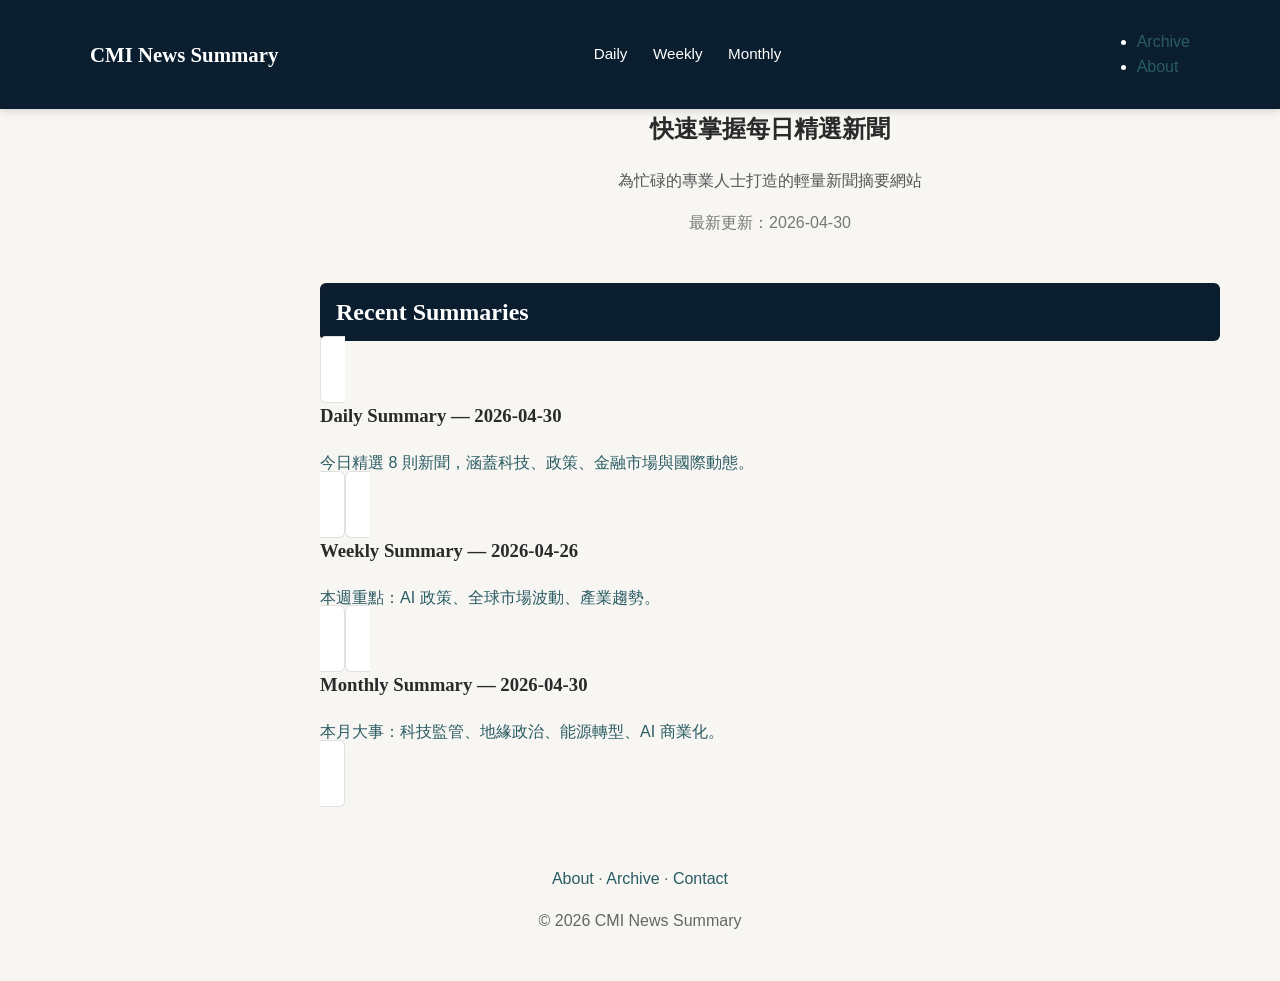
<file: index.html>
<!DOCTYPE html>
<html lang="zh-Hant">
<head>
  <meta charset="UTF-8">
  <meta name="viewport" content="width=device-width, initial-scale=1">
  <title>CMI News Summary</title>
  <link rel="stylesheet" href="styles.css">
</head>

<body>
<header class="site-header">
  <div class="header-inner">
    <div class="logo">
      <a href="index.html">CMI News Summary</a>
    </div>
  
  <nav class="nav nav-center">
    <ul>
      <li class="dropdown">
        <a href="daily/index.html">Daily</a>
        <ul class="dropdown-menu">
          <li><a href="daily/2026-04-23.html">2026-04-23</a></li>
          <li><a href="daily/2026-04-24.html">2026-04-24</a></li>
        </ul>
      </li>
  
      <li class="dropdown">
        <a href="weekly/index.html">Weekly</a>
        <ul class="dropdown-menu">
          <li><a href="weekly/2026-04-26.html">2026-04-26</a></li>
        </ul>
      </li>
  
      <li class="dropdown">
        <a href="monthly/index.html">Monthly</a>
        <ul class="dropdown-menu">
          <li><a href="monthly/2026-04-30.html">2026-04-30</a></li>
        </ul>
      </li>
    </ul>
  </nav>

      <ul>
        <li><a href="archive.html">Archive</a></li>
        <li><a href="about.html">About</a></li>
      </ul>
    </nav>
  </div>
</header>

<main class="container">

  <section class="intro">
    <h1>快速掌握每日精選新聞</h1>
    <p class="subtitle">為忙碌的專業人士打造的輕量新聞摘要網站</p>
    <p class="update-time">最新更新：2026-04-30</p>
  </section>

  <section class="recent">
    <h2>Recent Summaries</h2>

    <div class="card-grid">

      <a class="card" href="daily/2026-04-30.html">
        <h3>Daily Summary — 2026-04-30</h3>
        <p>今日精選 8 則新聞，涵蓋科技、政策、金融市場與國際動態。</p>
      </a>

      <a class="card" href="weekly/2026-04-26.html">
        <h3>Weekly Summary — 2026-04-26</h3>
        <p>本週重點：AI 政策、全球市場波動、產業趨勢。</p>
      </a>

      <a class="card" href="monthly/2026-04-30.html">
        <h3>Monthly Summary — 2026-04-30</h3>
        <p>本月大事：科技監管、地緣政治、能源轉型、AI 商業化。</p>
      </a>

    </div>
  </section>

</main>

<footer class="footer">
  <p><a href="about.html">About</a> · <a href="archive.html">Archive</a> · <a href="contact.html">Contact</a></p>
  <p class="copyright">© 2026 CMI News Summary</p>
</footer>

</body>
</html>
</file>
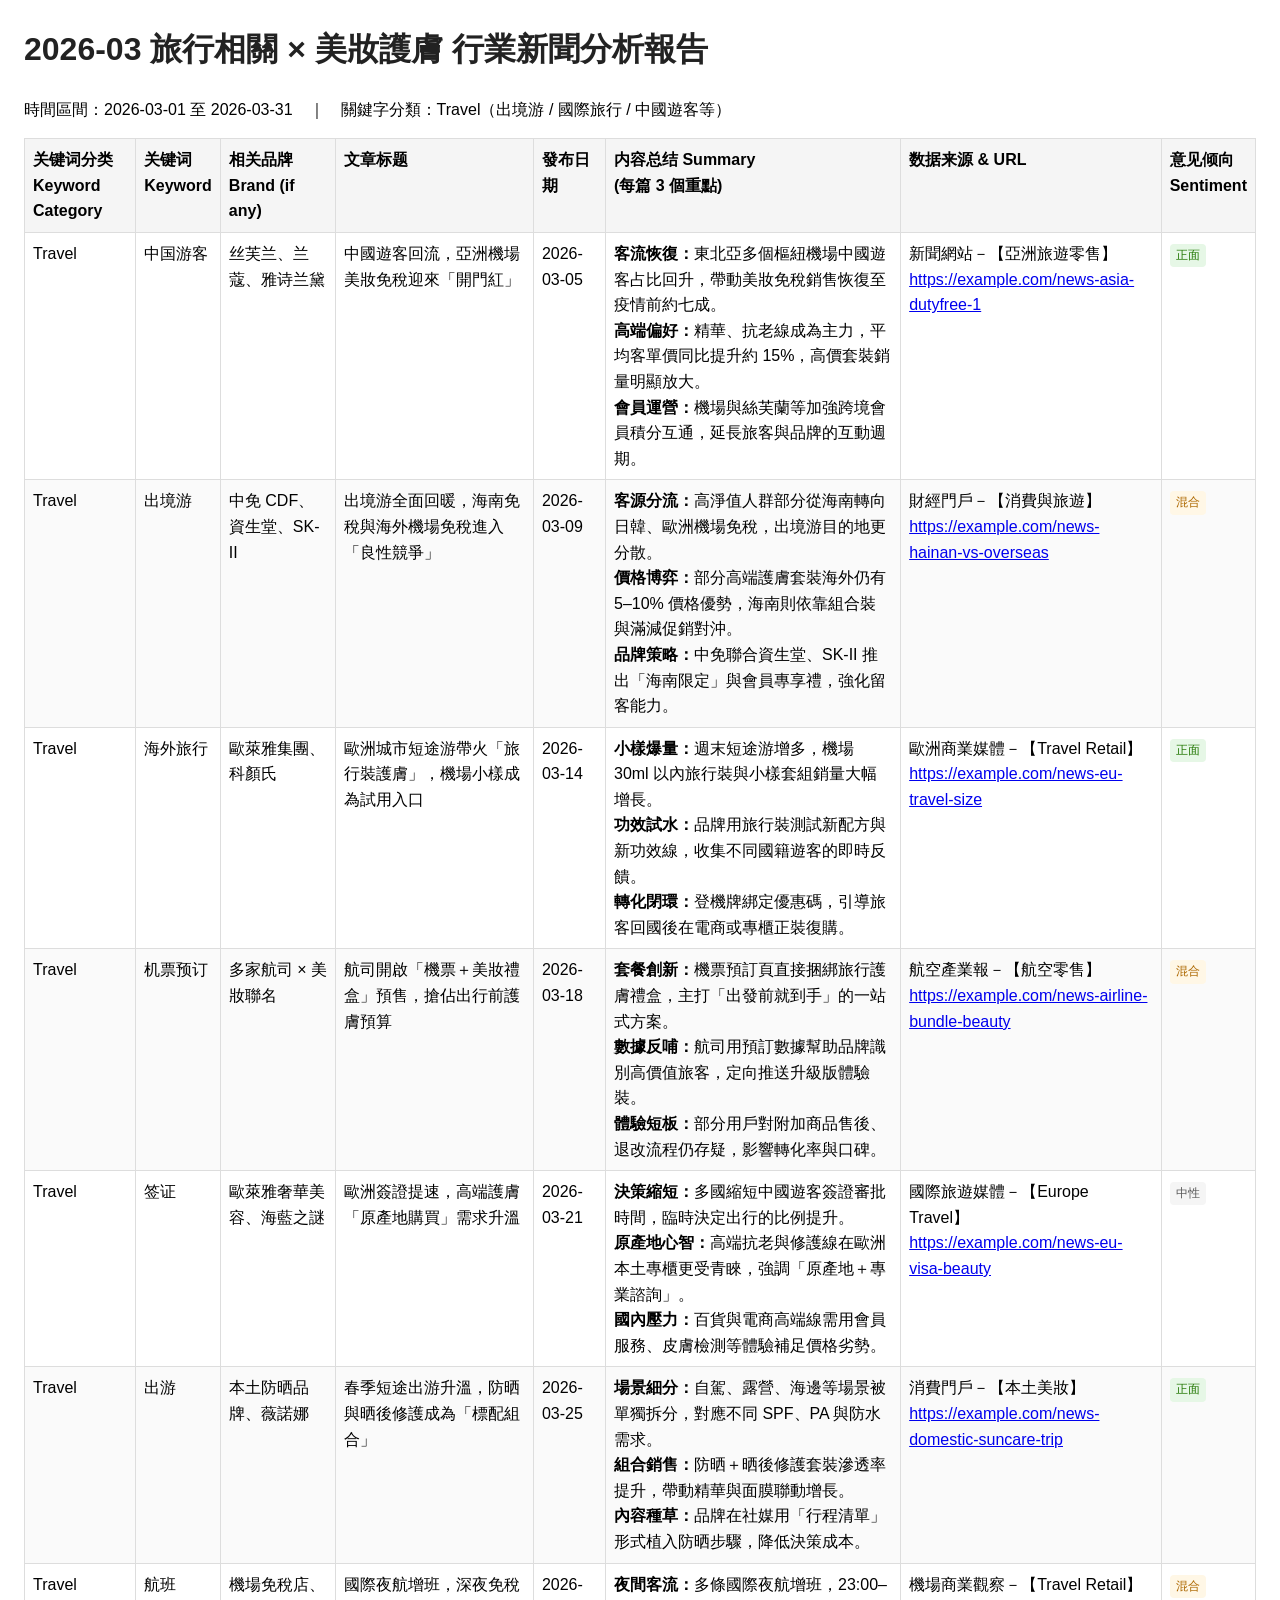
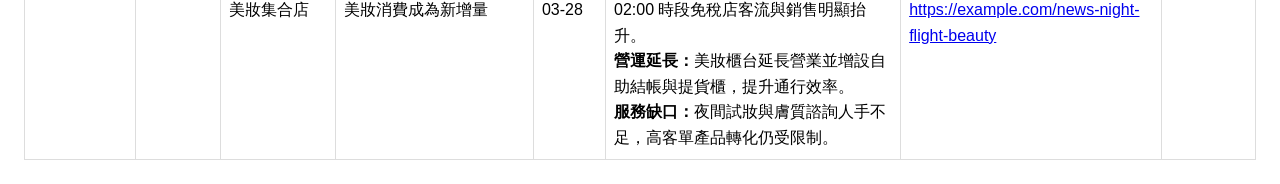
<file: 20260428_test.html>
<!DOCTYPE html>
<html lang="zh-Hans">
<head>
  <meta charset="UTF-8" />
  <title>2026-03 旅行相關美妝護膚行業新聞分析報告</title>
  <style>
    body { font-family: -apple-system, BlinkMacSystemFont, "Segoe UI", sans-serif; margin: 24px; line-height: 1.6; }
    h1, h2 { color: #222; }
    table { border-collapse: collapse; width: 100%; margin-top: 16px; }
    th, td { border: 1px solid #ddd; padding: 8px; vertical-align: top; }
    th { background: #f5f5f5; text-align: left; }
    tr:nth-child(even) { background: #fafafa; }
    .tag { display: inline-block; padding: 2px 6px; border-radius: 4px; font-size: 12px; margin-right: 4px; }
    .tag-pos { background: #e6f7e6; color: #237804; }
    .tag-neu { background: #f5f5f5; color: #595959; }
    .tag-mix { background: #fff7e6; color: #ad6800; }
  </style>
</head>
<body>
  <h1>2026-03 旅行相關 × 美妝護膚 行業新聞分析報告</h1>
  <p>時間區間：2026-03-01 至 2026-03-31　｜　關鍵字分類：Travel（出境游 / 國際旅行 / 中國遊客等）</p>

  <table>
    <thead>
      <tr>
        <th>关键词分类<br />Keyword Category</th>
        <th>关键词<br />Keyword</th>
        <th>相关品牌<br />Brand (if any)</th>
        <th>文章标题</th>
        <th>發布日期</th>
        <th>内容总结 Summary<br />(每篇 3 個重點)</th>
        <th>数据来源 &amp; URL</th>
        <th>意见倾向<br />Sentiment</th>
      </tr>
    </thead>
    <tbody>
      <tr>
        <td>Travel</td>
        <td>中国游客</td>
        <td>丝芙兰、兰蔻、雅诗兰黛</td>
        <td>中國遊客回流，亞洲機場美妝免稅迎來「開門紅」</td>
        <td>2026-03-05</td>
        <td>
          <strong>客流恢復：</strong>東北亞多個樞紐機場中國遊客占比回升，帶動美妝免稅銷售恢復至疫情前約七成。<br />
          <strong>高端偏好：</strong>精華、抗老線成為主力，平均客單價同比提升約 15%，高價套裝銷量明顯放大。<br />
          <strong>會員運營：</strong>機場與絲芙蘭等加強跨境會員積分互通，延長旅客與品牌的互動週期。
        </td>
        <td>新聞網站－【亞洲旅遊零售】<br /><a href="https://example.com/news-asia-dutyfree-1">https://example.com/news-asia-dutyfree-1</a></td>
        <td><span class="tag tag-pos">正面</span></td>
      </tr>

      <tr>
        <td>Travel</td>
        <td>出境游</td>
        <td>中免 CDF、資生堂、SK-II</td>
        <td>出境游全面回暖，海南免稅與海外機場免稅進入「良性競爭」</td>
        <td>2026-03-09</td>
        <td>
          <strong>客源分流：</strong>高淨值人群部分從海南轉向日韓、歐洲機場免稅，出境游目的地更分散。<br />
          <strong>價格博弈：</strong>部分高端護膚套裝海外仍有 5–10% 價格優勢，海南則依靠組合裝與滿減促銷對沖。<br />
          <strong>品牌策略：</strong>中免聯合資生堂、SK-II 推出「海南限定」與會員專享禮，強化留客能力。
        </td>
        <td>財經門戶－【消費與旅遊】<br /><a href="https://example.com/news-hainan-vs-overseas">https://example.com/news-hainan-vs-overseas</a></td>
        <td><span class="tag tag-mix">混合</span></td>
      </tr>

      <tr>
        <td>Travel</td>
        <td>海外旅行</td>
        <td>歐萊雅集團、科顏氏</td>
        <td>歐洲城市短途游帶火「旅行裝護膚」，機場小樣成為試用入口</td>
        <td>2026-03-14</td>
        <td>
          <strong>小樣爆量：</strong>週末短途游增多，機場 30ml 以內旅行裝與小樣套組銷量大幅增長。<br />
          <strong>功效試水：</strong>品牌用旅行裝測試新配方與新功效線，收集不同國籍遊客的即時反饋。<br />
          <strong>轉化閉環：</strong>登機牌綁定優惠碼，引導旅客回國後在電商或專櫃正裝復購。
        </td>
        <td>歐洲商業媒體－【Travel Retail】<br /><a href="https://example.com/news-eu-travel-size">https://example.com/news-eu-travel-size</a></td>
        <td><span class="tag tag-pos">正面</span></td>
      </tr>

      <tr>
        <td>Travel</td>
        <td>机票预订</td>
        <td>多家航司 × 美妝聯名</td>
        <td>航司開啟「機票＋美妝禮盒」預售，搶佔出行前護膚預算</td>
        <td>2026-03-18</td>
        <td>
          <strong>套餐創新：</strong>機票預訂頁直接捆綁旅行護膚禮盒，主打「出發前就到手」的一站式方案。<br />
          <strong>數據反哺：</strong>航司用預訂數據幫助品牌識別高價值旅客，定向推送升級版體驗裝。<br />
          <strong>體驗短板：</strong>部分用戶對附加商品售後、退改流程仍存疑，影響轉化率與口碑。
        </td>
        <td>航空產業報－【航空零售】<br /><a href="https://example.com/news-airline-bundle-beauty">https://example.com/news-airline-bundle-beauty</a></td>
        <td><span class="tag tag-mix">混合</span></td>
      </tr>

      <tr>
        <td>Travel</td>
        <td>签证</td>
        <td>歐萊雅奢華美容、海藍之謎</td>
        <td>歐洲簽證提速，高端護膚「原產地購買」需求升溫</td>
        <td>2026-03-21</td>
        <td>
          <strong>決策縮短：</strong>多國縮短中國遊客簽證審批時間，臨時決定出行的比例提升。<br />
          <strong>原產地心智：</strong>高端抗老與修護線在歐洲本土專櫃更受青睞，強調「原產地＋專業諮詢」。<br />
          <strong>國內壓力：</strong>百貨與電商高端線需用會員服務、皮膚檢測等體驗補足價格劣勢。
        </td>
        <td>國際旅遊媒體－【Europe Travel】<br /><a href="https://example.com/news-eu-visa-beauty">https://example.com/news-eu-visa-beauty</a></td>
        <td><span class="tag tag-neu">中性</span></td>
      </tr>

      <tr>
        <td>Travel</td>
        <td>出游</td>
        <td>本土防晒品牌、薇諾娜</td>
        <td>春季短途出游升溫，防晒與晒後修護成為「標配組合」</td>
        <td>2026-03-25</td>
        <td>
          <strong>場景細分：</strong>自駕、露營、海邊等場景被單獨拆分，對應不同 SPF、PA 與防水需求。<br />
          <strong>組合銷售：</strong>防晒＋晒後修護套裝滲透率提升，帶動精華與面膜聯動增長。<br />
          <strong>內容種草：</strong>品牌在社媒用「行程清單」形式植入防晒步驟，降低決策成本。
        </td>
        <td>消費門戶－【本土美妝】<br /><a href="https://example.com/news-domestic-suncare-trip">https://example.com/news-domestic-suncare-trip</a></td>
        <td><span class="tag tag-pos">正面</span></td>
      </tr>

      <tr>
        <td>Travel</td>
        <td>航班</td>
        <td>機場免稅店、美妝集合店</td>
        <td>國際夜航增班，深夜免稅美妝消費成為新增量</td>
        <td>2026-03-28</td>
        <td>
          <strong>夜間客流：</strong>多條國際夜航增班，23:00–02:00 時段免稅店客流與銷售明顯抬升。<br />
          <strong>營運延長：</strong>美妝櫃台延長營業並增設自助結帳與提貨櫃，提升通行效率。<br />
          <strong>服務缺口：</strong>夜間試妝與膚質諮詢人手不足，高客單產品轉化仍受限制。
        </td>
        <td>機場商業觀察－【Travel Retail】<br /><a href="https://example.com/news-night-flight-beauty">https://example.com/news-night-flight-beauty</a></td>
        <td><span class="tag tag-mix">混合</span></td>
      </tr>
    </tbody>
  </table>
</body>
</html>
</file>
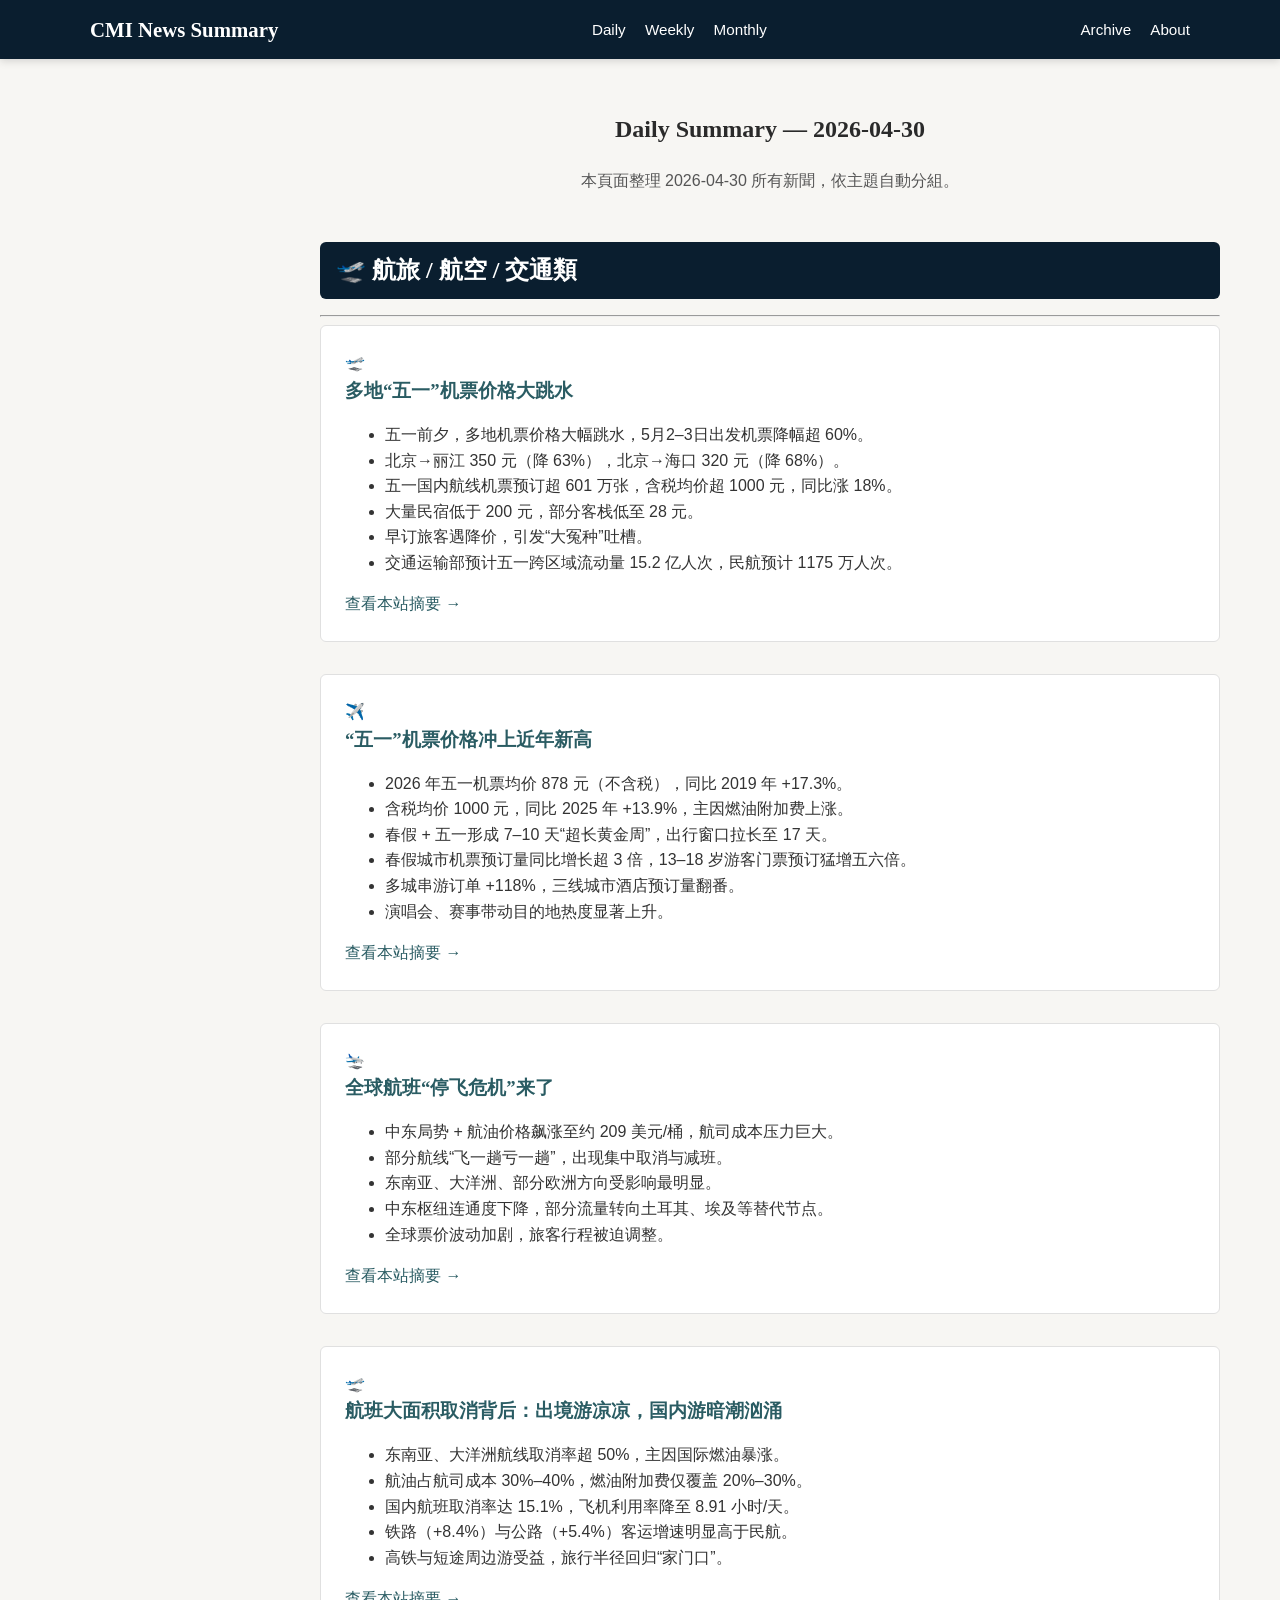
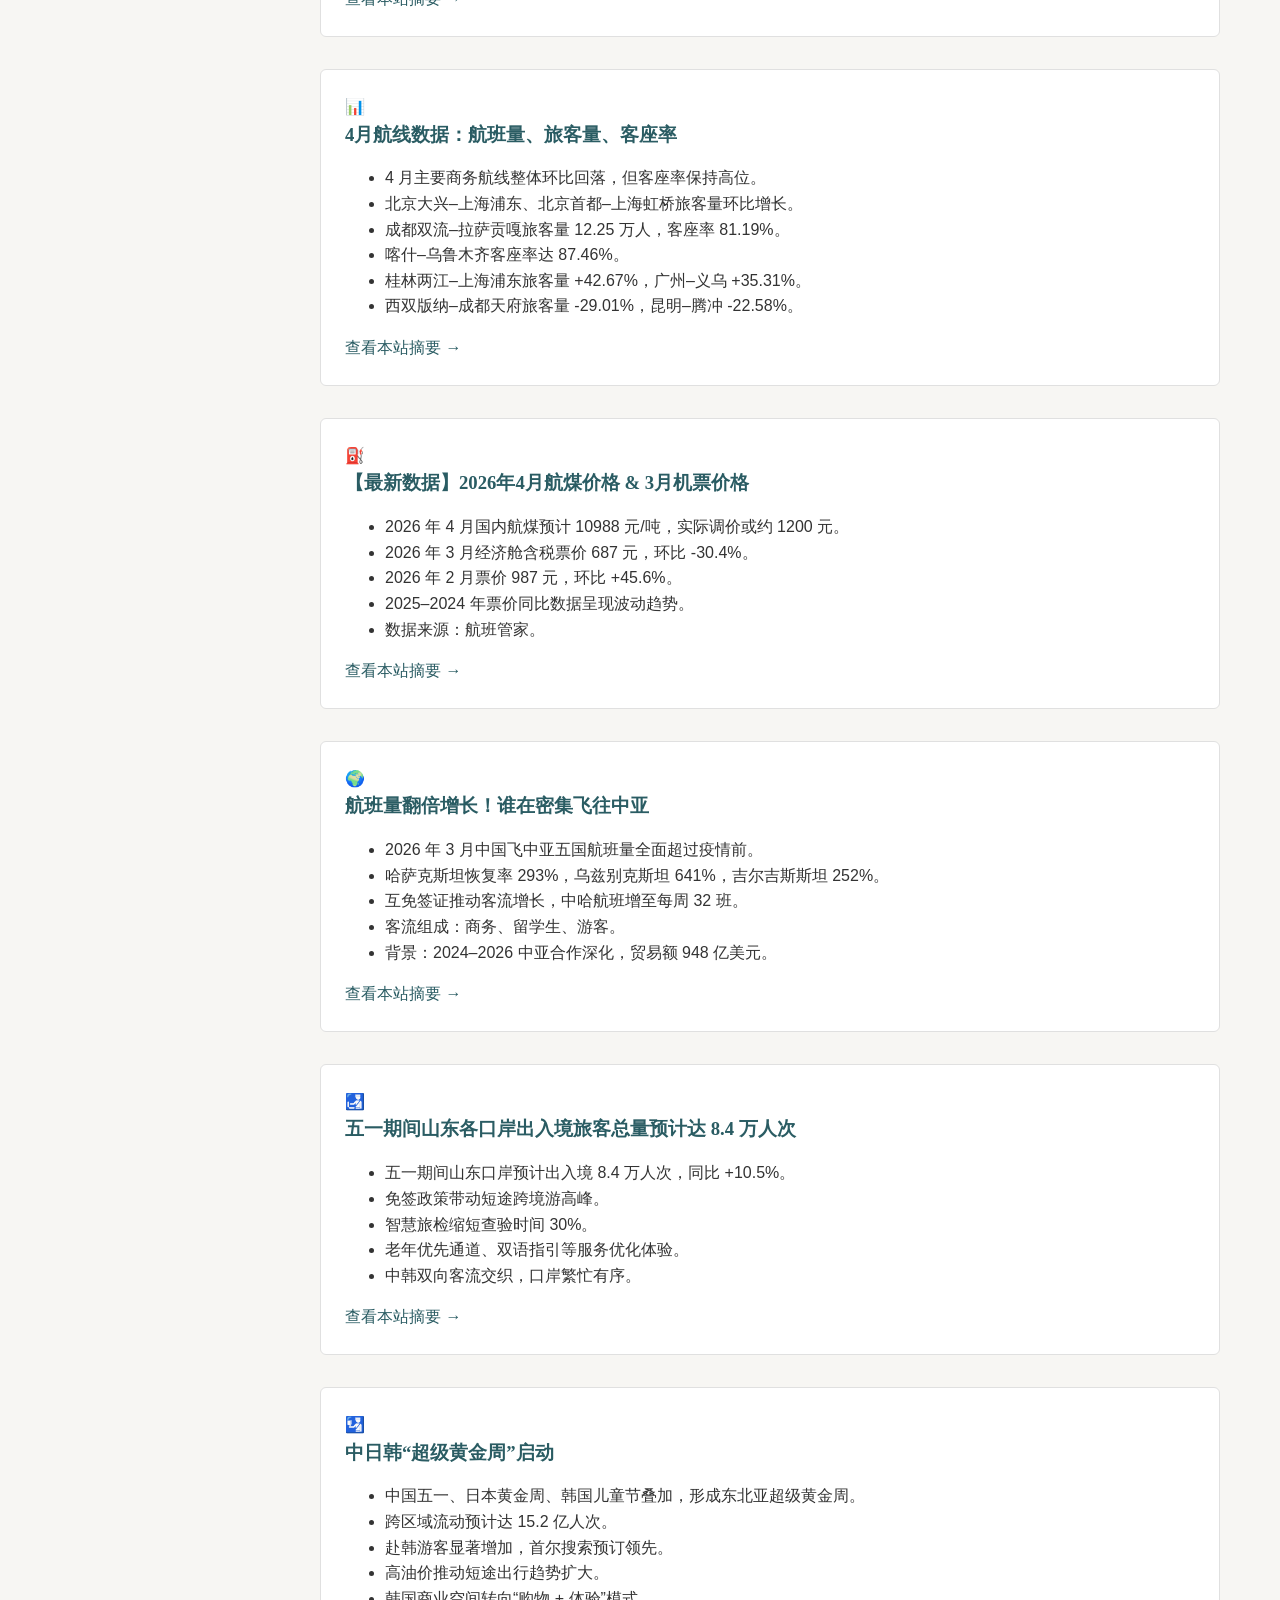
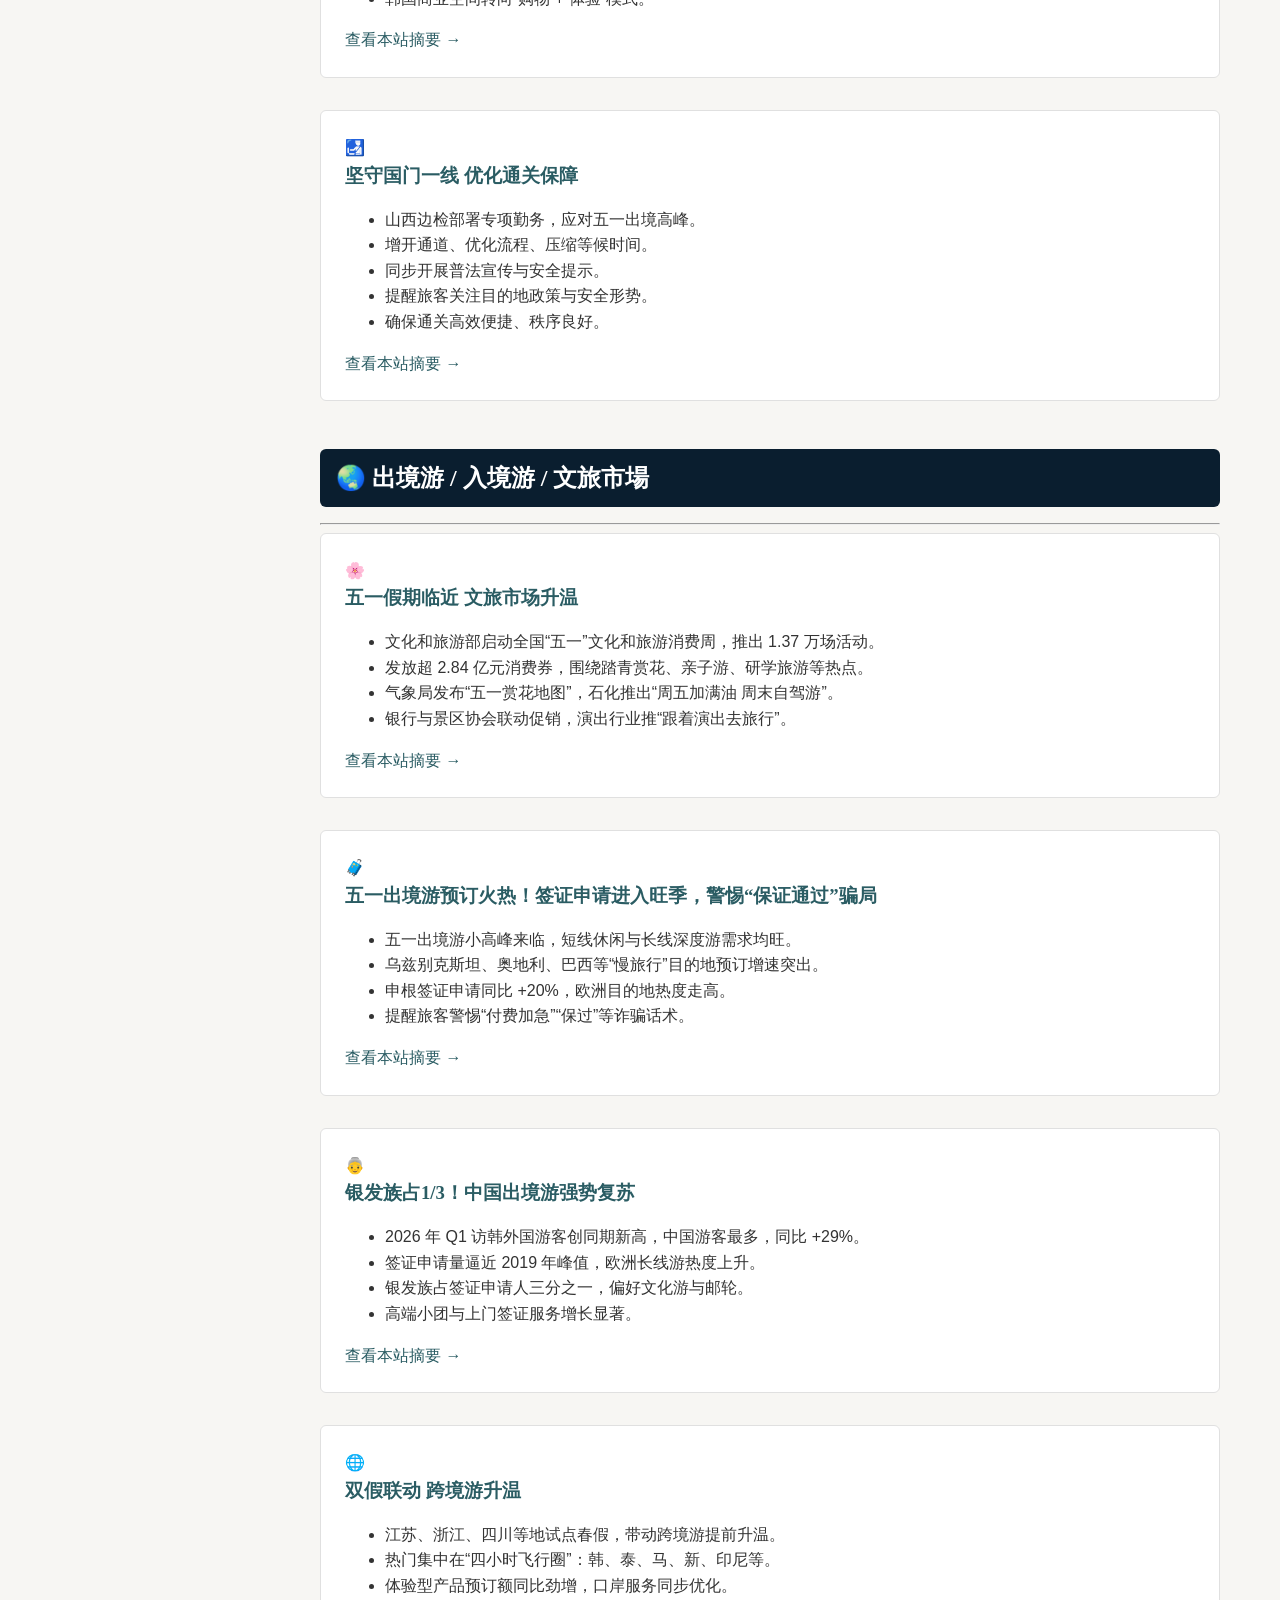
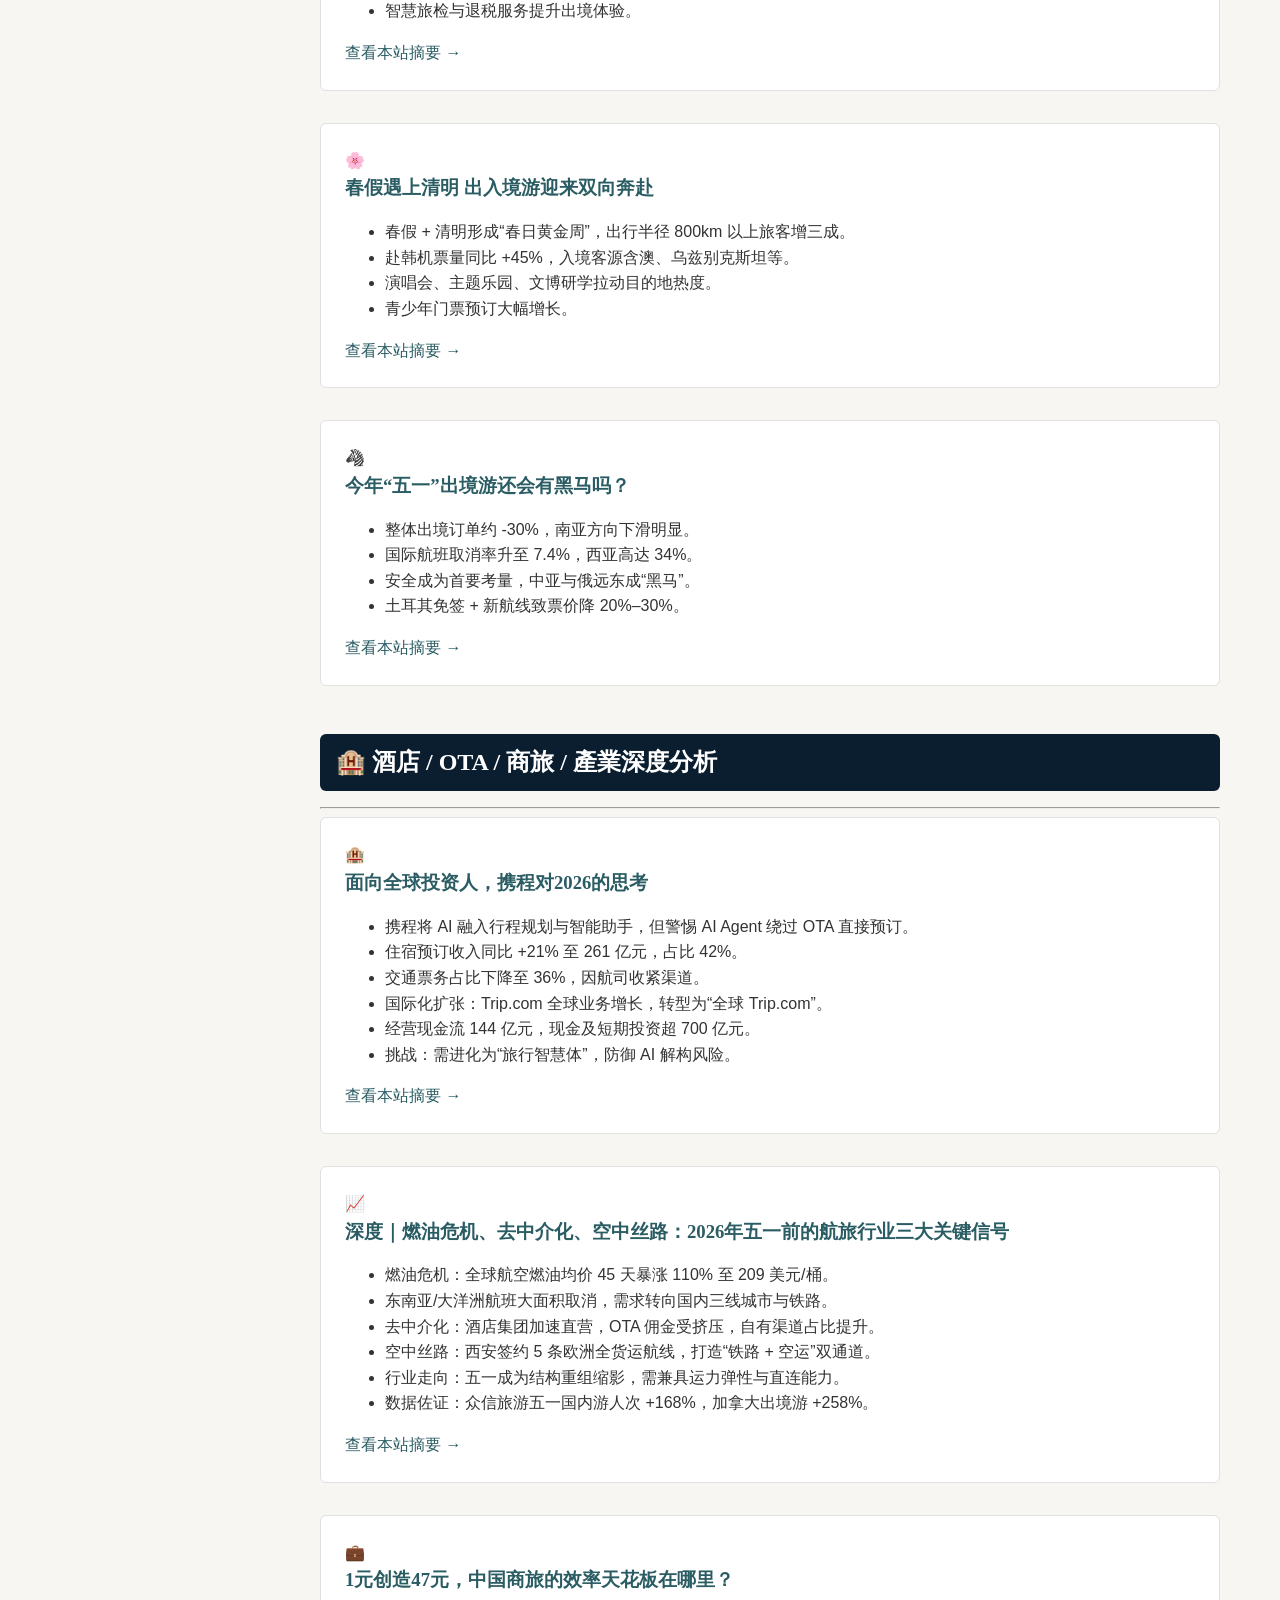
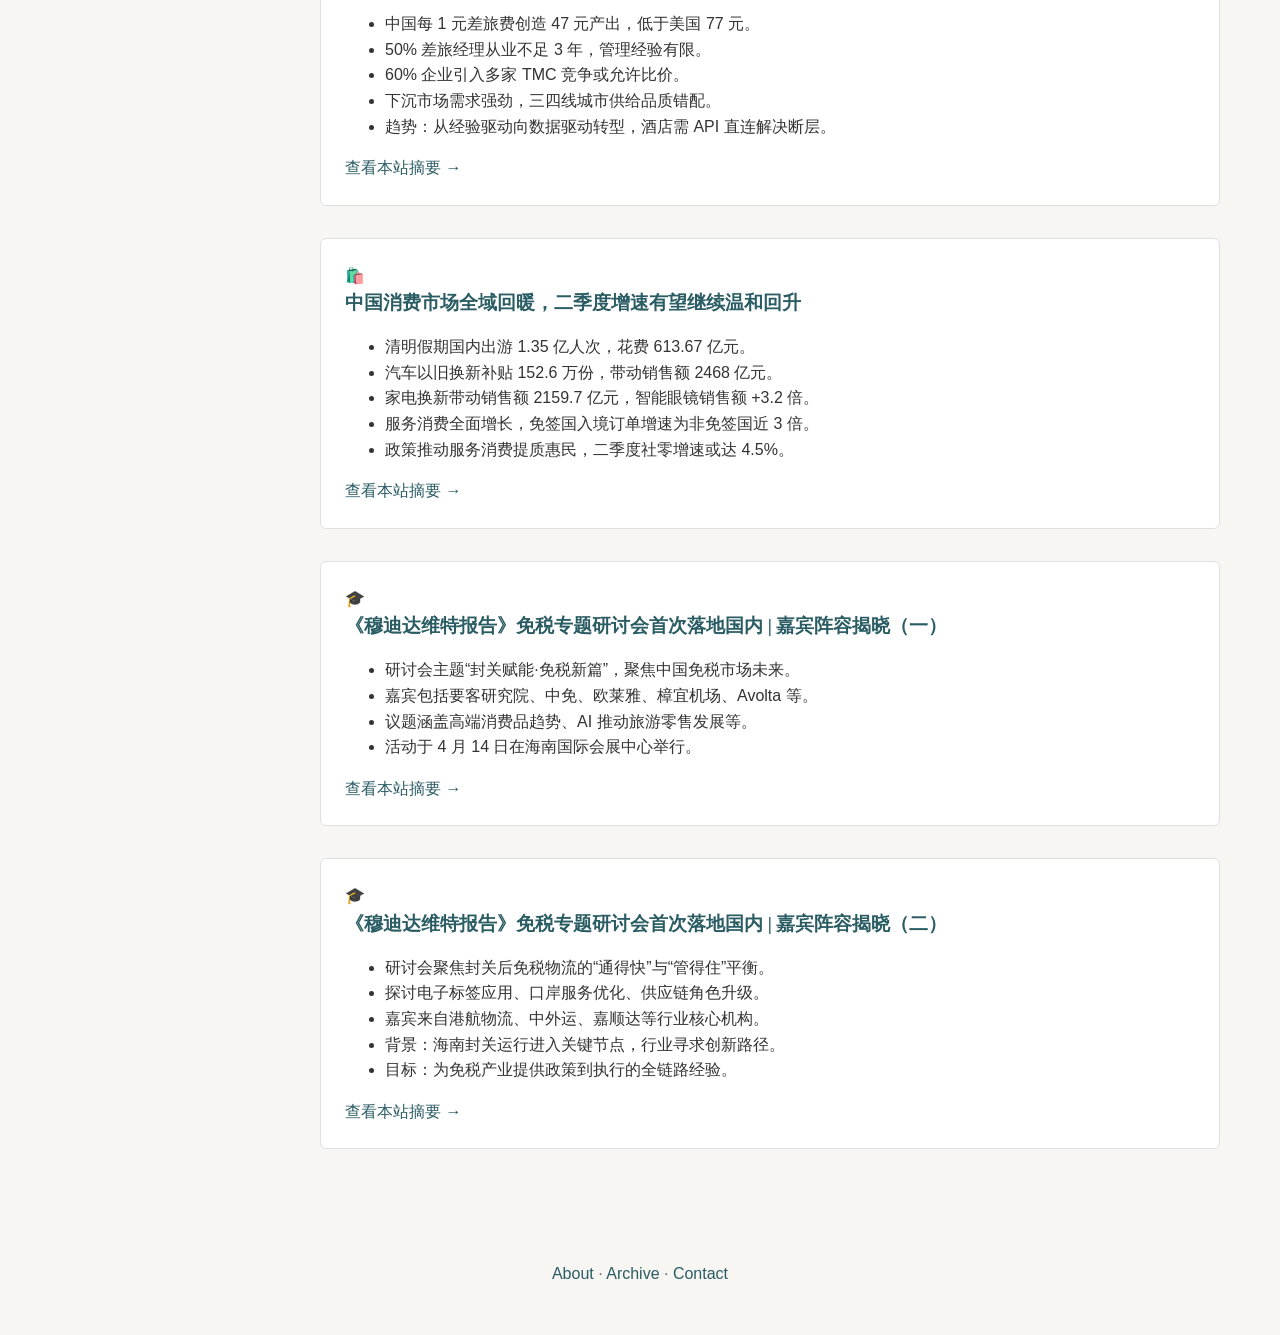
<file: daily-summary/daily_summary_20260430.html>
<!DOCTYPE html>
<html lang="zh-Hant">
<head>
  <meta charset="UTF-8">
  <meta name="viewport" content="width=device-width, initial-scale=1">
  <title>Daily Summary — 2026-04-30</title>
  <link rel="stylesheet" href="../styles.css">
</head>

<body>
<header class="site-header">
  <div class="header-inner">
    <div class="logo">
      <a href="../index.html">CMI News Summary</a>
    </div>

    <nav class="nav nav-center">
      <ul>
        <li><a href="../daily/index.html">Daily</a></li>
        <li><a href="../weekly/index.html">Weekly</a></li>
        <li><a href="../monthly/index.html">Monthly</a></li>
      </ul>
    </nav>

    <nav class="nav nav-right">
      <ul>
        <li><a href="../archive.html">Archive</a></li>
        <li><a href="../about.html">About</a></li>
      </ul>
    </nav>
  </div>
</header>

<main class="container">

  <section class="intro">
    <h1>Daily Summary — 2026-04-30</h1>
    <p class="subtitle">本頁面整理 2026-04-30 所有新聞，依主題自動分組。</p>
  </section>

  <!-- ========================= -->
  <!-- 🛫 航旅 / 航空 / 交通類 -->
  <!-- ========================= -->

  <h2>🛫 航旅 / 航空 / 交通類</h2>
  <hr class="section-divider">

  <!-- 卡片 1：多地“五一”机票价格大跳水 -->
  <div class="card">
    <div class="icon">🛫</div>
    <h3 class="card-title">
      <a href="https://mp.weixin.qq.com/s?__biz=MjM5NzM2NTMwMQ==&mid=2652127613&idx=2&sn=e711e748af14c88d804cbd1370a52783" target="_blank">
        多地“五一”机票价格大跳水
      </a>
    </h3>
    <ul>
      <li>五一前夕，多地机票价格大幅跳水，5月2–3日出发机票降幅超 60%。</li>
      <li>北京→丽江 350 元（降 63%），北京→海口 320 元（降 68%）。</li>
      <li>五一国内航线机票预订超 601 万张，含税均价超 1000 元，同比涨 18%。</li>
      <li>大量民宿低于 200 元，部分客栈低至 28 元。</li>
      <li>早订旅客遇降价，引发“大冤种”吐槽。</li>
      <li>交通运输部预计五一跨区域流动量 15.2 亿人次，民航预计 1175 万人次。</li>
    </ul>
    <a class="read-more" href="./articles/20260430_多地五一机票价格大跳水.html">查看本站摘要 →</a>
  </div>

  <!-- 卡片 2：五一机票价格冲上近年新高 -->
  <div class="card">
    <div class="icon">✈️</div>
    <h3 class="card-title">
      <a href="https://mp.weixin.qq.com/s?__biz=MjI3Njc0NTk4MQ==&mid=2650586529&idx=1&sn=3858394faa903af94191818c6af349f1" target="_blank">
        “五一”机票价格冲上近年新高
      </a>
    </h3>
    <ul>
      <li>2026 年五一机票均价 878 元（不含税），同比 2019 年 +17.3%。</li>
      <li>含税均价 1000 元，同比 2025 年 +13.9%，主因燃油附加费上涨。</li>
      <li>春假 + 五一形成 7–10 天“超长黄金周”，出行窗口拉长至 17 天。</li>
      <li>春假城市机票预订量同比增长超 3 倍，13–18 岁游客门票预订猛增五六倍。</li>
      <li>多城串游订单 +118%，三线城市酒店预订量翻番。</li>
      <li>演唱会、赛事带动目的地热度显著上升。</li>
    </ul>
    <a class="read-more" href="./articles/20260430_五一机票价格冲上近年新高.html">查看本站摘要 →</a>
  </div>

  <!-- 卡片 3：全球航班“停飞危机”来了 -->
  <div class="card">
    <div class="icon">🛬</div>
    <h3 class="card-title">
      <a href="https://www.chinanews.com.cn/gj/2026/04-28/10612209.shtml" target="_blank">
        全球航班“停飞危机”来了
      </a>
    </h3>
    <ul>
      <li>中东局势 + 航油价格飙涨至约 209 美元/桶，航司成本压力巨大。</li>
      <li>部分航线“飞一趟亏一趟”，出现集中取消与减班。</li>
      <li>东南亚、大洋洲、部分欧洲方向受影响最明显。</li>
      <li>中东枢纽连通度下降，部分流量转向土耳其、埃及等替代节点。</li>
      <li>全球票价波动加剧，旅客行程被迫调整。</li>
    </ul>
    <a class="read-more" href="./articles/20260430_全球航班停飞危机来了.html">查看本站摘要 →</a>
  </div>
  <!-- 卡片 4：航班大面积取消背后：出境游凉凉，国内游暗潮汹涌 -->
  <div class="card">
    <div class="icon">🛫</div>
    <h3 class="card-title">
      <a href="https://mp.weixin.qq.com/s?__biz=Mzg4OTM5Njg0Mg==&mid=2247503843&idx=1&sn=857b6447e70c2b82577d3e6e1345cd92" target="_blank">
        航班大面积取消背后：出境游凉凉，国内游暗潮汹涌
      </a>
    </h3>
    <ul>
      <li>东南亚、大洋洲航线取消率超 50%，主因国际燃油暴涨。</li>
      <li>航油占航司成本 30%–40%，燃油附加费仅覆盖 20%–30%。</li>
      <li>国内航班取消率达 15.1%，飞机利用率降至 8.91 小时/天。</li>
      <li>铁路（+8.4%）与公路（+5.4%）客运增速明显高于民航。</li>
      <li>高铁与短途周边游受益，旅行半径回归“家门口”。</li>
    </ul>
    <a class="read-more" href="./articles/20260430_航班大面积取消背后.html">查看本站摘要 →</a>
  </div>

  <!-- 卡片 5：4月航线数据：航班量、旅客量、客座率 -->
  <div class="card">
    <div class="icon">📊</div>
    <h3 class="card-title">
      <a href="https://mp.weixin.qq.com/s?__biz=Mzg2MzIyMTk5Mg==&mid=2247520899&idx=1&sn=88fce710b5704e9005d2cb6163edf4ac" target="_blank">
        4月航线数据：航班量、旅客量、客座率
      </a>
    </h3>
    <ul>
      <li>4 月主要商务航线整体环比回落，但客座率保持高位。</li>
      <li>北京大兴–上海浦东、北京首都–上海虹桥旅客量环比增长。</li>
      <li>成都双流–拉萨贡嘎旅客量 12.25 万人，客座率 81.19%。</li>
      <li>喀什–乌鲁木齐客座率达 87.46%。</li>
      <li>桂林两江–上海浦东旅客量 +42.67%，广州–义乌 +35.31%。</li>
      <li>西双版纳–成都天府旅客量 -29.01%，昆明–腾冲 -22.58%。</li>
    </ul>
    <a class="read-more" href="./articles/20260430_4月航线数据.html">查看本站摘要 →</a>
  </div>

  <!-- 卡片 6：【最新数据】航煤价格 & 机票价格 -->
  <div class="card">
    <div class="icon">⛽</div>
    <h3 class="card-title">
      <a href="https://mp.weixin.qq.com/s?__biz=Mzg2MzIyMTk5Mg==&mid=2247520540&idx=1&sn=57a1209179054d6570ce4bf9c48ed6af" target="_blank">
        【最新数据】2026年4月航煤价格 & 3月机票价格
      </a>
    </h3>
    <ul>
      <li>2026 年 4 月国内航煤预计 10988 元/吨，实际调价或约 1200 元。</li>
      <li>2026 年 3 月经济舱含税票价 687 元，环比 -30.4%。</li>
      <li>2026 年 2 月票价 987 元，环比 +45.6%。</li>
      <li>2025–2024 年票价同比数据呈现波动趋势。</li>
      <li>数据来源：航班管家。</li>
    </ul>
    <a class="read-more" href="./articles/20260430_航煤机票最新数据.html">查看本站摘要 →</a>
  </div>

  <!-- 卡片 7：航班量翻倍增长！谁在密集飞往中亚 -->
  <div class="card">
    <div class="icon">🌍</div>
    <h3 class="card-title">
      <a href="https://mp.weixin.qq.com/s?__biz=MjM5MTM3NTMwNA==&mid=2661721296&idx=1&sn=3693bbdfd6bd1599dde1d807879370cf" target="_blank">
        航班量翻倍增长！谁在密集飞往中亚
      </a>
    </h3>
    <ul>
      <li>2026 年 3 月中国飞中亚五国航班量全面超过疫情前。</li>
      <li>哈萨克斯坦恢复率 293%，乌兹别克斯坦 641%，吉尔吉斯斯坦 252%。</li>
      <li>互免签证推动客流增长，中哈航班增至每周 32 班。</li>
      <li>客流组成：商务、留学生、游客。</li>
      <li>背景：2024–2026 中亚合作深化，贸易额 948 亿美元。</li>
    </ul>
    <a class="read-more" href="./articles/20260430_航班量飞往中亚.html">查看本站摘要 →</a>
  </div>

  <!-- 卡片 8：五一期间山东各口岸出入境旅客量 -->
  <div class="card">
    <div class="icon">🛃</div>
    <h3 class="card-title">
      <a href="https://news.sina.com.cn/zx/gj/2026-04-30/doc-inhwhkue6274743.shtml" target="_blank">
        五一期间山东各口岸出入境旅客总量预计达 8.4 万人次
      </a>
    </h3>
    <ul>
      <li>五一期间山东口岸预计出入境 8.4 万人次，同比 +10.5%。</li>
      <li>免签政策带动短途跨境游高峰。</li>
      <li>智慧旅检缩短查验时间 30%。</li>
      <li>老年优先通道、双语指引等服务优化体验。</li>
      <li>中韩双向客流交织，口岸繁忙有序。</li>
    </ul>
    <a class="read-more" href="./articles/20260430_山东口岸出入境.html">查看本站摘要 →</a>
  </div>

  <!-- 卡片 9：中日韩“超级黄金周”启动 -->
  <div class="card">
    <div class="icon">🛂</div>
    <h3 class="card-title">
      <a href="https://k.sina.com.cn/article_5953189932_162d6782c06704746a.html" target="_blank">
        中日韩“超级黄金周”启动
      </a>
    </h3>
    <ul>
      <li>中国五一、日本黄金周、韩国儿童节叠加，形成东北亚超级黄金周。</li>
      <li>跨区域流动预计达 15.2 亿人次。</li>
      <li>赴韩游客显著增加，首尔搜索预订领先。</li>
      <li>高油价推动短途出行趋势扩大。</li>
      <li>韩国商业空间转向“购物 + 体验”模式。</li>
    </ul>
    <a class="read-more" href="./articles/20260430_中日韩超级黄金周.html">查看本站摘要 →</a>
  </div>

  <!-- 卡片 10：坚守国门一线 优化通关保障 -->
  <div class="card">
    <div class="icon">🛃</div>
    <h3 class="card-title">
      <a href="http://www.sx.chinanews.com.cn/news/2026/0430/248477.html" target="_blank">
        坚守国门一线 优化通关保障
      </a>
    </h3>
    <ul>
      <li>山西边检部署专项勤务，应对五一出境高峰。</li>
      <li>增开通道、优化流程、压缩等候时间。</li>
      <li>同步开展普法宣传与安全提示。</li>
      <li>提醒旅客关注目的地政策与安全形势。</li>
      <li>确保通关高效便捷、秩序良好。</li>
    </ul>
    <a class="read-more" href="./articles/20260430_山西边检通关保障.html">查看本站摘要 →</a>
  </div>
  <!-- ========================= -->
  <!-- 🌏 出境游 / 入境游 / 文旅市場 -->
  <!-- ========================= -->

  <h2>🌏 出境游 / 入境游 / 文旅市場</h2>
  <hr class="section-divider">

  <!-- 卡片 1：五一假期临近 文旅市场升温 -->
  <div class="card">
    <div class="icon">🌸</div>
    <h3 class="card-title">
      <a href="https://mp.weixin.qq.com/s?__biz=MzA3NjkwNg==mid=2647653664&idx=1&sn=0d851c5f64c62078c9e60134ed2b5f2e" target="_blank">
        五一假期临近 文旅市场升温
      </a>
    </h3>
    <ul>
      <li>文化和旅游部启动全国“五一”文化和旅游消费周，推出 1.37 万场活动。</li>
      <li>发放超 2.84 亿元消费券，围绕踏青赏花、亲子游、研学旅游等热点。</li>
      <li>气象局发布“五一赏花地图”，石化推出“周五加满油 周末自驾游”。</li>
      <li>银行与景区协会联动促销，演出行业推“跟着演出去旅行”。</li>
    </ul>
    <a class="read-more" href="./articles/20260430_五一假期临近文旅市场升温.html">查看本站摘要 →</a>
  </div>

  <!-- 卡片 2：五一出境游预订火热 -->
  <div class="card">
    <div class="icon">🧳</div>
    <h3 class="card-title">
      <a href="https://so.html5.qq.com/page/real/search_news?docid=70000021_37169e835e633052" target="_blank">
        五一出境游预订火热！签证申请进入旺季，警惕“保证通过”骗局
      </a>
    </h3>
    <ul>
      <li>五一出境游小高峰来临，短线休闲与长线深度游需求均旺。</li>
      <li>乌兹别克斯坦、奥地利、巴西等“慢旅行”目的地预订增速突出。</li>
      <li>申根签证申请同比 +20%，欧洲目的地热度走高。</li>
      <li>提醒旅客警惕“付费加急”“保过”等诈骗话术。</li>
    </ul>
    <a class="read-more" href="./articles/20260430_五一出境游预订火热.html">查看本站摘要 →</a>
  </div>

  <!-- 卡片 3：银发族占1/3！中国出境游强势复苏 -->
  <div class="card">
    <div class="icon">👵</div>
    <h3 class="card-title">
      <a href="https://finance.eastmoney.com/a/202604203710522476.html" target="_blank">
        银发族占1/3！中国出境游强势复苏
      </a>
    </h3>
    <ul>
      <li>2026 年 Q1 访韩外国游客创同期新高，中国游客最多，同比 +29%。</li>
      <li>签证申请量逼近 2019 年峰值，欧洲长线游热度上升。</li>
      <li>银发族占签证申请人三分之一，偏好文化游与邮轮。</li>
      <li>高端小团与上门签证服务增长显著。</li>
    </ul>
    <a class="read-more" href="./articles/20260430_银发族出境游复苏.html">查看本站摘要 →</a>
  </div>

  <!-- 卡片 4：双假联动 跨境游升温 -->
  <div class="card">
    <div class="icon">🌐</div>
    <h3 class="card-title">
      <a href="https://tradeinservices.mofcom.gov.cn/article/news/gnxw/202604/182478.html" target="_blank">
        双假联动 跨境游升温
      </a>
    </h3>
    <ul>
      <li>江苏、浙江、四川等地试点春假，带动跨境游提前升温。</li>
      <li>热门集中在“四小时飞行圈”：韩、泰、马、新、印尼等。</li>
      <li>体验型产品预订额同比劲增，口岸服务同步优化。</li>
      <li>智慧旅检与退税服务提升出境体验。</li>
    </ul>
    <a class="read-more" href="./articles/20260430_双假联动跨境游升温.html">查看本站摘要 →</a>
  </div>

  <!-- 卡片 5：春假遇上清明 出入境游迎来双向奔赴 -->
  <div class="card">
    <div class="icon">🌸</div>
    <h3 class="card-title">
      <a href="https://travel.sohu.com/a/1004950134_355475" target="_blank">
        春假遇上清明 出入境游迎来双向奔赴
      </a>
    </h3>
    <ul>
      <li>春假 + 清明形成“春日黄金周”，出行半径 800km 以上旅客增三成。</li>
      <li>赴韩机票量同比 +45%，入境客源含澳、乌兹别克斯坦等。</li>
      <li>演唱会、主题乐园、文博研学拉动目的地热度。</li>
      <li>青少年门票预订大幅增长。</li>
    </ul>
    <a class="read-more" href="./articles/20260430_春假清明出入境游.html">查看本站摘要 →</a>
  </div>

  <!-- 卡片 6：今年“五一”出境游还会有黑马吗？ -->
  <div class="card">
    <div class="icon">🦓</div>
    <h3 class="card-title">
      <a href="https://news.qq.com/rain/a/20260425A074L600?suid=&media_id=" target="_blank">
        今年“五一”出境游还会有黑马吗？
      </a>
    </h3>
    <ul>
      <li>整体出境订单约 -30%，南亚方向下滑明显。</li>
      <li>国际航班取消率升至 7.4%，西亚高达 34%。</li>
      <li>安全成为首要考量，中亚与俄远东成“黑马”。</li>
      <li>土耳其免签 + 新航线致票价降 20%–30%。</li>
    </ul>
    <a class="read-more" href="./articles/20260430_五一出境游黑马.html">查看本站摘要 →</a>
  </div>
  <!-- ========================= -->
  <!-- 🏨 酒店 / OTA / 商旅 / 產業深度分析 -->
  <!-- ========================= -->

  <h2>🏨 酒店 / OTA / 商旅 / 產業深度分析</h2>
  <hr class="section-divider">

  <!-- 卡片 1：面向全球投资人，携程对2026的思考 -->
  <div class="card">
    <div class="icon">🏨</div>
    <h3 class="card-title">
      <a href="https://mp.weixin.qq.com/s?__biz=Mzg4OTM5Njg0Mg==&mid=2247504402&idx=1&sn=6851bdadcbc8faea9909302d1206dd0d" target="_blank">
        面向全球投资人，携程对2026的思考
      </a>
    </h3>
    <ul>
      <li>携程将 AI 融入行程规划与智能助手，但警惕 AI Agent 绕过 OTA 直接预订。</li>
      <li>住宿预订收入同比 +21% 至 261 亿元，占比 42%。</li>
      <li>交通票务占比下降至 36%，因航司收紧渠道。</li>
      <li>国际化扩张：Trip.com 全球业务增长，转型为“全球 Trip.com”。</li>
      <li>经营现金流 144 亿元，现金及短期投资超 700 亿元。</li>
      <li>挑战：需进化为“旅行智慧体”，防御 AI 解构风险。</li>
    </ul>
    <a class="read-more" href="./articles/20260430_携程对2026的思考.html">查看本站摘要 →</a>
  </div>

  <!-- 卡片 2：深度｜燃油危机、去中介化、空中丝路 -->
  <div class="card">
    <div class="icon">📈</div>
    <h3 class="card-title">
      <a href="https://mp.weixin.qq.com/s?src=11&timestamp=1777728018&ver=6696&signature=YGTvw8notwYNA9cvgfuId5XgRa6XpkKV-moRByfEPJ7VPiqyUMrcMz6J0bGL0Yz1m9yfc3X4WgXJEA2LX7aTQiN9vdxKH5-jNDDpUPfQip5ENsaSewUlJX-2nmSsi*" target="_blank">
        深度｜燃油危机、去中介化、空中丝路：2026年五一前的航旅行业三大关键信号
      </a>
    </h3>
    <ul>
      <li>燃油危机：全球航空燃油均价 45 天暴涨 110% 至 209 美元/桶。</li>
      <li>东南亚/大洋洲航班大面积取消，需求转向国内三线城市与铁路。</li>
      <li>去中介化：酒店集团加速直营，OTA 佣金受挤压，自有渠道占比提升。</li>
      <li>空中丝路：西安签约 5 条欧洲全货运航线，打造“铁路 + 空运”双通道。</li>
      <li>行业走向：五一成为结构重组缩影，需兼具运力弹性与直连能力。</li>
      <li>数据佐证：众信旅游五一国内游人次 +168%，加拿大出境游 +258%。</li>
    </ul>
    <a class="read-more" href="./articles/20260430_燃油危机去中介化空中丝路.html">查看本站摘要 →</a>
  </div>

  <!-- 卡片 3：1元创造47元，中国商旅的效率天花板在哪里？ -->
  <div class="card">
    <div class="icon">💼</div>
    <h3 class="card-title">
      <a href="https://mp.weixin.qq.com/s?__biz=Mzg4OTM5Njg0Mg==&mid=2247503802&idx=1&sn=0bc179553e4c1dd5eb7285813d184dde" target="_blank">
        1元创造47元，中国商旅的效率天花板在哪里？
      </a>
    </h3>
    <ul>
      <li>中国每 1 元差旅费创造 47 元产出，低于美国 77 元。</li>
      <li>50% 差旅经理从业不足 3 年，管理经验有限。</li>
      <li>60% 企业引入多家 TMC 竞争或允许比价。</li>
      <li>下沉市场需求强劲，三四线城市供给品质错配。</li>
      <li>趋势：从经验驱动向数据驱动转型，酒店需 API 直连解决断层。</li>
    </ul>
    <a class="read-more" href="./articles/20260430_中国商旅效率天花板.html">查看本站摘要 →</a>
  </div>

  <!-- 卡片 4：中国消费市场全域回暖 -->
  <div class="card">
    <div class="icon">🛍️</div>
    <h3 class="card-title">
      <a href="https://mp.weixin.qq.com/s?__biz=MTU1OTI4NDM4MQ==&mid=2652290888&idx=2&sn=720b8f8bbca0cf1e9b1815346c56767e" target="_blank">
        中国消费市场全域回暖，二季度增速有望继续温和回升
      </a>
    </h3>
    <ul>
      <li>清明假期国内出游 1.35 亿人次，花费 613.67 亿元。</li>
      <li>汽车以旧换新补贴 152.6 万份，带动销售额 2468 亿元。</li>
      <li>家电换新带动销售额 2159.7 亿元，智能眼镜销售额 +3.2 倍。</li>
      <li>服务消费全面增长，免签国入境订单增速为非免签国近 3 倍。</li>
      <li>政策推动服务消费提质惠民，二季度社零增速或达 4.5%。</li>
    </ul>
    <a class="read-more" href="./articles/20260430_中国消费市场回暖.html">查看本站摘要 →</a>
  </div>

  <!-- 卡片 5：穆迪达维特报告免税专题研讨会（一） -->
  <div class="card">
    <div class="icon">🎓</div>
    <h3 class="card-title">
      <a href="https://mp.weixin.qq.com/s?__biz=MzkyMDUxMDk5MQ==&mid=2247517591&idx=1&sn=aa6e3b1a52bb20879a1dbe805c7e644e" target="_blank">
        《穆迪达维特报告》免税专题研讨会首次落地国内 | 嘉宾阵容揭晓（一）
      </a>
    </h3>
    <ul>
      <li>研讨会主题“封关赋能·免税新篇”，聚焦中国免税市场未来。</li>
      <li>嘉宾包括要客研究院、中免、欧莱雅、樟宜机场、Avolta 等。</li>
      <li>议题涵盖高端消费品趋势、AI 推动旅游零售发展等。</li>
      <li>活动于 4 月 14 日在海南国际会展中心举行。</li>
    </ul>
    <a class="read-more" href="./articles/20260430_穆迪达维特报告研讨会一.html">查看本站摘要 →</a>
  </div>

    <!-- 卡片 6：穆迪达维特报告免税专题研讨会（二） -->
  <div class="card">
    <div class="icon">🎓</div>
    <h3 class="card-title">
      <a href="https://mp.weixin.qq.com/s?__biz=MzkyMDUxMDk5MQ==&mid=2247517634&idx=1&sn=8b7788711da7035947293bc43837730f" target="_blank">
        《穆迪达维特报告》免税专题研讨会首次落地国内 | 嘉宾阵容揭晓（二）
      </a>
    </h3>
    <ul>
      <li>研讨会聚焦封关后免税物流的“通得快”与“管得住”平衡。</li>
      <li>探讨电子标签应用、口岸服务优化、供应链角色升级。</li>
      <li>嘉宾来自港航物流、中外运、嘉顺达等行业核心机构。</li>
      <li>背景：海南封关运行进入关键节点，行业寻求创新路径。</li>
      <li>目标：为免税产业提供政策到执行的全链路经验。</li>
    </ul>
    <a class="read-more" href="./articles/20260430_穆迪达维特报告研讨会二.html">查看本站摘要 →</a>
  </div>

</main>

<footer class="footer">
  <p><a href="../about.html">About</a> · <a href="../archive.html">Archive</a> · <a href="../contact.html">Contact</a></p>
</footer>

</body>
</html>
</file>
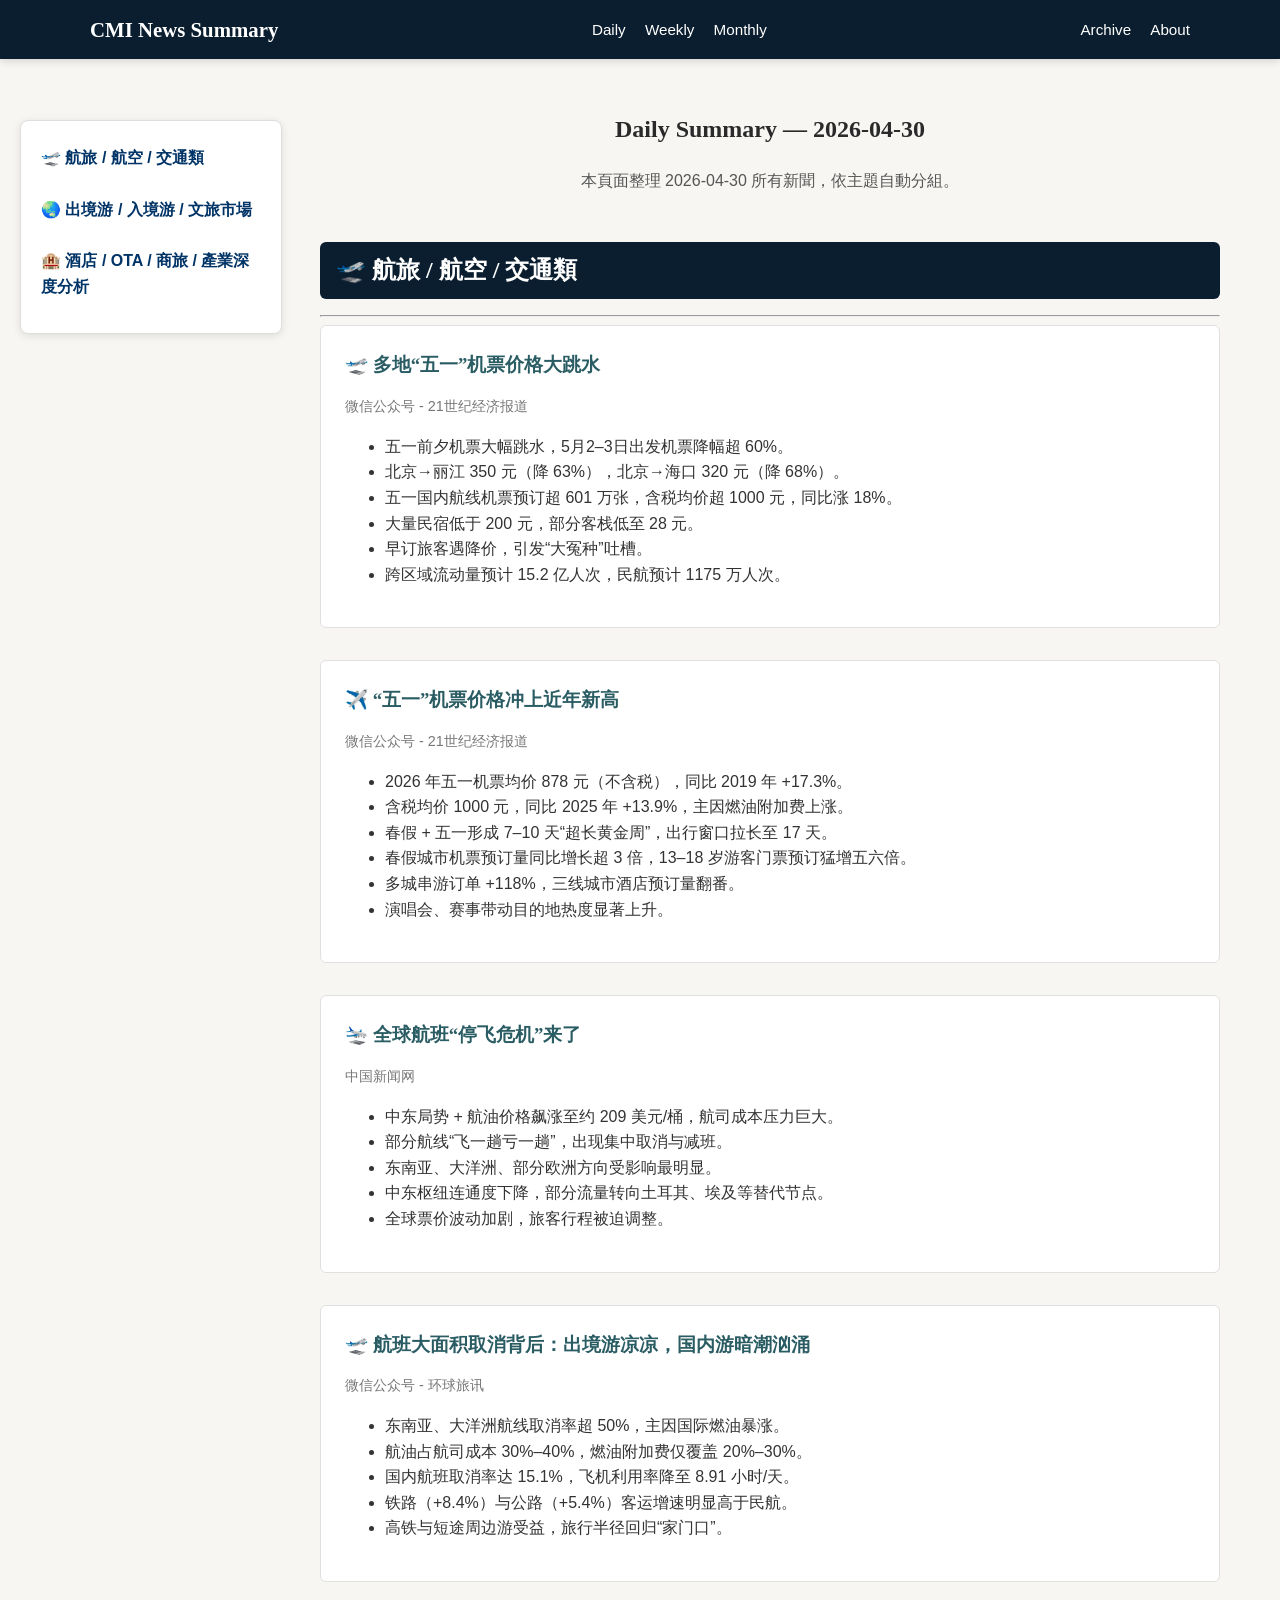
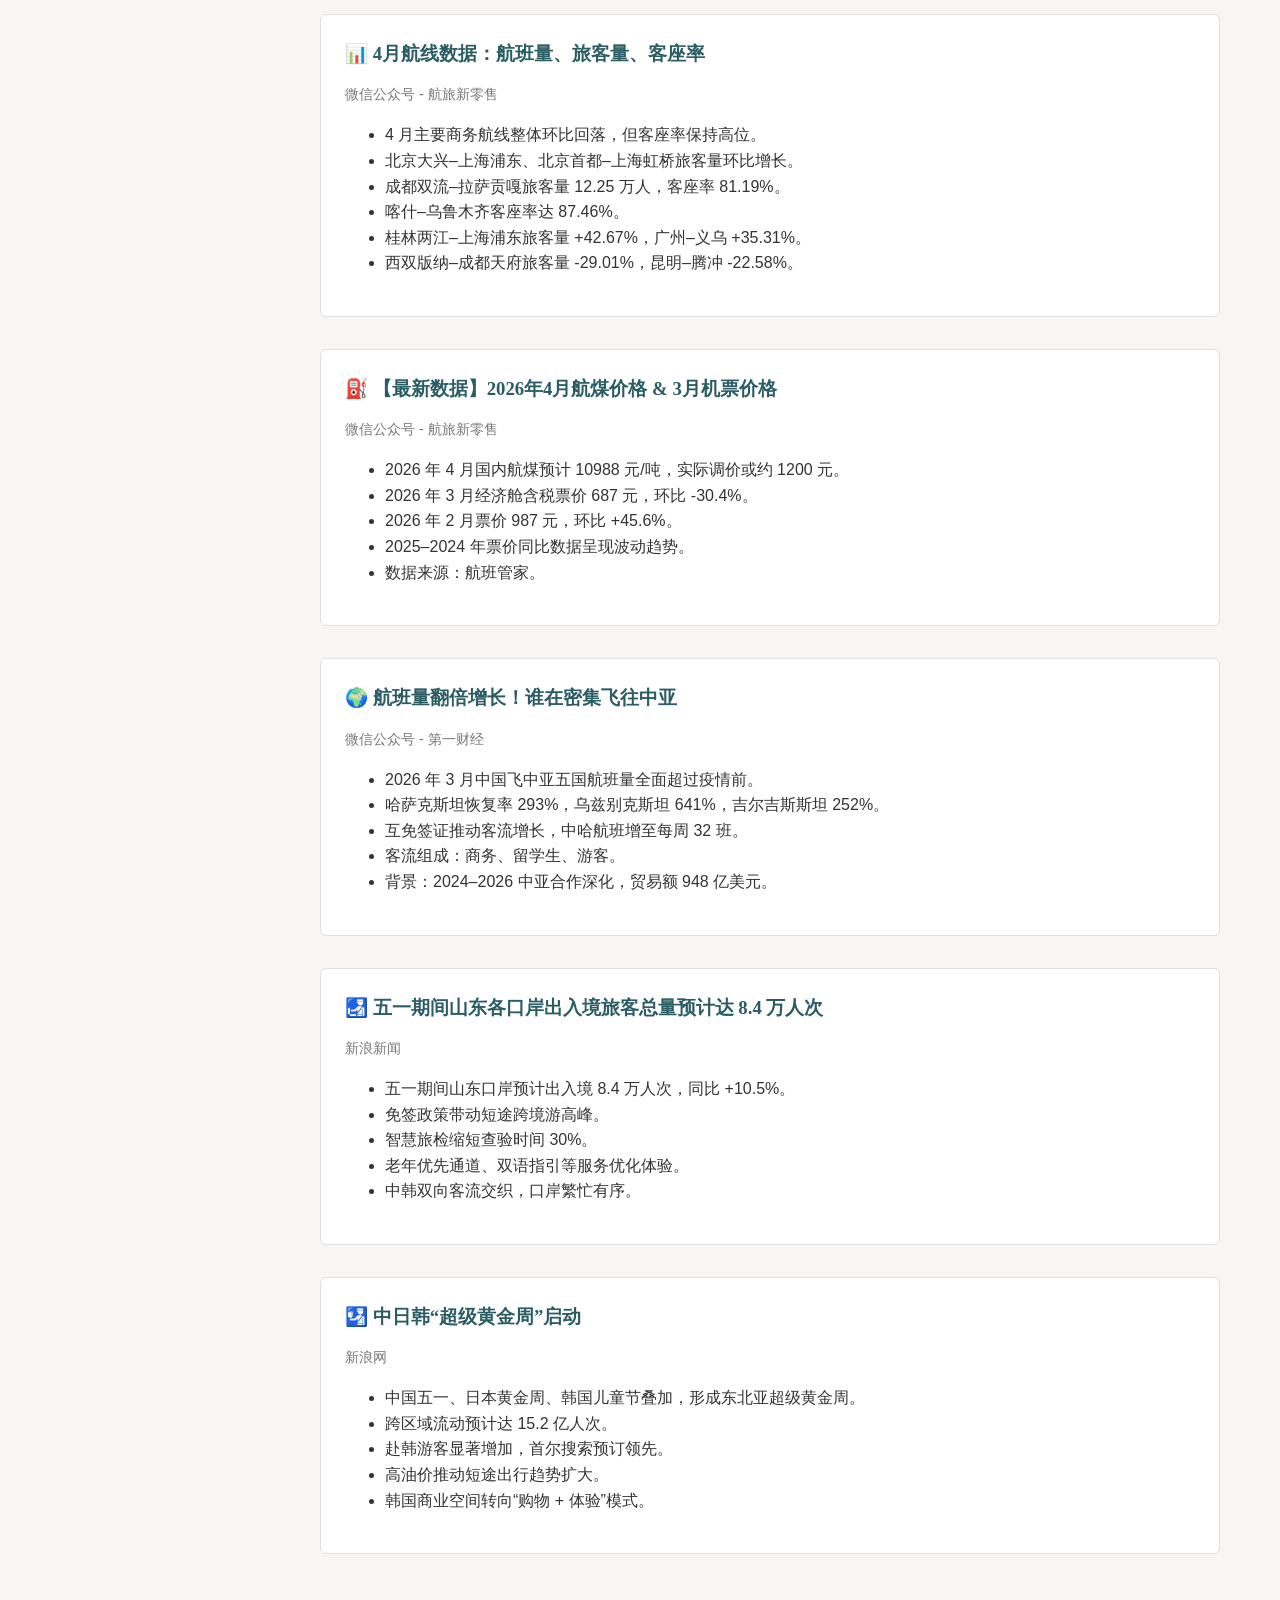
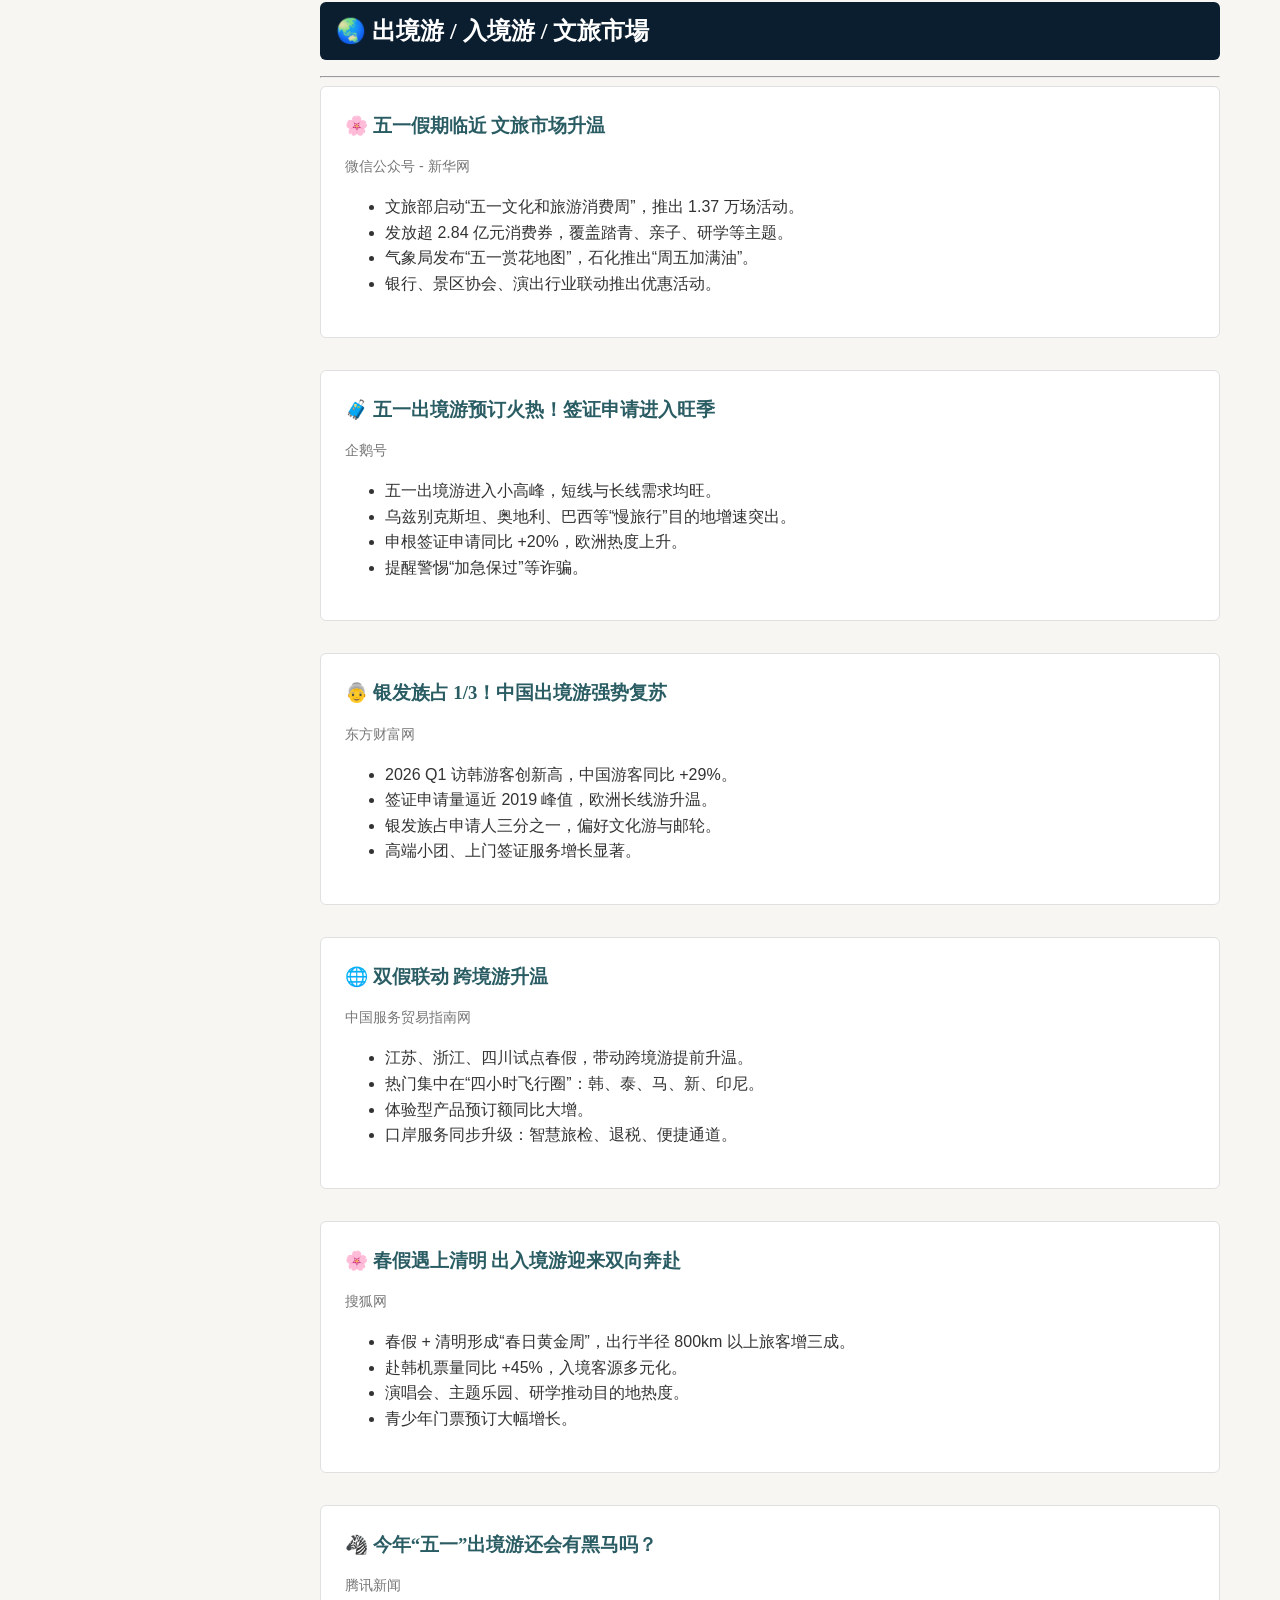
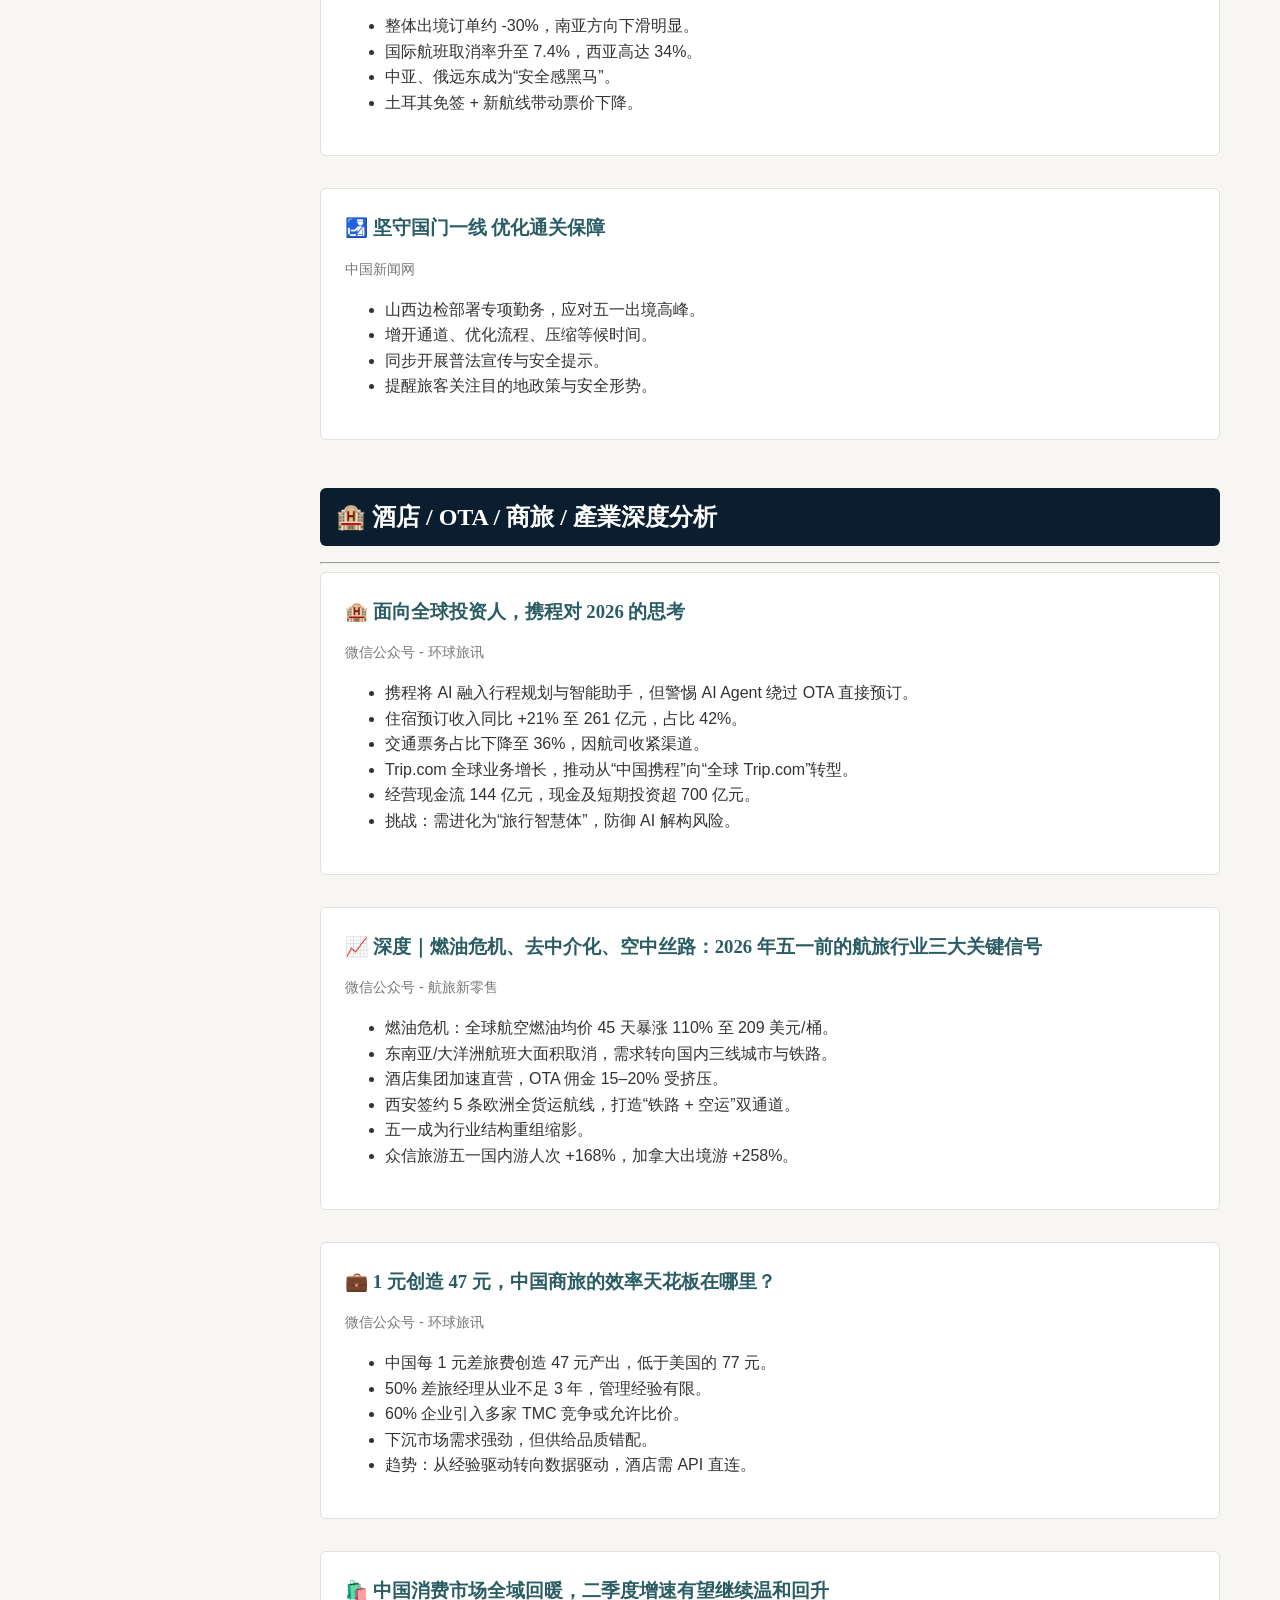
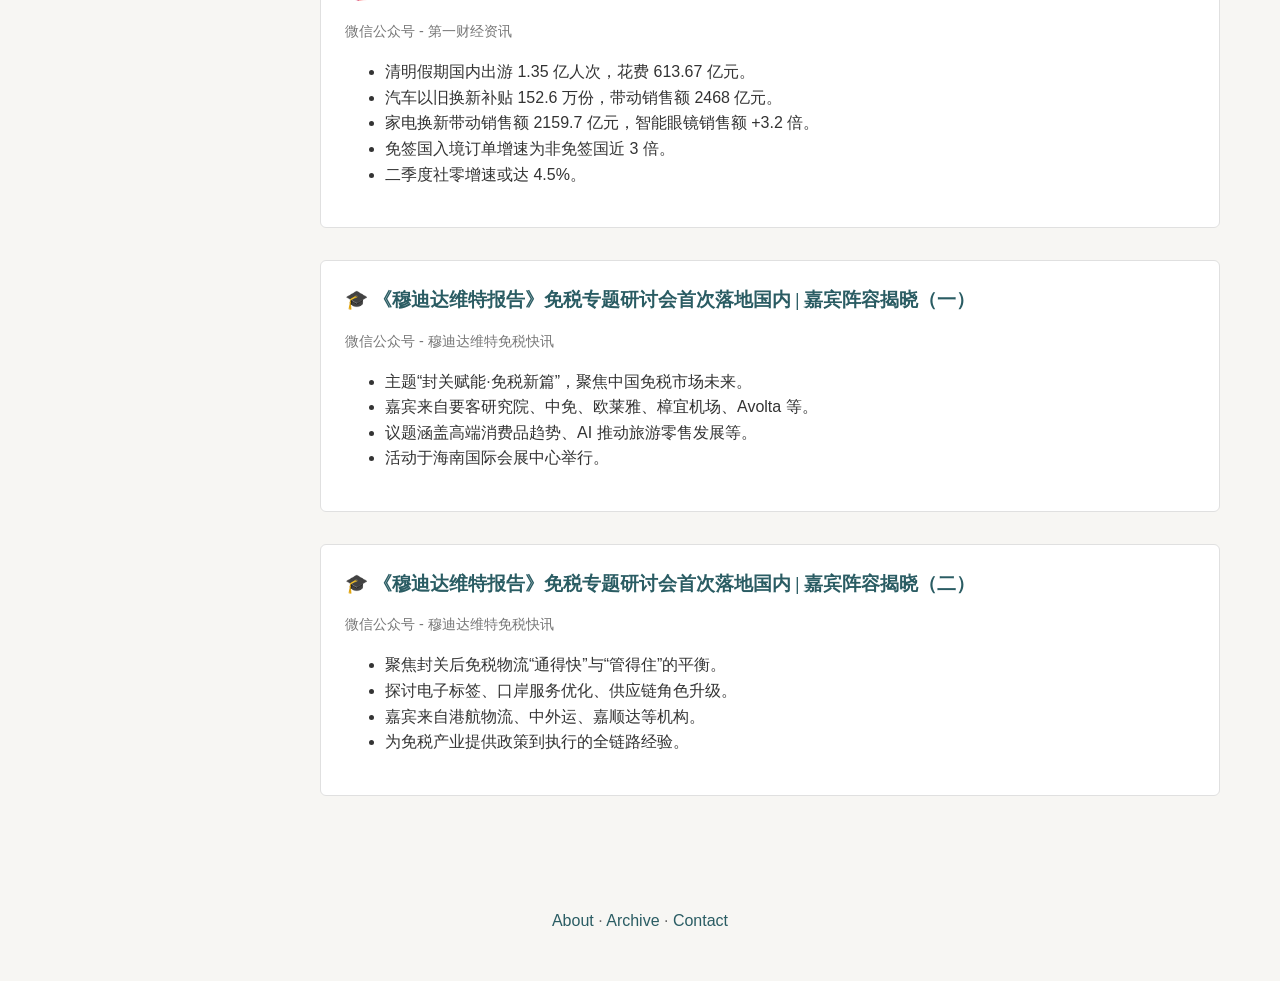
<file: daily-summary/daily_summary_20260430_v0.2.html>
<!DOCTYPE html>
<html lang="zh-Hant">
<head>
  <meta charset="UTF-8">
  <meta name="viewport" content="width=device-width, initial-scale=1">
  <title>Daily Summary — 2026-04-30</title>
  <link rel="stylesheet" href="../styles.css">
</head>

<body>
<header class="site-header">
  <div class="header-inner">
    <div class="logo">
      <a href="../index.html">CMI News Summary</a>
    </div>
    <nav class="nav nav-center">
      <ul>
        <li><a href="../daily/index.html">Daily</a></li>
        <li><a href="../weekly/index.html">Weekly</a></li>
        <li><a href="../monthly/index.html">Monthly</a></li>
      </ul>
    </nav>
    <nav class="nav nav-right">
      <ul>
        <li><a href="../archive.html">Archive</a></li>
        <li><a href="../about.html">About</a></li>
      </ul>
    </nav>
  </div>
</header>

<!-- 左側懸浮索引 -->
<nav class="side-nav">
  <ul>
    <li><a href="#cat-air">🛫 航旅 / 航空 / 交通類</a></li>
    <li><a href="#cat-travel">🌏 出境游 / 入境游 / 文旅市場</a></li>
    <li><a href="#cat-hotel">🏨 酒店 / OTA / 商旅 / 產業深度分析</a></li>
  </ul>
</nav>

<main class="container">

  <section class="intro">
    <h1>Daily Summary — 2026-04-30</h1>
    <p class="subtitle">本頁面整理 2026-04-30 所有新聞，依主題自動分組。</p>
  </section>

  <!-- ========================= -->
  <!-- 🛫 航旅 / 航空 / 交通類 -->
  <!-- ========================= -->
  <h2 id="cat-air">🛫 航旅 / 航空 / 交通類</h2>
  <hr class="section-divider">

  <div class="card">
    <h3 class="card-title">
      <span class="icon">🛫</span>
      <a href="https://mp.weixin.qq.com/s?__biz=MjM5NzM2NTMwMQ==&mid=2652127613&idx=2&sn=e711e748af14c88d804cbd1370a52783" target="_blank">
        多地“五一”机票价格大跳水
      </a>
    </h3>
    <p class="source">微信公众号 - 21世纪经济报道</p>
    <ul>
      <li>五一前夕机票大幅跳水，5月2–3日出发机票降幅超 60%。</li>
      <li>北京→丽江 350 元（降 63%），北京→海口 320 元（降 68%）。</li>
      <li>五一国内航线机票预订超 601 万张，含税均价超 1000 元，同比涨 18%。</li>
      <li>大量民宿低于 200 元，部分客栈低至 28 元。</li>
      <li>早订旅客遇降价，引发“大冤种”吐槽。</li>
      <li>跨区域流动量预计 15.2 亿人次，民航预计 1175 万人次。</li>
    </ul>
  </div>

  <div class="card">
    <h3 class="card-title">
      <span class="icon">✈️</span>
      <a href="https://mp.weixin.qq.com/s?__biz=MjI3Njc0NTk4MQ==&mid=2650586529&idx=1&sn=3858394faa903af94191818c6af349f1" target="_blank">
        “五一”机票价格冲上近年新高
      </a>
    </h3>
    <p class="source">微信公众号 - 21世纪经济报道</p>
    <ul>
      <li>2026 年五一机票均价 878 元（不含税），同比 2019 年 +17.3%。</li>
      <li>含税均价 1000 元，同比 2025 年 +13.9%，主因燃油附加费上涨。</li>
      <li>春假 + 五一形成 7–10 天“超长黄金周”，出行窗口拉长至 17 天。</li>
      <li>春假城市机票预订量同比增长超 3 倍，13–18 岁游客门票预订猛增五六倍。</li>
      <li>多城串游订单 +118%，三线城市酒店预订量翻番。</li>
      <li>演唱会、赛事带动目的地热度显著上升。</li>
    </ul>
  </div>
  <div class="card">
    <h3 class="card-title">
      <span class="icon">🛬</span>
      <a href="https://www.chinanews.com.cn/gj/2026/04-28/10612209.shtml" target="_blank">
        全球航班“停飞危机”来了
      </a>
    </h3>
    <p class="source">中国新闻网</p>
    <ul>
      <li>中东局势 + 航油价格飙涨至约 209 美元/桶，航司成本压力巨大。</li>
      <li>部分航线“飞一趟亏一趟”，出现集中取消与减班。</li>
      <li>东南亚、大洋洲、部分欧洲方向受影响最明显。</li>
      <li>中东枢纽连通度下降，部分流量转向土耳其、埃及等替代节点。</li>
      <li>全球票价波动加剧，旅客行程被迫调整。</li>
    </ul>
  </div>

  <div class="card">
    <h3 class="card-title">
      <span class="icon">🛫</span>
      <a href="https://mp.weixin.qq.com/s?__biz=Mzg4OTM5Njg0Mg==&mid=2247503843&idx=1&sn=857b6447e70c2b82577d3e6e1345cd92" target="_blank">
        航班大面积取消背后：出境游凉凉，国内游暗潮汹涌
      </a>
    </h3>
    <p class="source">微信公众号 - 环球旅讯</p>
    <ul>
      <li>东南亚、大洋洲航线取消率超 50%，主因国际燃油暴涨。</li>
      <li>航油占航司成本 30%–40%，燃油附加费仅覆盖 20%–30%。</li>
      <li>国内航班取消率达 15.1%，飞机利用率降至 8.91 小时/天。</li>
      <li>铁路（+8.4%）与公路（+5.4%）客运增速明显高于民航。</li>
      <li>高铁与短途周边游受益，旅行半径回归“家门口”。</li>
    </ul>
  </div>

  <div class="card">
    <h3 class="card-title">
      <span class="icon">📊</span>
      <a href="https://mp.weixin.qq.com/s?__biz=Mzg2MzIyMTk5Mg==&mid=2247520899&idx=1&sn=88fce710b5704e9005d2cb6163edf4ac" target="_blank">
        4月航线数据：航班量、旅客量、客座率
      </a>
    </h3>
    <p class="source">微信公众号 - 航旅新零售</p>
    <ul>
      <li>4 月主要商务航线整体环比回落，但客座率保持高位。</li>
      <li>北京大兴–上海浦东、北京首都–上海虹桥旅客量环比增长。</li>
      <li>成都双流–拉萨贡嘎旅客量 12.25 万人，客座率 81.19%。</li>
      <li>喀什–乌鲁木齐客座率达 87.46%。</li>
      <li>桂林两江–上海浦东旅客量 +42.67%，广州–义乌 +35.31%。</li>
      <li>西双版纳–成都天府旅客量 -29.01%，昆明–腾冲 -22.58%。</li>
    </ul>
  </div>

  <div class="card">
    <h3 class="card-title">
      <span class="icon">⛽</span>
      <a href="https://mp.weixin.qq.com/s?__biz=Mzg2MzIyMTk5Mg==&mid=2247520540&idx=1&sn=57a1209179054d6570ce4bf9c48ed6af" target="_blank">
        【最新数据】2026年4月航煤价格 & 3月机票价格
      </a>
    </h3>
    <p class="source">微信公众号 - 航旅新零售</p>
    <ul>
      <li>2026 年 4 月国内航煤预计 10988 元/吨，实际调价或约 1200 元。</li>
      <li>2026 年 3 月经济舱含税票价 687 元，环比 -30.4%。</li>
      <li>2026 年 2 月票价 987 元，环比 +45.6%。</li>
      <li>2025–2024 年票价同比数据呈现波动趋势。</li>
      <li>数据来源：航班管家。</li>
    </ul>
  </div>

  <div class="card">
    <h3 class="card-title">
      <span class="icon">🌍</span>
      <a href="https://mp.weixin.qq.com/s?__biz=MjM5MTM3NTMwNA==&mid=2661721296&idx=1&sn=3693bbdfd6bd1599dde1d807879370cf" target="_blank">
        航班量翻倍增长！谁在密集飞往中亚
      </a>
    </h3>
    <p class="source">微信公众号 - 第一财经</p>
    <ul>
      <li>2026 年 3 月中国飞中亚五国航班量全面超过疫情前。</li>
      <li>哈萨克斯坦恢复率 293%，乌兹别克斯坦 641%，吉尔吉斯斯坦 252%。</li>
      <li>互免签证推动客流增长，中哈航班增至每周 32 班。</li>
      <li>客流组成：商务、留学生、游客。</li>
      <li>背景：2024–2026 中亚合作深化，贸易额 948 亿美元。</li>
    </ul>
  </div>

  <div class="card">
    <h3 class="card-title">
      <span class="icon">🛃</span>
      <a href="https://news.sina.com.cn/zx/gj/2026-04-30/doc-inhwhkue6274743.shtml" target="_blank">
        五一期间山东各口岸出入境旅客总量预计达 8.4 万人次
      </a>
    </h3>
    <p class="source">新浪新闻</p>
    <ul>
      <li>五一期间山东口岸预计出入境 8.4 万人次，同比 +10.5%。</li>
      <li>免签政策带动短途跨境游高峰。</li>
      <li>智慧旅检缩短查验时间 30%。</li>
      <li>老年优先通道、双语指引等服务优化体验。</li>
      <li>中韩双向客流交织，口岸繁忙有序。</li>
    </ul>
  </div>

  <div class="card">
    <h3 class="card-title">
      <span class="icon">🛂</span>
      <a href="https://k.sina.com.cn/article_5953189932_162d6782c06704746a.html" target="_blank">
        中日韩“超级黄金周”启动
      </a>
    </h3>
    <p class="source">新浪网</p>
    <ul>
      <li>中国五一、日本黄金周、韩国儿童节叠加，形成东北亚超级黄金周。</li>
      <li>跨区域流动预计达 15.2 亿人次。</li>
      <li>赴韩游客显著增加，首尔搜索预订领先。</li>
      <li>高油价推动短途出行趋势扩大。</li>
      <li>韩国商业空间转向“购物 + 体验”模式。</li>
    </ul>
  </div>
  <!-- ========================= -->
  <!-- 🌏 出境游 / 入境游 / 文旅市場 -->
  <!-- ========================= -->

  <h2 id="cat-travel">🌏 出境游 / 入境游 / 文旅市場</h2>
  <hr class="section-divider">

  <div class="card">
    <h3 class="card-title">
      <span class="icon">🌸</span>
      <a href="https://mp.weixin.qq.com/s?__biz=MzA3NjkwNg==mid=2647653664&idx=1&sn=0d851c5f64c62078c9e60134ed2b5f2e" target="_blank">
        五一假期临近 文旅市场升温
      </a>
    </h3>
    <p class="source">微信公众号 - 新华网</p>
    <ul>
      <li>文旅部启动“五一文化和旅游消费周”，推出 1.37 万场活动。</li>
      <li>发放超 2.84 亿元消费券，覆盖踏青、亲子、研学等主题。</li>
      <li>气象局发布“五一赏花地图”，石化推出“周五加满油”。</li>
      <li>银行、景区协会、演出行业联动推出优惠活动。</li>
    </ul>
  </div>

  <div class="card">
    <h3 class="card-title">
      <span class="icon">🧳</span>
      <a href="https://so.html5.qq.com/page/real/search_news?docid=70000021_37169e835e633052" target="_blank">
        五一出境游预订火热！签证申请进入旺季
      </a>
    </h3>
    <p class="source">企鹅号</p>
    <ul>
      <li>五一出境游进入小高峰，短线与长线需求均旺。</li>
      <li>乌兹别克斯坦、奥地利、巴西等“慢旅行”目的地增速突出。</li>
      <li>申根签证申请同比 +20%，欧洲热度上升。</li>
      <li>提醒警惕“加急保过”等诈骗。</li>
    </ul>
  </div>

  <div class="card">
    <h3 class="card-title">
      <span class="icon">👵</span>
      <a href="https://finance.eastmoney.com/a/202604203710522476.html" target="_blank">
        银发族占 1/3！中国出境游强势复苏
      </a>
    </h3>
    <p class="source">东方财富网</p>
    <ul>
      <li>2026 Q1 访韩游客创新高，中国游客同比 +29%。</li>
      <li>签证申请量逼近 2019 峰值，欧洲长线游升温。</li>
      <li>银发族占申请人三分之一，偏好文化游与邮轮。</li>
      <li>高端小团、上门签证服务增长显著。</li>
    </ul>
  </div>

  <div class="card">
    <h3 class="card-title">
      <span class="icon">🌐</span>
      <a href="https://tradeinservices.mofcom.gov.cn/article/news/gnxw/202604/182478.html" target="_blank">
        双假联动 跨境游升温
      </a>
    </h3>
    <p class="source">中国服务贸易指南网</p>
    <ul>
      <li>江苏、浙江、四川试点春假，带动跨境游提前升温。</li>
      <li>热门集中在“四小时飞行圈”：韩、泰、马、新、印尼。</li>
      <li>体验型产品预订额同比大增。</li>
      <li>口岸服务同步升级：智慧旅检、退税、便捷通道。</li>
    </ul>
  </div>

  <div class="card">
    <h3 class="card-title">
      <span class="icon">🌸</span>
      <a href="https://travel.sohu.com/a/1004950134_355475" target="_blank">
        春假遇上清明 出入境游迎来双向奔赴
      </a>
    </h3>
    <p class="source">搜狐网</p>
    <ul>
      <li>春假 + 清明形成“春日黄金周”，出行半径 800km 以上旅客增三成。</li>
      <li>赴韩机票量同比 +45%，入境客源多元化。</li>
      <li>演唱会、主题乐园、研学推动目的地热度。</li>
      <li>青少年门票预订大幅增长。</li>
    </ul>
  </div>

  <div class="card">
    <h3 class="card-title">
      <span class="icon">🦓</span>
      <a href="https://news.qq.com/rain/a/20260425A074L600" target="_blank">
        今年“五一”出境游还会有黑马吗？
      </a>
    </h3>
    <p class="source">腾讯新闻</p>
    <ul>
      <li>整体出境订单约 -30%，南亚方向下滑明显。</li>
      <li>国际航班取消率升至 7.4%，西亚高达 34%。</li>
      <li>中亚、俄远东成为“安全感黑马”。</li>
      <li>土耳其免签 + 新航线带动票价下降。</li>
    </ul>
  </div>

  <div class="card">
    <h3 class="card-title">
      <span class="icon">🛃</span>
      <a href="http://www.sx.chinanews.com.cn/news/2026/0430/248477.html" target="_blank">
        坚守国门一线 优化通关保障
      </a>
    </h3>
    <p class="source">中国新闻网</p>
    <ul>
      <li>山西边检部署专项勤务，应对五一出境高峰。</li>
      <li>增开通道、优化流程、压缩等候时间。</li>
      <li>同步开展普法宣传与安全提示。</li>
      <li>提醒旅客关注目的地政策与安全形势。</li>
    </ul>
  </div>
  <!-- ========================= -->
  <!-- 🏨 酒店 / OTA / 商旅 / 產業深度分析 -->
  <!-- ========================= -->

  <h2 id="cat-hotel">🏨 酒店 / OTA / 商旅 / 產業深度分析</h2>
  <hr class="section-divider">

  <div class="card">
    <h3 class="card-title">
      <span class="icon">🏨</span>
      <a href="https://mp.weixin.qq.com/s?__biz=Mzg4OTM5Njg0Mg==&mid=2247504402&idx=1&sn=6851bdadcbc8faea9909302d1206dd0d" target="_blank">
        面向全球投资人，携程对 2026 的思考
      </a>
    </h3>
    <p class="source">微信公众号 - 环球旅讯</p>
    <ul>
      <li>携程将 AI 融入行程规划与智能助手，但警惕 AI Agent 绕过 OTA 直接预订。</li>
      <li>住宿预订收入同比 +21% 至 261 亿元，占比 42%。</li>
      <li>交通票务占比下降至 36%，因航司收紧渠道。</li>
      <li>Trip.com 全球业务增长，推动从“中国携程”向“全球 Trip.com”转型。</li>
      <li>经营现金流 144 亿元，现金及短期投资超 700 亿元。</li>
      <li>挑战：需进化为“旅行智慧体”，防御 AI 解构风险。</li>
    </ul>
  </div>

  <div class="card">
    <h3 class="card-title">
      <span class="icon">📈</span>
      <a href="https://mp.weixin.qq.com/s?src=11&timestamp=1777728018&ver=6696&signature=YGTvw8notwYNA9cvgfuId5XgRa6XpkKV-moRByfEPJ7VPiqyUMrcMz6J0bGL0Yz1m9yfc3X4WgXJEA2LX7aTQiN9vdxKH5-jNDDpUPfQip5ENsaSewUlJX-2nmSsi*" target="_blank">
        深度｜燃油危机、去中介化、空中丝路：2026 年五一前的航旅行业三大关键信号
      </a>
    </h3>
    <p class="source">微信公众号 - 航旅新零售</p>
    <ul>
      <li>燃油危机：全球航空燃油均价 45 天暴涨 110% 至 209 美元/桶。</li>
      <li>东南亚/大洋洲航班大面积取消，需求转向国内三线城市与铁路。</li>
      <li>酒店集团加速直营，OTA 佣金 15–20% 受挤压。</li>
      <li>西安签约 5 条欧洲全货运航线，打造“铁路 + 空运”双通道。</li>
      <li>五一成为行业结构重组缩影。</li>
      <li>众信旅游五一国内游人次 +168%，加拿大出境游 +258%。</li>
    </ul>
  </div>

  <div class="card">
    <h3 class="card-title">
      <span class="icon">💼</span>
      <a href="https://mp.weixin.qq.com/s?__biz=Mzg4OTM5Njg0Mg==&mid=2247503802&idx=1&sn=0bc179553e4c1dd5eb7285813d184dde" target="_blank">
        1 元创造 47 元，中国商旅的效率天花板在哪里？
      </a>
    </h3>
    <p class="source">微信公众号 - 环球旅讯</p>
    <ul>
      <li>中国每 1 元差旅费创造 47 元产出，低于美国的 77 元。</li>
      <li>50% 差旅经理从业不足 3 年，管理经验有限。</li>
      <li>60% 企业引入多家 TMC 竞争或允许比价。</li>
      <li>下沉市场需求强劲，但供给品质错配。</li>
      <li>趋势：从经验驱动转向数据驱动，酒店需 API 直连。</li>
    </ul>
  </div>

  <div class="card">
    <h3 class="card-title">
      <span class="icon">🛍️</span>
      <a href="https://mp.weixin.qq.com/s?__biz=MTU1OTI4NDM4MQ==&mid=2652290888&idx=2&sn=720b8f8bbca0cf1e9b1815346c56767e" target="_blank">
        中国消费市场全域回暖，二季度增速有望继续温和回升
      </a>
    </h3>
    <p class="source">微信公众号 - 第一财经资讯</p>
    <ul>
      <li>清明假期国内出游 1.35 亿人次，花费 613.67 亿元。</li>
      <li>汽车以旧换新补贴 152.6 万份，带动销售额 2468 亿元。</li>
      <li>家电换新带动销售额 2159.7 亿元，智能眼镜销售额 +3.2 倍。</li>
      <li>免签国入境订单增速为非免签国近 3 倍。</li>
      <li>二季度社零增速或达 4.5%。</li>
    </ul>
  </div>

  <div class="card">
    <h3 class="card-title">
      <span class="icon">🎓</span>
      <a href="https://mp.weixin.qq.com/s?__biz=MzkyMDUxMDk5MQ==&mid=2247517591&idx=1&sn=aa6e3b1a52bb20879a1dbe805c7e644e" target="_blank">
        《穆迪达维特报告》免税专题研讨会首次落地国内 | 嘉宾阵容揭晓（一）
      </a>
    </h3>
    <p class="source">微信公众号 - 穆迪达维特免税快讯</p>
    <ul>
      <li>主题“封关赋能·免税新篇”，聚焦中国免税市场未来。</li>
      <li>嘉宾来自要客研究院、中免、欧莱雅、樟宜机场、Avolta 等。</li>
      <li>议题涵盖高端消费品趋势、AI 推动旅游零售发展等。</li>
      <li>活动于海南国际会展中心举行。</li>
    </ul>
  </div>

  <div class="card">
    <h3 class="card-title">
      <span class="icon">🎓</span>
      <a href="https://mp.weixin.qq.com/s?__biz=MzkyMDUxMDk5MQ==&mid=2247517634&idx=1&sn=8b7788711da7035947293bc43837730f" target="_blank">
        《穆迪达维特报告》免税专题研讨会首次落地国内 | 嘉宾阵容揭晓（二）
      </a>
    </h3>
    <p class="source">微信公众号 - 穆迪达维特免税快讯</p>
    <ul>
      <li>聚焦封关后免税物流“通得快”与“管得住”的平衡。</li>
      <li>探讨电子标签、口岸服务优化、供应链角色升级。</li>
      <li>嘉宾来自港航物流、中外运、嘉顺达等机构。</li>
      <li>为免税产业提供政策到执行的全链路经验。</li>
    </ul>
  </div>
</main>

<footer class="footer">
  <p><a href="../about.html">About</a> · <a href="../archive.html">Archive</a> · <a href="../contact.html">Contact</a></p>
</footer>

</body>
</html>
</file>
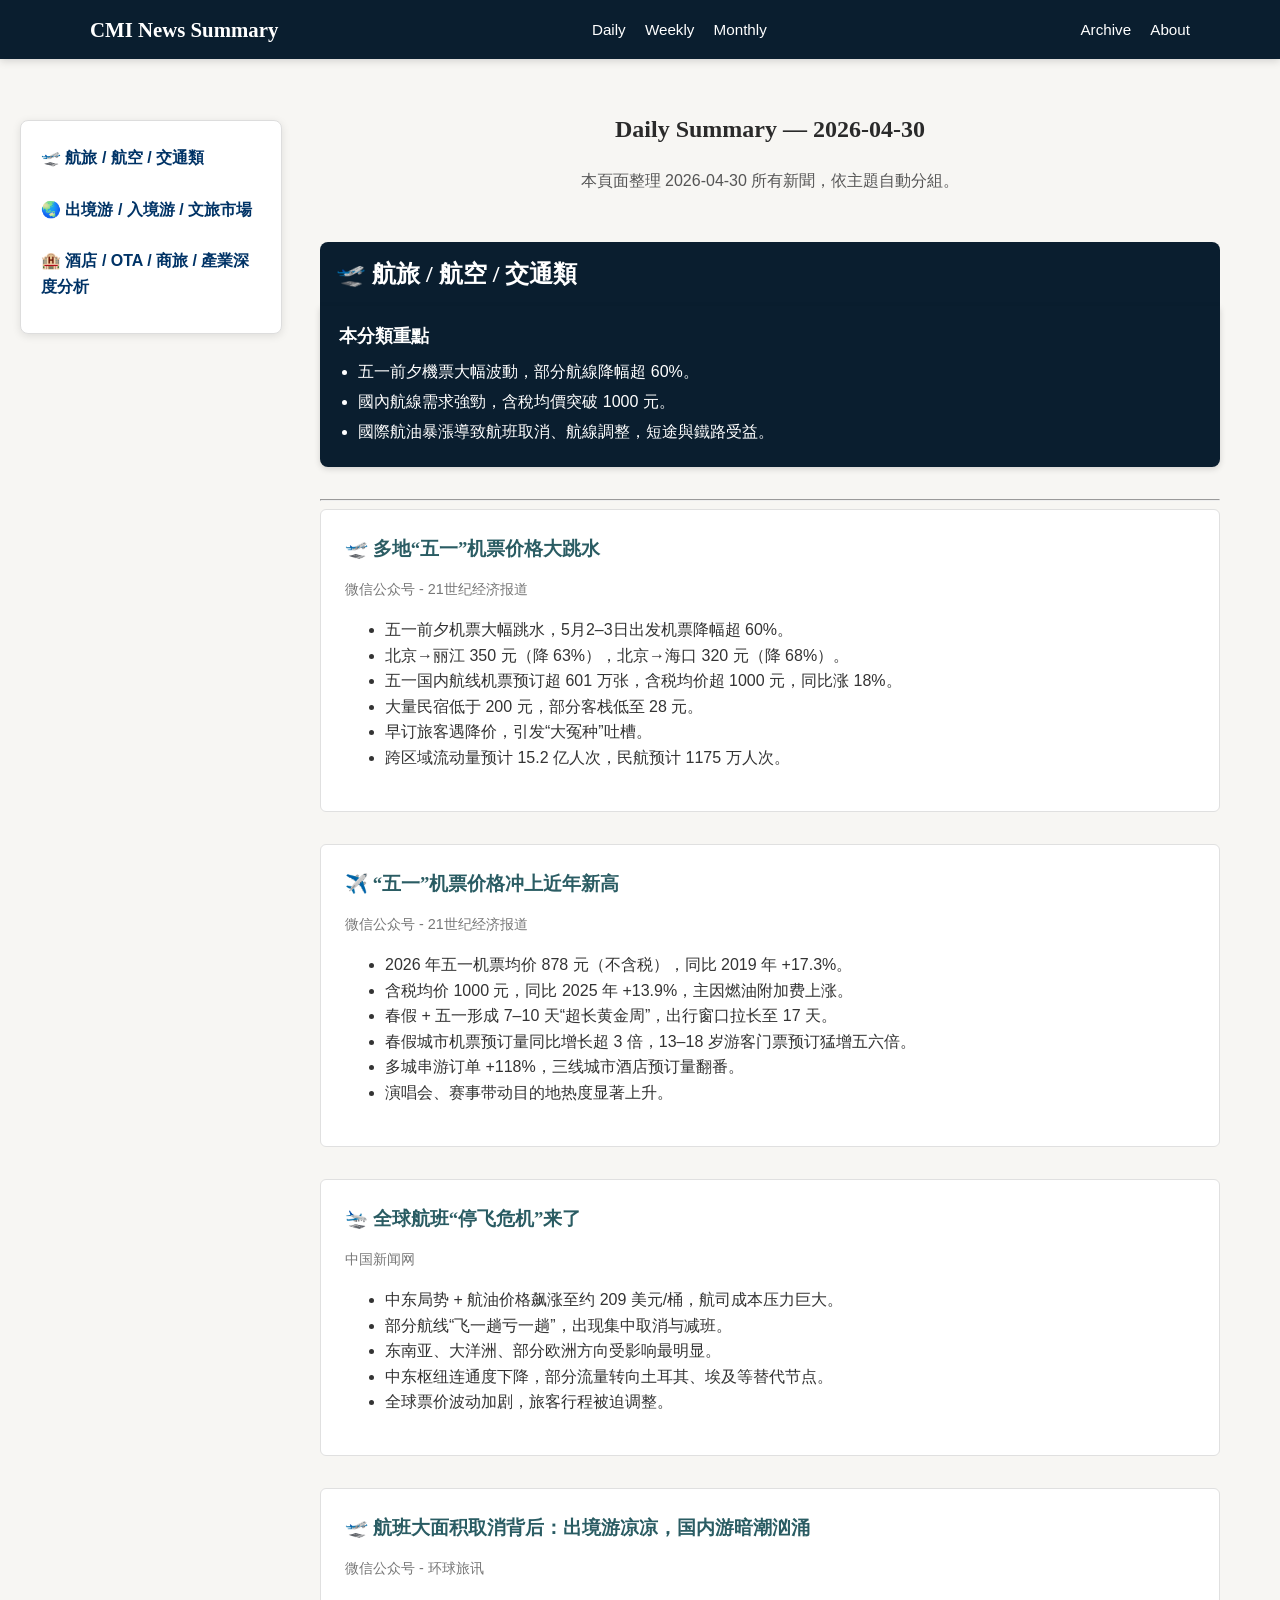
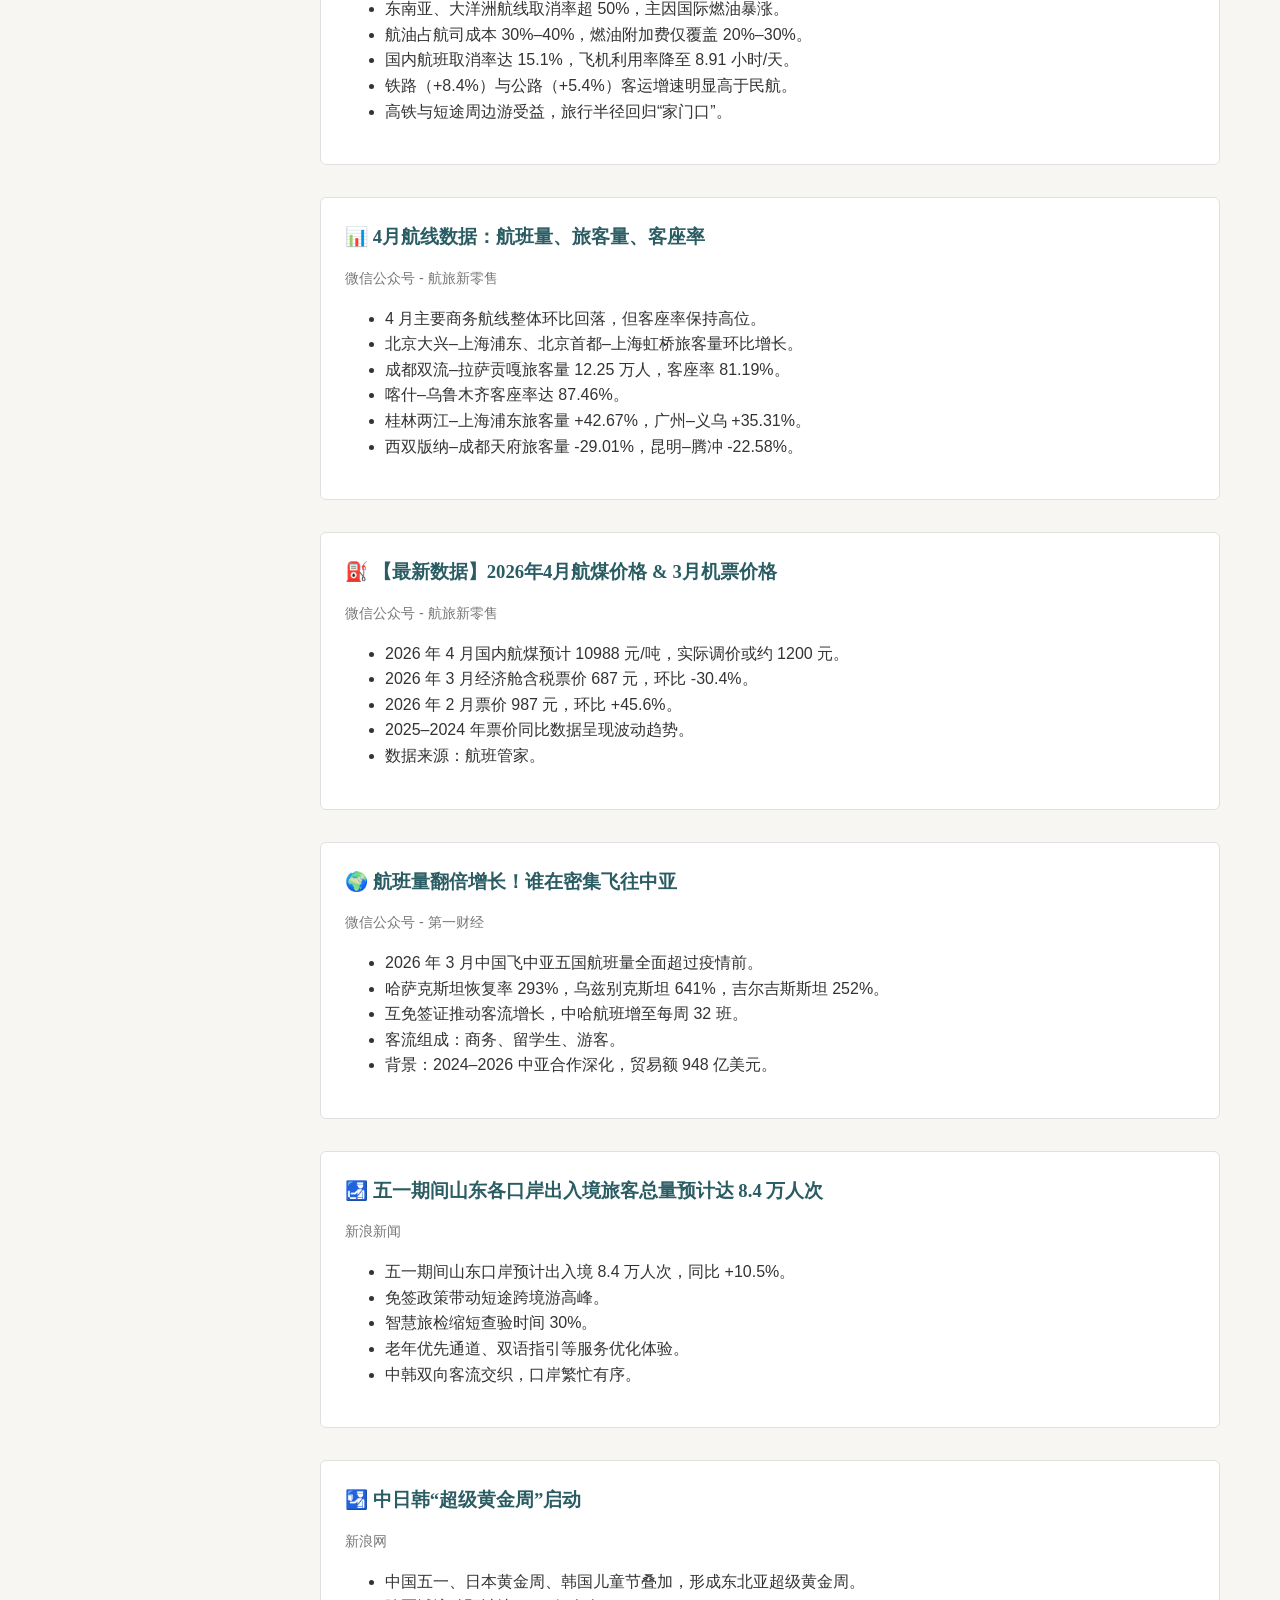
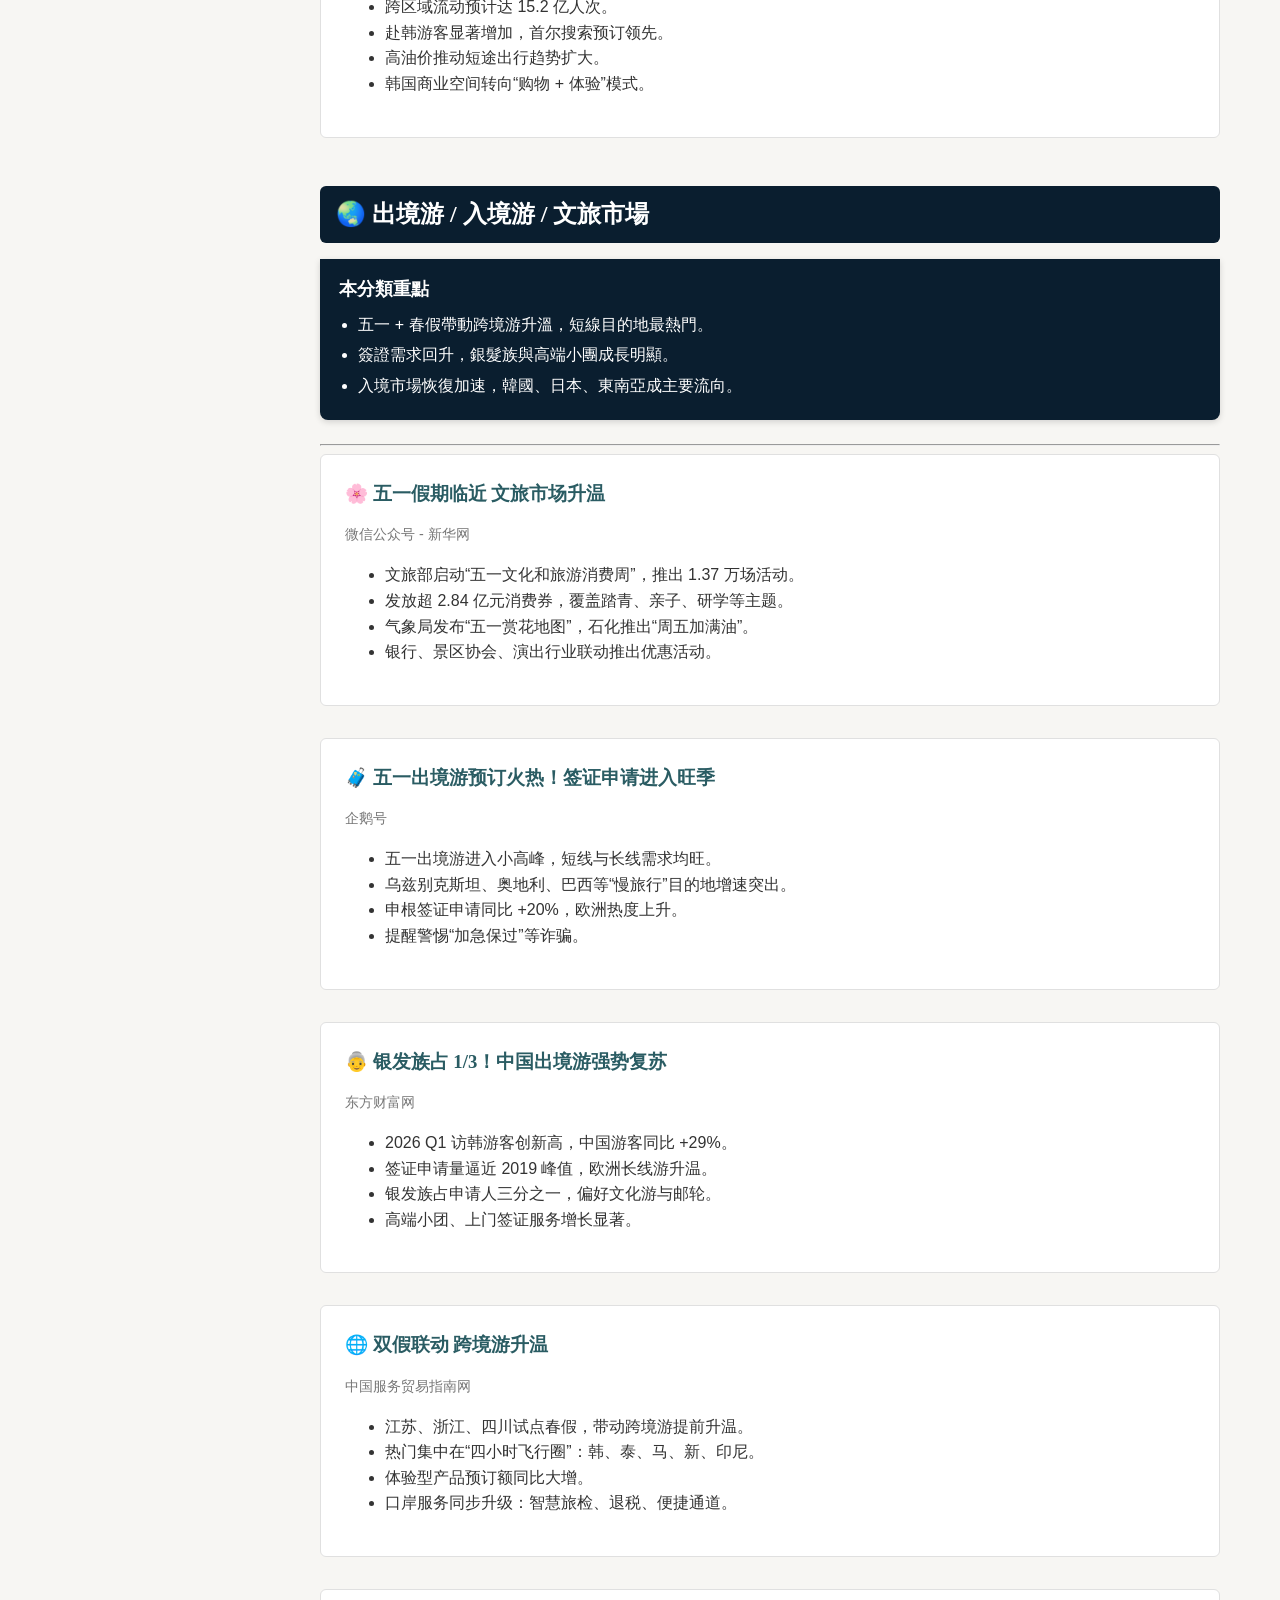
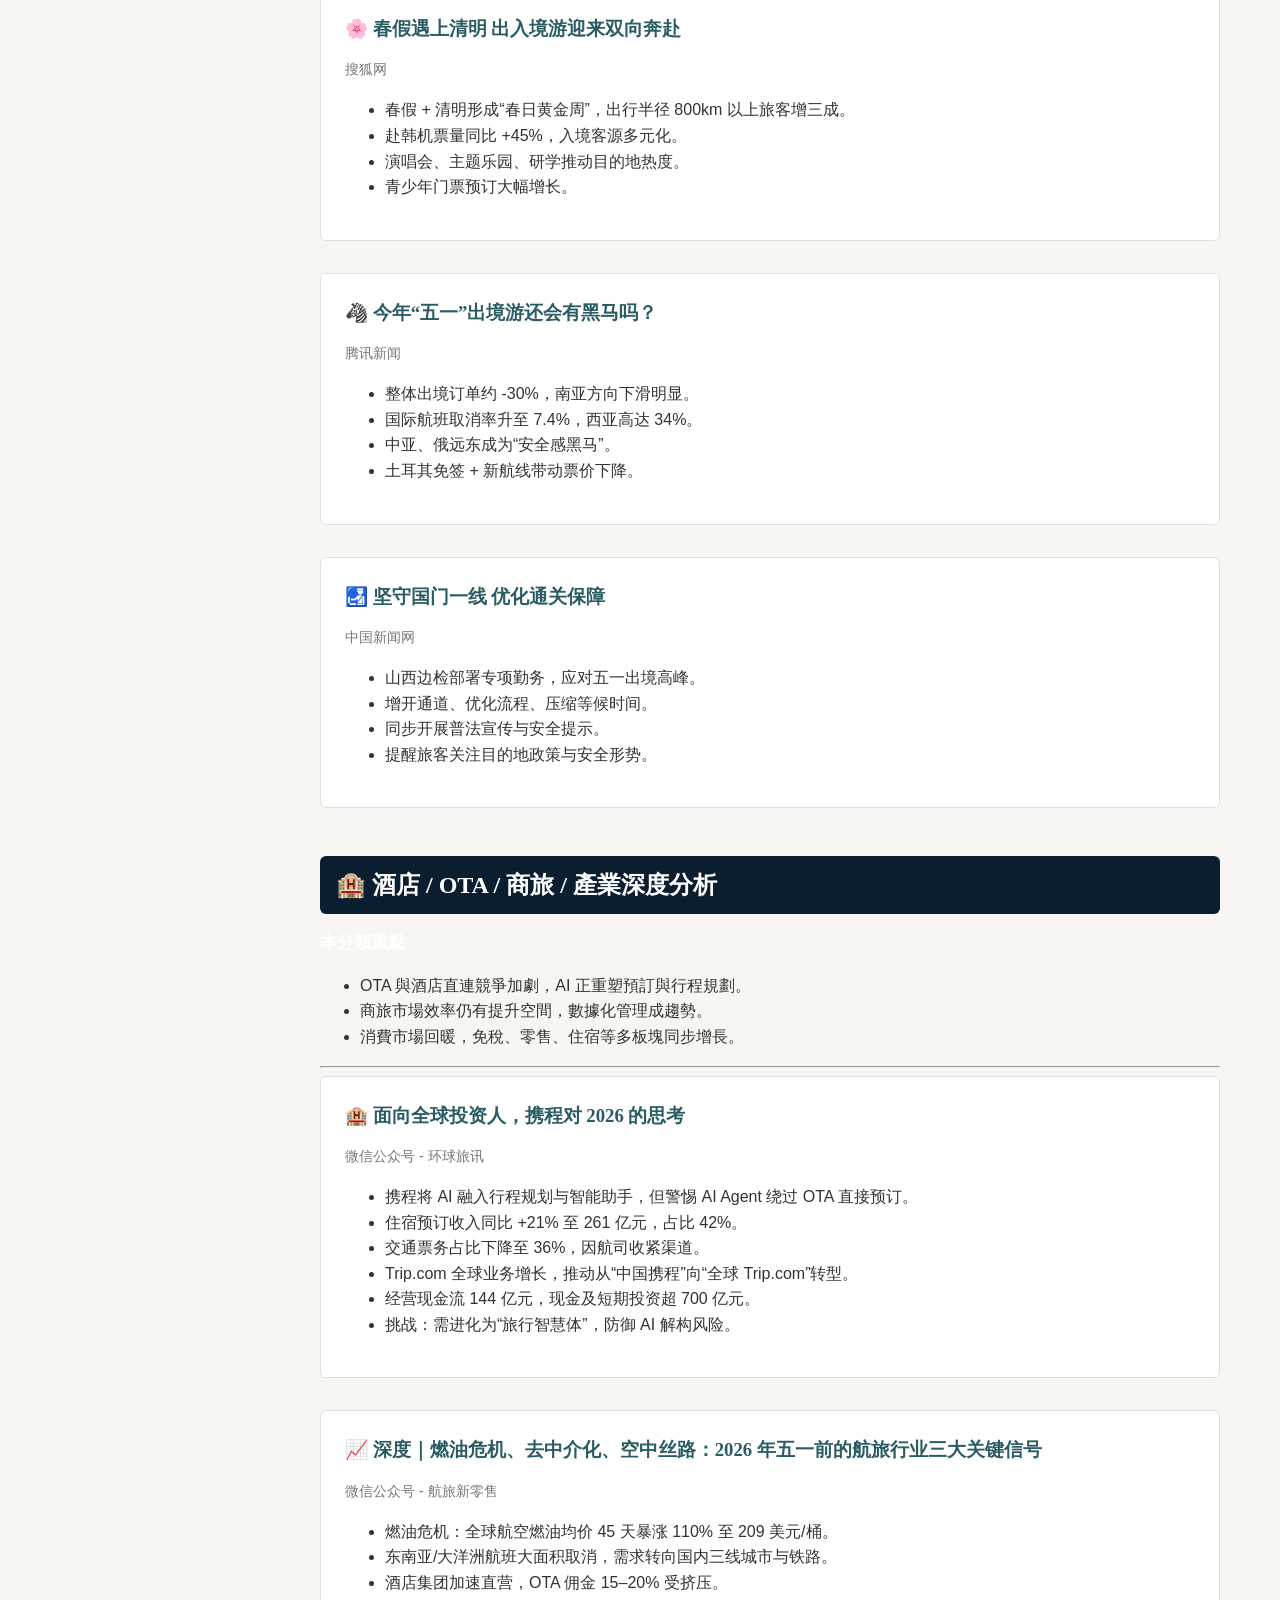
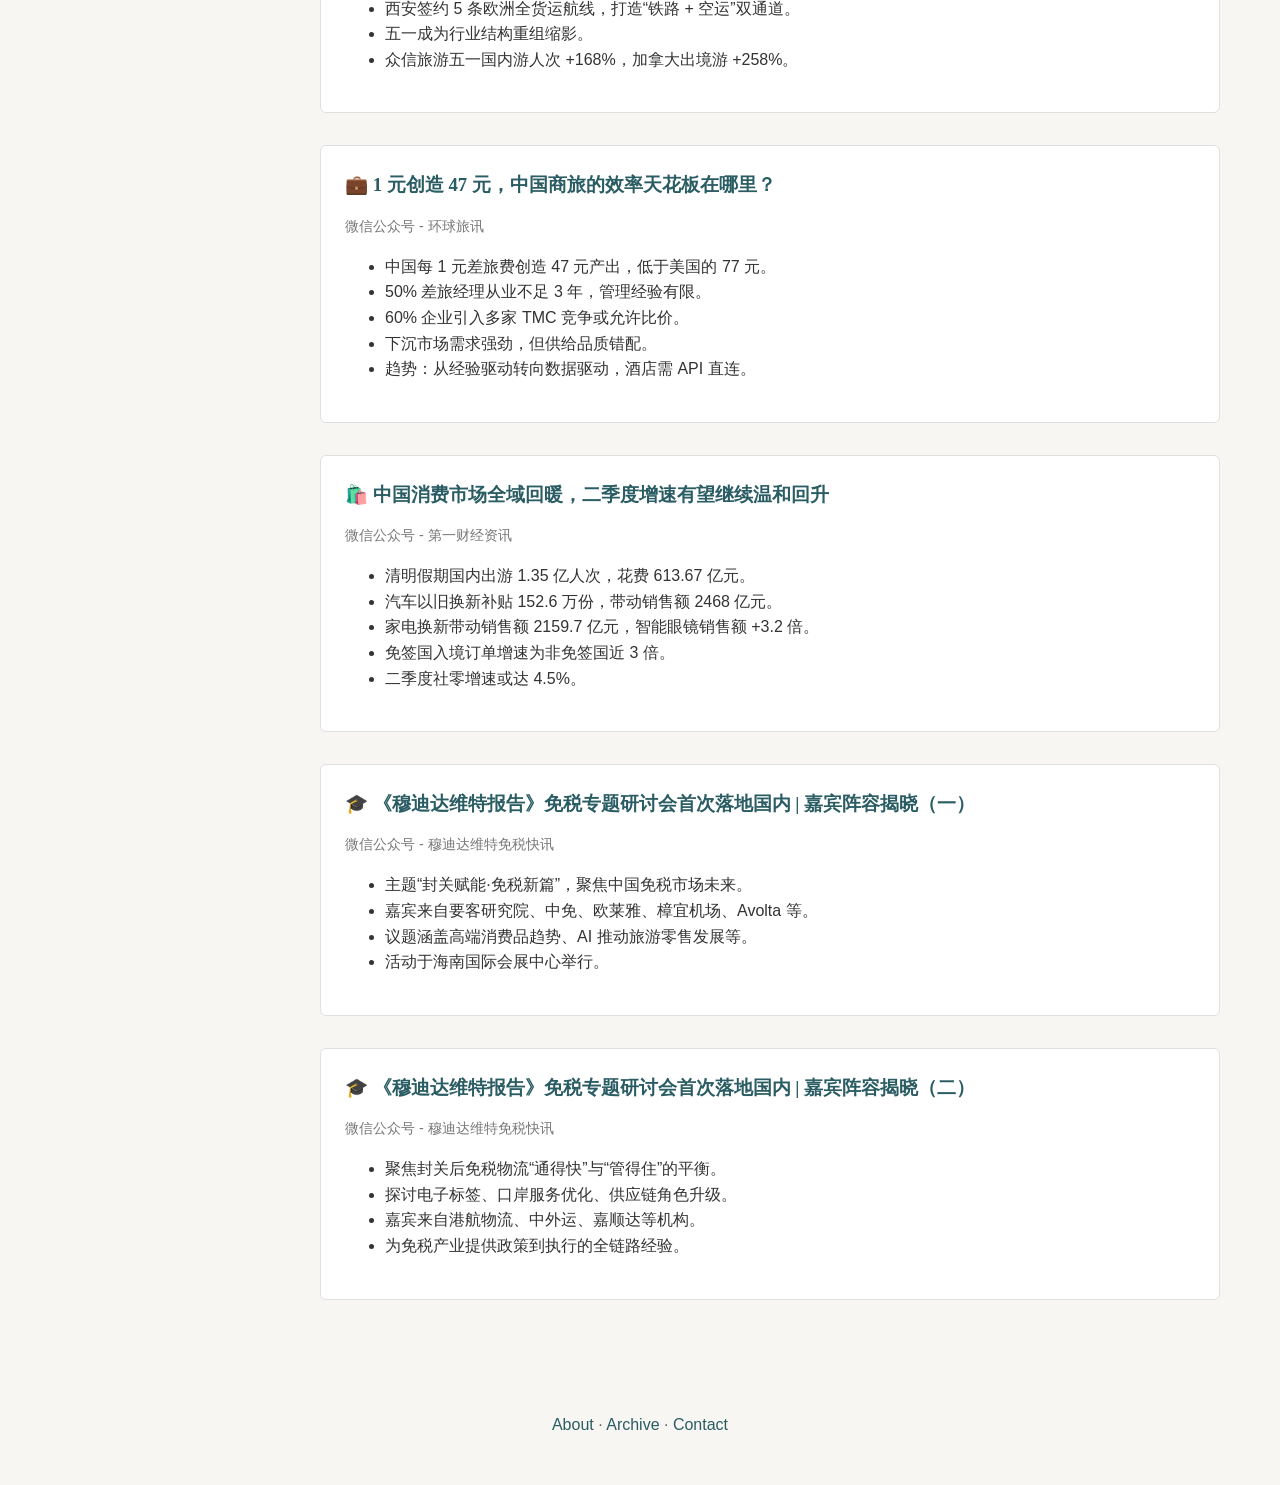
<file: daily-summary/daily_summary_20260430_v0.3.html>
<!DOCTYPE html>
<html lang="zh-Hant">
<head>
  <meta charset="UTF-8">
  <meta name="viewport" content="width=device-width, initial-scale=1">
  <title>Daily Summary — 2026-04-30</title>
  <link rel="stylesheet" href="../styles.css">
</head>

<body>
<header class="site-header">
  <div class="header-inner">
    <div class="logo">
      <a href="../index.html">CMI News Summary</a>
    </div>
    <nav class="nav nav-center">
      <ul>
        <li><a href="../daily/index.html">Daily</a></li>
        <li><a href="../weekly/index.html">Weekly</a></li>
        <li><a href="../monthly/index.html">Monthly</a></li>
      </ul>
    </nav>
    <nav class="nav nav-right">
      <ul>
        <li><a href="../archive.html">Archive</a></li>
        <li><a href="../about.html">About</a></li>
      </ul>
    </nav>
  </div>
</header>

<!-- 左側懸浮索引 -->
<nav class="side-nav">
  <ul>
    <li><a href="#cat-air">🛫 航旅 / 航空 / 交通類</a></li>
    <li><a href="#cat-travel">🌏 出境游 / 入境游 / 文旅市場</a></li>
    <li><a href="#cat-hotel">🏨 酒店 / OTA / 商旅 / 產業深度分析</a></li>
  </ul>
</nav>

<main class="container">

  <section class="intro">
    <h1>Daily Summary — 2026-04-30</h1>
    <p class="subtitle">本頁面整理 2026-04-30 所有新聞，依主題自動分組。</p>
  </section>

  <!-- ========================= -->
  <!-- 🛫 航旅 / 航空 / 交通類 -->
  <!-- ========================= -->
  <div class="category-block">
  <h2 class="category-title">🛫 航旅 / 航空 / 交通類</h2>

  <div class="category-summary">
    <div class="summary-title">本分類重點</div>
    <ul>
      <li>五一前夕機票大幅波動，部分航線降幅超 60%。</li>
      <li>國內航線需求強勁，含稅均價突破 1000 元。</li>
      <li>國際航油暴漲導致航班取消、航線調整，短途與鐵路受益。</li>
    </ul>
  </div>
</div>
  <hr class="section-divider">
  
  <div class="card">
    <h3 class="card-title">
      <span class="icon">🛫</span>
      <a href="https://mp.weixin.qq.com/s?__biz=MjM5NzM2NTMwMQ==&mid=2652127613&idx=2&sn=e711e748af14c88d804cbd1370a52783" target="_blank">
        多地“五一”机票价格大跳水
      </a>
    </h3>
    <p class="source">微信公众号 - 21世纪经济报道</p>
    <ul>
      <li>五一前夕机票大幅跳水，5月2–3日出发机票降幅超 60%。</li>
      <li>北京→丽江 350 元（降 63%），北京→海口 320 元（降 68%）。</li>
      <li>五一国内航线机票预订超 601 万张，含税均价超 1000 元，同比涨 18%。</li>
      <li>大量民宿低于 200 元，部分客栈低至 28 元。</li>
      <li>早订旅客遇降价，引发“大冤种”吐槽。</li>
      <li>跨区域流动量预计 15.2 亿人次，民航预计 1175 万人次。</li>
    </ul>
  </div>

  <div class="card">
    <h3 class="card-title">
      <span class="icon">✈️</span>
      <a href="https://mp.weixin.qq.com/s?__biz=MjI3Njc0NTk4MQ==&mid=2650586529&idx=1&sn=3858394faa903af94191818c6af349f1" target="_blank">
        “五一”机票价格冲上近年新高
      </a>
    </h3>
    <p class="source">微信公众号 - 21世纪经济报道</p>
    <ul>
      <li>2026 年五一机票均价 878 元（不含税），同比 2019 年 +17.3%。</li>
      <li>含税均价 1000 元，同比 2025 年 +13.9%，主因燃油附加费上涨。</li>
      <li>春假 + 五一形成 7–10 天“超长黄金周”，出行窗口拉长至 17 天。</li>
      <li>春假城市机票预订量同比增长超 3 倍，13–18 岁游客门票预订猛增五六倍。</li>
      <li>多城串游订单 +118%，三线城市酒店预订量翻番。</li>
      <li>演唱会、赛事带动目的地热度显著上升。</li>
    </ul>
  </div>
  <div class="card">
    <h3 class="card-title">
      <span class="icon">🛬</span>
      <a href="https://www.chinanews.com.cn/gj/2026/04-28/10612209.shtml" target="_blank">
        全球航班“停飞危机”来了
      </a>
    </h3>
    <p class="source">中国新闻网</p>
    <ul>
      <li>中东局势 + 航油价格飙涨至约 209 美元/桶，航司成本压力巨大。</li>
      <li>部分航线“飞一趟亏一趟”，出现集中取消与减班。</li>
      <li>东南亚、大洋洲、部分欧洲方向受影响最明显。</li>
      <li>中东枢纽连通度下降，部分流量转向土耳其、埃及等替代节点。</li>
      <li>全球票价波动加剧，旅客行程被迫调整。</li>
    </ul>
  </div>

  <div class="card">
    <h3 class="card-title">
      <span class="icon">🛫</span>
      <a href="https://mp.weixin.qq.com/s?__biz=Mzg4OTM5Njg0Mg==&mid=2247503843&idx=1&sn=857b6447e70c2b82577d3e6e1345cd92" target="_blank">
        航班大面积取消背后：出境游凉凉，国内游暗潮汹涌
      </a>
    </h3>
    <p class="source">微信公众号 - 环球旅讯</p>
    <ul>
      <li>东南亚、大洋洲航线取消率超 50%，主因国际燃油暴涨。</li>
      <li>航油占航司成本 30%–40%，燃油附加费仅覆盖 20%–30%。</li>
      <li>国内航班取消率达 15.1%，飞机利用率降至 8.91 小时/天。</li>
      <li>铁路（+8.4%）与公路（+5.4%）客运增速明显高于民航。</li>
      <li>高铁与短途周边游受益，旅行半径回归“家门口”。</li>
    </ul>
  </div>

  <div class="card">
    <h3 class="card-title">
      <span class="icon">📊</span>
      <a href="https://mp.weixin.qq.com/s?__biz=Mzg2MzIyMTk5Mg==&mid=2247520899&idx=1&sn=88fce710b5704e9005d2cb6163edf4ac" target="_blank">
        4月航线数据：航班量、旅客量、客座率
      </a>
    </h3>
    <p class="source">微信公众号 - 航旅新零售</p>
    <ul>
      <li>4 月主要商务航线整体环比回落，但客座率保持高位。</li>
      <li>北京大兴–上海浦东、北京首都–上海虹桥旅客量环比增长。</li>
      <li>成都双流–拉萨贡嘎旅客量 12.25 万人，客座率 81.19%。</li>
      <li>喀什–乌鲁木齐客座率达 87.46%。</li>
      <li>桂林两江–上海浦东旅客量 +42.67%，广州–义乌 +35.31%。</li>
      <li>西双版纳–成都天府旅客量 -29.01%，昆明–腾冲 -22.58%。</li>
    </ul>
  </div>

  <div class="card">
    <h3 class="card-title">
      <span class="icon">⛽</span>
      <a href="https://mp.weixin.qq.com/s?__biz=Mzg2MzIyMTk5Mg==&mid=2247520540&idx=1&sn=57a1209179054d6570ce4bf9c48ed6af" target="_blank">
        【最新数据】2026年4月航煤价格 & 3月机票价格
      </a>
    </h3>
    <p class="source">微信公众号 - 航旅新零售</p>
    <ul>
      <li>2026 年 4 月国内航煤预计 10988 元/吨，实际调价或约 1200 元。</li>
      <li>2026 年 3 月经济舱含税票价 687 元，环比 -30.4%。</li>
      <li>2026 年 2 月票价 987 元，环比 +45.6%。</li>
      <li>2025–2024 年票价同比数据呈现波动趋势。</li>
      <li>数据来源：航班管家。</li>
    </ul>
  </div>

  <div class="card">
    <h3 class="card-title">
      <span class="icon">🌍</span>
      <a href="https://mp.weixin.qq.com/s?__biz=MjM5MTM3NTMwNA==&mid=2661721296&idx=1&sn=3693bbdfd6bd1599dde1d807879370cf" target="_blank">
        航班量翻倍增长！谁在密集飞往中亚
      </a>
    </h3>
    <p class="source">微信公众号 - 第一财经</p>
    <ul>
      <li>2026 年 3 月中国飞中亚五国航班量全面超过疫情前。</li>
      <li>哈萨克斯坦恢复率 293%，乌兹别克斯坦 641%，吉尔吉斯斯坦 252%。</li>
      <li>互免签证推动客流增长，中哈航班增至每周 32 班。</li>
      <li>客流组成：商务、留学生、游客。</li>
      <li>背景：2024–2026 中亚合作深化，贸易额 948 亿美元。</li>
    </ul>
  </div>

  <div class="card">
    <h3 class="card-title">
      <span class="icon">🛃</span>
      <a href="https://news.sina.com.cn/zx/gj/2026-04-30/doc-inhwhkue6274743.shtml" target="_blank">
        五一期间山东各口岸出入境旅客总量预计达 8.4 万人次
      </a>
    </h3>
    <p class="source">新浪新闻</p>
    <ul>
      <li>五一期间山东口岸预计出入境 8.4 万人次，同比 +10.5%。</li>
      <li>免签政策带动短途跨境游高峰。</li>
      <li>智慧旅检缩短查验时间 30%。</li>
      <li>老年优先通道、双语指引等服务优化体验。</li>
      <li>中韩双向客流交织，口岸繁忙有序。</li>
    </ul>
  </div>

  <div class="card">
    <h3 class="card-title">
      <span class="icon">🛂</span>
      <a href="https://k.sina.com.cn/article_5953189932_162d6782c06704746a.html" target="_blank">
        中日韩“超级黄金周”启动
      </a>
    </h3>
    <p class="source">新浪网</p>
    <ul>
      <li>中国五一、日本黄金周、韩国儿童节叠加，形成东北亚超级黄金周。</li>
      <li>跨区域流动预计达 15.2 亿人次。</li>
      <li>赴韩游客显著增加，首尔搜索预订领先。</li>
      <li>高油价推动短途出行趋势扩大。</li>
      <li>韩国商业空间转向“购物 + 体验”模式。</li>
    </ul>
  </div>
  <!-- ========================= -->
  <!-- 🌏 出境游 / 入境游 / 文旅市場 -->
  <!-- ========================= -->

  <h2 id="cat-travel">🌏 出境游 / 入境游 / 文旅市場</h2>
  <div class="category-summary">
  <div class="summary-title">本分類重點</div>
  <ul>
    <li>五一 + 春假帶動跨境游升溫，短線目的地最熱門。 </li>
    <li>簽證需求回升，銀髮族與高端小團成長明顯。</li>
    <li>入境市場恢復加速，韓國、日本、東南亞成主要流向。</li>
  </ul>
  </div>
  <hr class="section-divider">

  <div class="card">
    <h3 class="card-title">
      <span class="icon">🌸</span>
      <a href="https://mp.weixin.qq.com/s?__biz=MzA3NjkwNg==mid=2647653664&idx=1&sn=0d851c5f64c62078c9e60134ed2b5f2e" target="_blank">
        五一假期临近 文旅市场升温
      </a>
    </h3>
    <p class="source">微信公众号 - 新华网</p>
    <ul>
      <li>文旅部启动“五一文化和旅游消费周”，推出 1.37 万场活动。</li>
      <li>发放超 2.84 亿元消费券，覆盖踏青、亲子、研学等主题。</li>
      <li>气象局发布“五一赏花地图”，石化推出“周五加满油”。</li>
      <li>银行、景区协会、演出行业联动推出优惠活动。</li>
    </ul>
  </div>

  <div class="card">
    <h3 class="card-title">
      <span class="icon">🧳</span>
      <a href="https://so.html5.qq.com/page/real/search_news?docid=70000021_37169e835e633052" target="_blank">
        五一出境游预订火热！签证申请进入旺季
      </a>
    </h3>
    <p class="source">企鹅号</p>
    <ul>
      <li>五一出境游进入小高峰，短线与长线需求均旺。</li>
      <li>乌兹别克斯坦、奥地利、巴西等“慢旅行”目的地增速突出。</li>
      <li>申根签证申请同比 +20%，欧洲热度上升。</li>
      <li>提醒警惕“加急保过”等诈骗。</li>
    </ul>
  </div>

  <div class="card">
    <h3 class="card-title">
      <span class="icon">👵</span>
      <a href="https://finance.eastmoney.com/a/202604203710522476.html" target="_blank">
        银发族占 1/3！中国出境游强势复苏
      </a>
    </h3>
    <p class="source">东方财富网</p>
    <ul>
      <li>2026 Q1 访韩游客创新高，中国游客同比 +29%。</li>
      <li>签证申请量逼近 2019 峰值，欧洲长线游升温。</li>
      <li>银发族占申请人三分之一，偏好文化游与邮轮。</li>
      <li>高端小团、上门签证服务增长显著。</li>
    </ul>
  </div>

  <div class="card">
    <h3 class="card-title">
      <span class="icon">🌐</span>
      <a href="https://tradeinservices.mofcom.gov.cn/article/news/gnxw/202604/182478.html" target="_blank">
        双假联动 跨境游升温
      </a>
    </h3>
    <p class="source">中国服务贸易指南网</p>
    <ul>
      <li>江苏、浙江、四川试点春假，带动跨境游提前升温。</li>
      <li>热门集中在“四小时飞行圈”：韩、泰、马、新、印尼。</li>
      <li>体验型产品预订额同比大增。</li>
      <li>口岸服务同步升级：智慧旅检、退税、便捷通道。</li>
    </ul>
  </div>

  <div class="card">
    <h3 class="card-title">
      <span class="icon">🌸</span>
      <a href="https://travel.sohu.com/a/1004950134_355475" target="_blank">
        春假遇上清明 出入境游迎来双向奔赴
      </a>
    </h3>
    <p class="source">搜狐网</p>
    <ul>
      <li>春假 + 清明形成“春日黄金周”，出行半径 800km 以上旅客增三成。</li>
      <li>赴韩机票量同比 +45%，入境客源多元化。</li>
      <li>演唱会、主题乐园、研学推动目的地热度。</li>
      <li>青少年门票预订大幅增长。</li>
    </ul>
  </div>

  <div class="card">
    <h3 class="card-title">
      <span class="icon">🦓</span>
      <a href="https://news.qq.com/rain/a/20260425A074L600" target="_blank">
        今年“五一”出境游还会有黑马吗？
      </a>
    </h3>
    <p class="source">腾讯新闻</p>
    <ul>
      <li>整体出境订单约 -30%，南亚方向下滑明显。</li>
      <li>国际航班取消率升至 7.4%，西亚高达 34%。</li>
      <li>中亚、俄远东成为“安全感黑马”。</li>
      <li>土耳其免签 + 新航线带动票价下降。</li>
    </ul>
  </div>

  <div class="card">
    <h3 class="card-title">
      <span class="icon">🛃</span>
      <a href="http://www.sx.chinanews.com.cn/news/2026/0430/248477.html" target="_blank">
        坚守国门一线 优化通关保障
      </a>
    </h3>
    <p class="source">中国新闻网</p>
    <ul>
      <li>山西边检部署专项勤务，应对五一出境高峰。</li>
      <li>增开通道、优化流程、压缩等候时间。</li>
      <li>同步开展普法宣传与安全提示。</li>
      <li>提醒旅客关注目的地政策与安全形势。</li>
    </ul>
  </div>
  <!-- ========================= -->
  <!-- 🏨 酒店 / OTA / 商旅 / 產業深度分析 -->
  <!-- ========================= -->

  <h2 id="cat-hotel">🏨 酒店 / OTA / 商旅 / 產業深度分析</h2>
  <div class="summary-title">本分類重點</div>
  <ul>
    <li>OTA 與酒店直連競爭加劇，AI 正重塑預訂與行程規劃。</li>
    <li>商旅市場效率仍有提升空間，數據化管理成趨勢。</li>
    <li>消費市場回暖，免稅、零售、住宿等多板塊同步增長。</li>
  </ul>
  </div>
  <hr class="section-divider">

  <div class="card">
    <h3 class="card-title">
      <span class="icon">🏨</span>
      <a href="https://mp.weixin.qq.com/s?__biz=Mzg4OTM5Njg0Mg==&mid=2247504402&idx=1&sn=6851bdadcbc8faea9909302d1206dd0d" target="_blank">
        面向全球投资人，携程对 2026 的思考
      </a>
    </h3>
    <p class="source">微信公众号 - 环球旅讯</p>
    <ul>
      <li>携程将 AI 融入行程规划与智能助手，但警惕 AI Agent 绕过 OTA 直接预订。</li>
      <li>住宿预订收入同比 +21% 至 261 亿元，占比 42%。</li>
      <li>交通票务占比下降至 36%，因航司收紧渠道。</li>
      <li>Trip.com 全球业务增长，推动从“中国携程”向“全球 Trip.com”转型。</li>
      <li>经营现金流 144 亿元，现金及短期投资超 700 亿元。</li>
      <li>挑战：需进化为“旅行智慧体”，防御 AI 解构风险。</li>
    </ul>
  </div>

  <div class="card">
    <h3 class="card-title">
      <span class="icon">📈</span>
      <a href="https://mp.weixin.qq.com/s?src=11&timestamp=1777728018&ver=6696&signature=YGTvw8notwYNA9cvgfuId5XgRa6XpkKV-moRByfEPJ7VPiqyUMrcMz6J0bGL0Yz1m9yfc3X4WgXJEA2LX7aTQiN9vdxKH5-jNDDpUPfQip5ENsaSewUlJX-2nmSsi*" target="_blank">
        深度｜燃油危机、去中介化、空中丝路：2026 年五一前的航旅行业三大关键信号
      </a>
    </h3>
    <p class="source">微信公众号 - 航旅新零售</p>
    <ul>
      <li>燃油危机：全球航空燃油均价 45 天暴涨 110% 至 209 美元/桶。</li>
      <li>东南亚/大洋洲航班大面积取消，需求转向国内三线城市与铁路。</li>
      <li>酒店集团加速直营，OTA 佣金 15–20% 受挤压。</li>
      <li>西安签约 5 条欧洲全货运航线，打造“铁路 + 空运”双通道。</li>
      <li>五一成为行业结构重组缩影。</li>
      <li>众信旅游五一国内游人次 +168%，加拿大出境游 +258%。</li>
    </ul>
  </div>

  <div class="card">
    <h3 class="card-title">
      <span class="icon">💼</span>
      <a href="https://mp.weixin.qq.com/s?__biz=Mzg4OTM5Njg0Mg==&mid=2247503802&idx=1&sn=0bc179553e4c1dd5eb7285813d184dde" target="_blank">
        1 元创造 47 元，中国商旅的效率天花板在哪里？
      </a>
    </h3>
    <p class="source">微信公众号 - 环球旅讯</p>
    <ul>
      <li>中国每 1 元差旅费创造 47 元产出，低于美国的 77 元。</li>
      <li>50% 差旅经理从业不足 3 年，管理经验有限。</li>
      <li>60% 企业引入多家 TMC 竞争或允许比价。</li>
      <li>下沉市场需求强劲，但供给品质错配。</li>
      <li>趋势：从经验驱动转向数据驱动，酒店需 API 直连。</li>
    </ul>
  </div>

  <div class="card">
    <h3 class="card-title">
      <span class="icon">🛍️</span>
      <a href="https://mp.weixin.qq.com/s?__biz=MTU1OTI4NDM4MQ==&mid=2652290888&idx=2&sn=720b8f8bbca0cf1e9b1815346c56767e" target="_blank">
        中国消费市场全域回暖，二季度增速有望继续温和回升
      </a>
    </h3>
    <p class="source">微信公众号 - 第一财经资讯</p>
    <ul>
      <li>清明假期国内出游 1.35 亿人次，花费 613.67 亿元。</li>
      <li>汽车以旧换新补贴 152.6 万份，带动销售额 2468 亿元。</li>
      <li>家电换新带动销售额 2159.7 亿元，智能眼镜销售额 +3.2 倍。</li>
      <li>免签国入境订单增速为非免签国近 3 倍。</li>
      <li>二季度社零增速或达 4.5%。</li>
    </ul>
  </div>

  <div class="card">
    <h3 class="card-title">
      <span class="icon">🎓</span>
      <a href="https://mp.weixin.qq.com/s?__biz=MzkyMDUxMDk5MQ==&mid=2247517591&idx=1&sn=aa6e3b1a52bb20879a1dbe805c7e644e" target="_blank">
        《穆迪达维特报告》免税专题研讨会首次落地国内 | 嘉宾阵容揭晓（一）
      </a>
    </h3>
    <p class="source">微信公众号 - 穆迪达维特免税快讯</p>
    <ul>
      <li>主题“封关赋能·免税新篇”，聚焦中国免税市场未来。</li>
      <li>嘉宾来自要客研究院、中免、欧莱雅、樟宜机场、Avolta 等。</li>
      <li>议题涵盖高端消费品趋势、AI 推动旅游零售发展等。</li>
      <li>活动于海南国际会展中心举行。</li>
    </ul>
  </div>

  <div class="card">
    <h3 class="card-title">
      <span class="icon">🎓</span>
      <a href="https://mp.weixin.qq.com/s?__biz=MzkyMDUxMDk5MQ==&mid=2247517634&idx=1&sn=8b7788711da7035947293bc43837730f" target="_blank">
        《穆迪达维特报告》免税专题研讨会首次落地国内 | 嘉宾阵容揭晓（二）
      </a>
    </h3>
    <p class="source">微信公众号 - 穆迪达维特免税快讯</p>
    <ul>
      <li>聚焦封关后免税物流“通得快”与“管得住”的平衡。</li>
      <li>探讨电子标签、口岸服务优化、供应链角色升级。</li>
      <li>嘉宾来自港航物流、中外运、嘉顺达等机构。</li>
      <li>为免税产业提供政策到执行的全链路经验。</li>
    </ul>
  </div>
</main>

<footer class="footer">
  <p><a href="../about.html">About</a> · <a href="../archive.html">Archive</a> · <a href="../contact.html">Contact</a></p>
</footer>

</body>
</html>
</file>
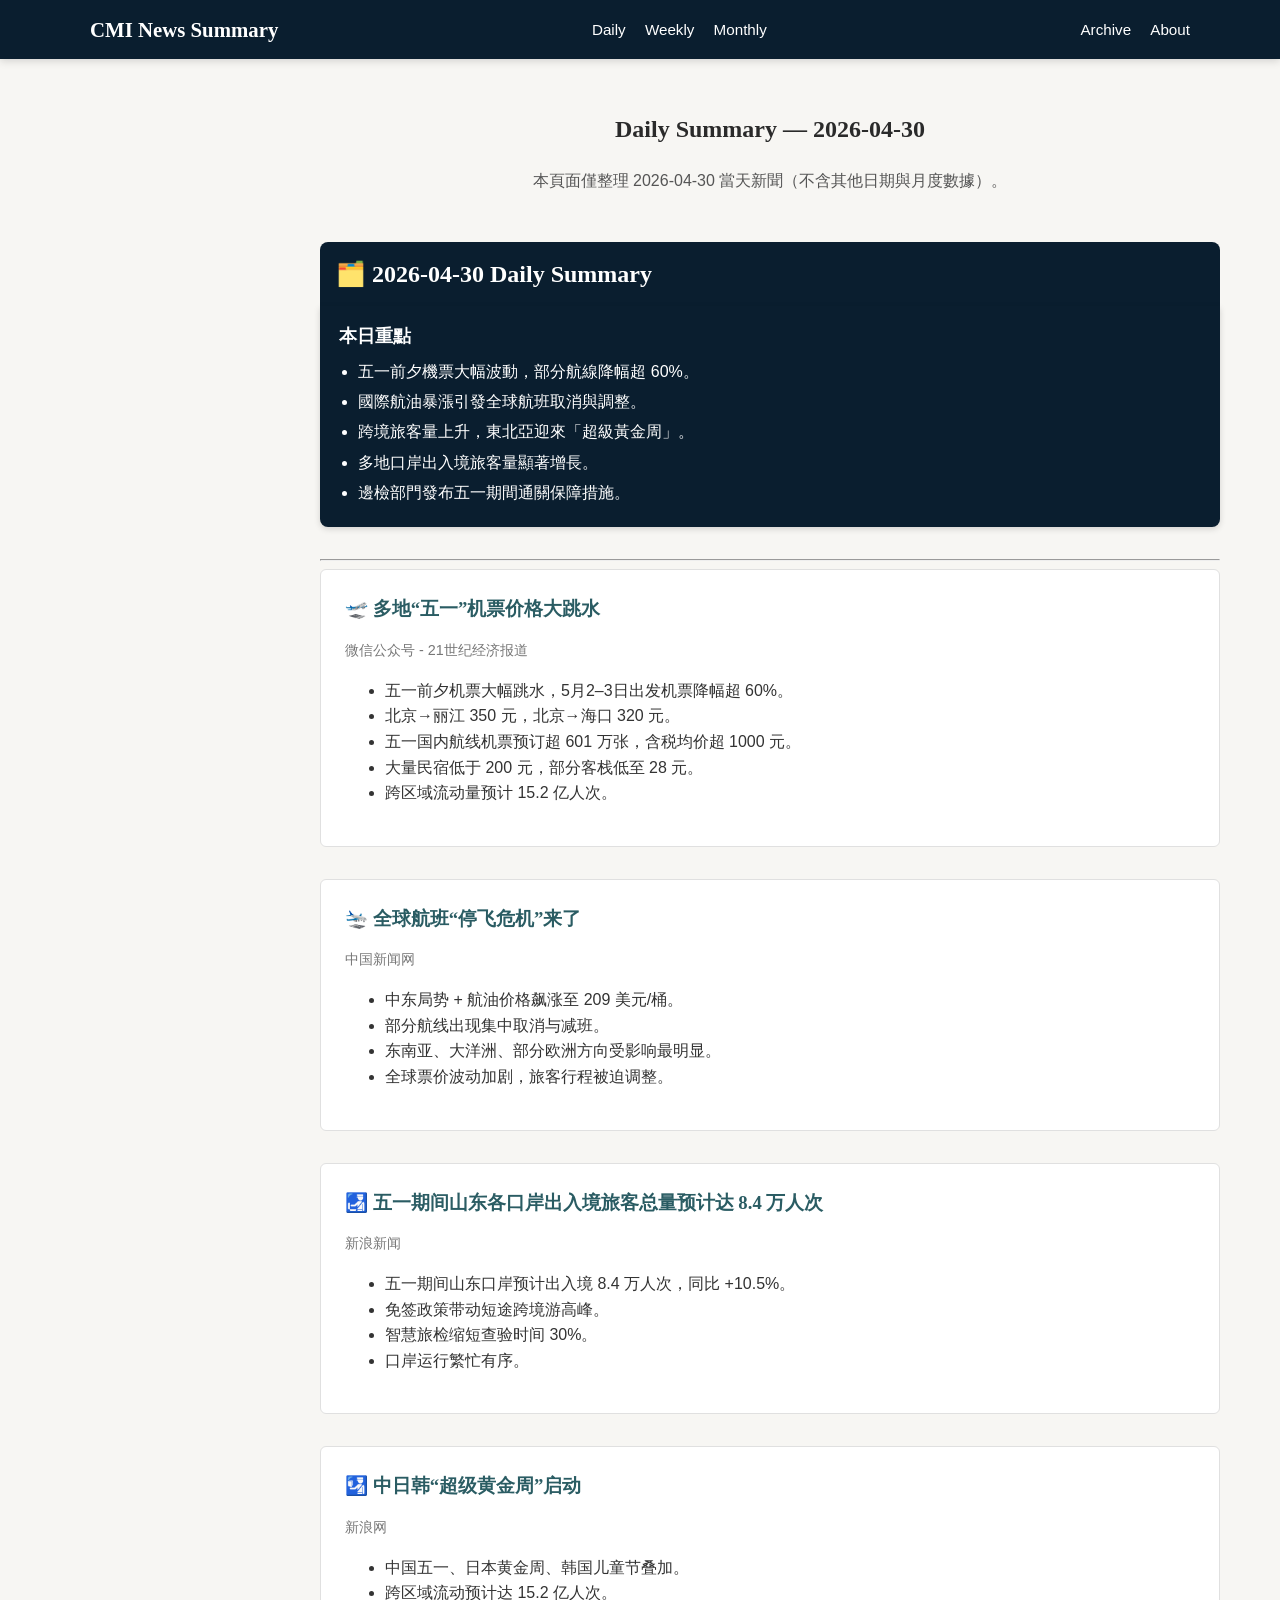
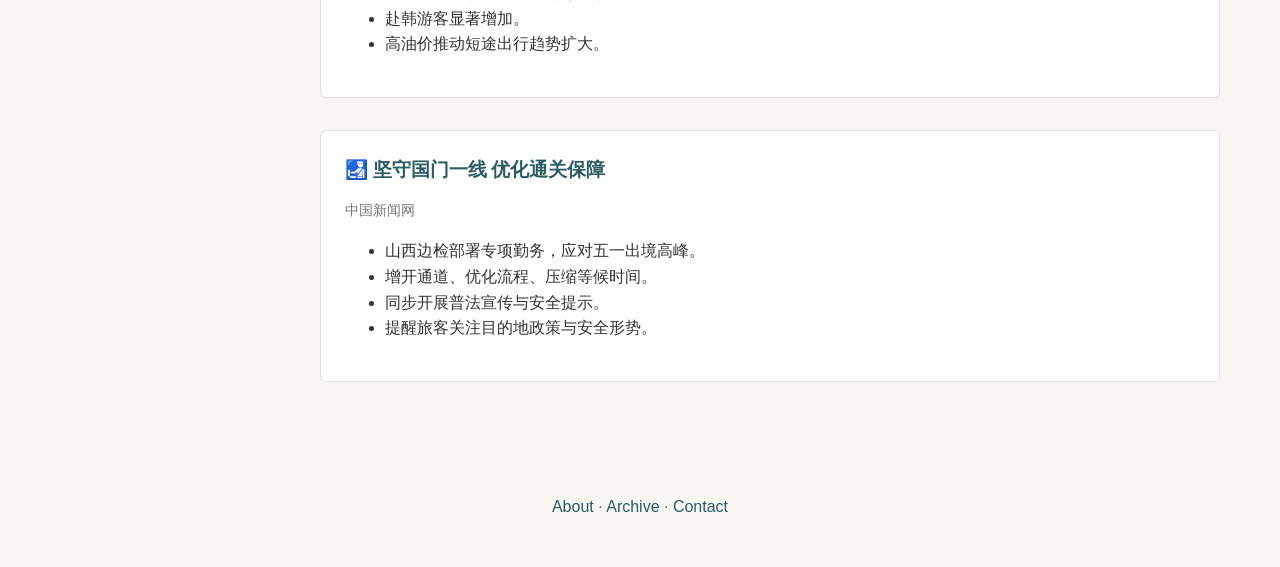
<file: daily-summary/daily_summary_20260430_v0.4.html>
<!DOCTYPE html>
<html lang="zh-Hant">
<head>
  <meta charset="UTF-8">
  <meta name="viewport" content="width=device-width, initial-scale=1">
  <title>Daily Summary — 2026-04-30</title>
  <link rel="stylesheet" href="../styles.css">
</head>

<body>
<header class="site-header">
  <div class="header-inner">
    <div class="logo">
      <a href="../index.html">CMI News Summary</a>
    </div>
    <nav class="nav nav-center">
      <ul>
        <li><a href="../daily/index.html">Daily</a></li>
        <li><a href="../weekly/index.html">Weekly</a></li>
        <li><a href="../monthly/index.html">Monthly</a></li>
      </ul>
    </nav>
    <nav class="nav nav-right">
      <ul>
        <li><a href="../archive.html">Archive</a></li>
        <li><a href="../about.html">About</a></li>
      </ul>
    </nav>
  </div>
</header>

<main class="container">

  <section class="intro">
    <h1>Daily Summary — 2026-04-30</h1>
    <p class="subtitle">本頁面僅整理 2026-04-30 當天新聞（不含其他日期與月度數據）。</p>
  </section>

  <!-- ========================= -->
  <!-- 🗂️ 2026-04-30 Daily Summary -->
  <!-- ========================= -->
  <div class="category-block" id="cat-all">
    <h2 class="category-title">🗂️ 2026-04-30 Daily Summary</h2>

    <div class="category-summary">
      <div class="summary-title">本日重點</div>
      <ul>
        <li>五一前夕機票大幅波動，部分航線降幅超 60%。</li>
        <li>國際航油暴漲引發全球航班取消與調整。</li>
        <li>跨境旅客量上升，東北亞迎來「超級黃金周」。</li>
        <li>多地口岸出入境旅客量顯著增長。</li>
        <li>邊檢部門發布五一期間通關保障措施。</li>
      </ul>
    </div>
  </div>

  <hr class="section-divider">

  <!-- ========================= -->
  <!-- 5 則真正屬於 2026-04-30 的新聞 -->
  <!-- ========================= -->

  <div class="card">
    <h3 class="card-title">
      <span class="icon">🛫</span>
      <a href="https://mp.weixin.qq.com/s?__biz=MjM5NzM2NTMwMQ==&mid=2652127613&idx=2&sn=e711e748af14c88d804cbd1370a52783" target="_blank">
        多地“五一”机票价格大跳水
      </a>
    </h3>
    <p class="source">微信公众号 - 21世纪经济报道</p>
    <ul>
      <li>五一前夕机票大幅跳水，5月2–3日出发机票降幅超 60%。</li>
      <li>北京→丽江 350 元，北京→海口 320 元。</li>
      <li>五一国内航线机票预订超 601 万张，含税均价超 1000 元。</li>
      <li>大量民宿低于 200 元，部分客栈低至 28 元。</li>
      <li>跨区域流动量预计 15.2 亿人次。</li>
    </ul>
  </div>

  <div class="card">
    <h3 class="card-title">
      <span class="icon">🛬</span>
      <a href="https://www.chinanews.com.cn/gj/2026/04-28/10612209.shtml" target="_blank">
        全球航班“停飞危机”来了
      </a>
    </h3>
    <p class="source">中国新闻网</p>
    <ul>
      <li>中东局势 + 航油价格飙涨至 209 美元/桶。</li>
      <li>部分航线出现集中取消与减班。</li>
      <li>东南亚、大洋洲、部分欧洲方向受影响最明显。</li>
      <li>全球票价波动加剧，旅客行程被迫调整。</li>
    </ul>
  </div>

  <div class="card">
    <h3 class="card-title">
      <span class="icon">🛃</span>
      <a href="https://news.sina.com.cn/zx/gj/2026-04-30/doc-inhwhkue6274743.shtml" target="_blank">
        五一期间山东各口岸出入境旅客总量预计达 8.4 万人次
      </a>
    </h3>
    <p class="source">新浪新闻</p>
    <ul>
      <li>五一期间山东口岸预计出入境 8.4 万人次，同比 +10.5%。</li>
      <li>免签政策带动短途跨境游高峰。</li>
      <li>智慧旅检缩短查验时间 30%。</li>
      <li>口岸运行繁忙有序。</li>
    </ul>
  </div>

  <div class="card">
    <h3 class="card-title">
      <span class="icon">🛂</span>
      <a href="https://k.sina.com.cn/article_5953189932_162d6782c06704746a.html" target="_blank">
        中日韩“超级黄金周”启动
      </a>
    </h3>
    <p class="source">新浪网</p>
    <ul>
      <li>中国五一、日本黄金周、韩国儿童节叠加。</li>
      <li>跨区域流动预计达 15.2 亿人次。</li>
      <li>赴韩游客显著增加。</li>
      <li>高油价推动短途出行趋势扩大。</li>
    </ul>
  </div>

  <div class="card">
    <h3 class="card-title">
      <span class="icon">🛃</span>
      <a href="http://www.sx.chinanews.com.cn/news/2026/0430/248477.html" target="_blank">
        坚守国门一线 优化通关保障
      </a>
    </h3>
    <p class="source">中国新闻网</p>
    <ul>
      <li>山西边检部署专项勤务，应对五一出境高峰。</li>
      <li>增开通道、优化流程、压缩等候时间。</li>
      <li>同步开展普法宣传与安全提示。</li>
      <li>提醒旅客关注目的地政策与安全形势。</li>
    </ul>
  </div>

</main>

<footer class="footer">
  <p><a href="../about.html">About</a> · <a href="../archive.html">Archive</a> · <a href="../contact.html">Contact</a></p>
</footer>

</body>
</html>
</file>
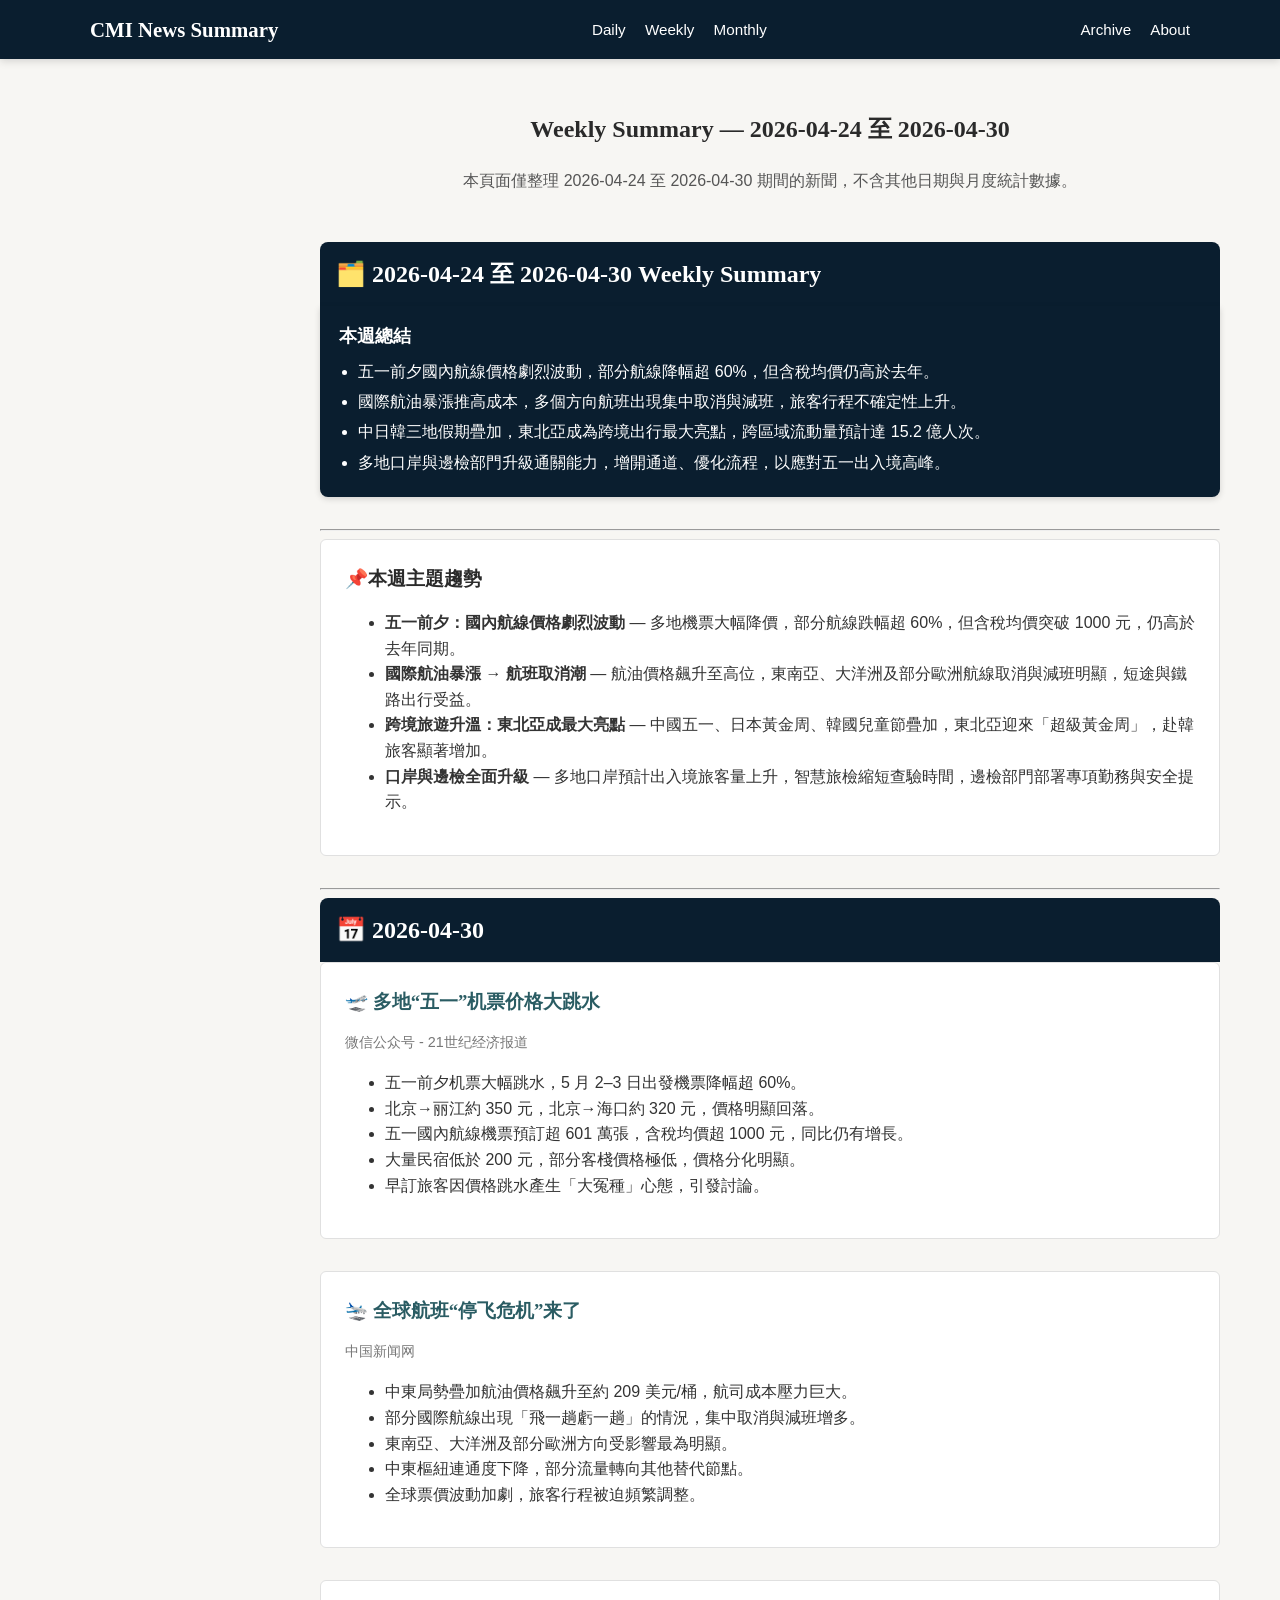
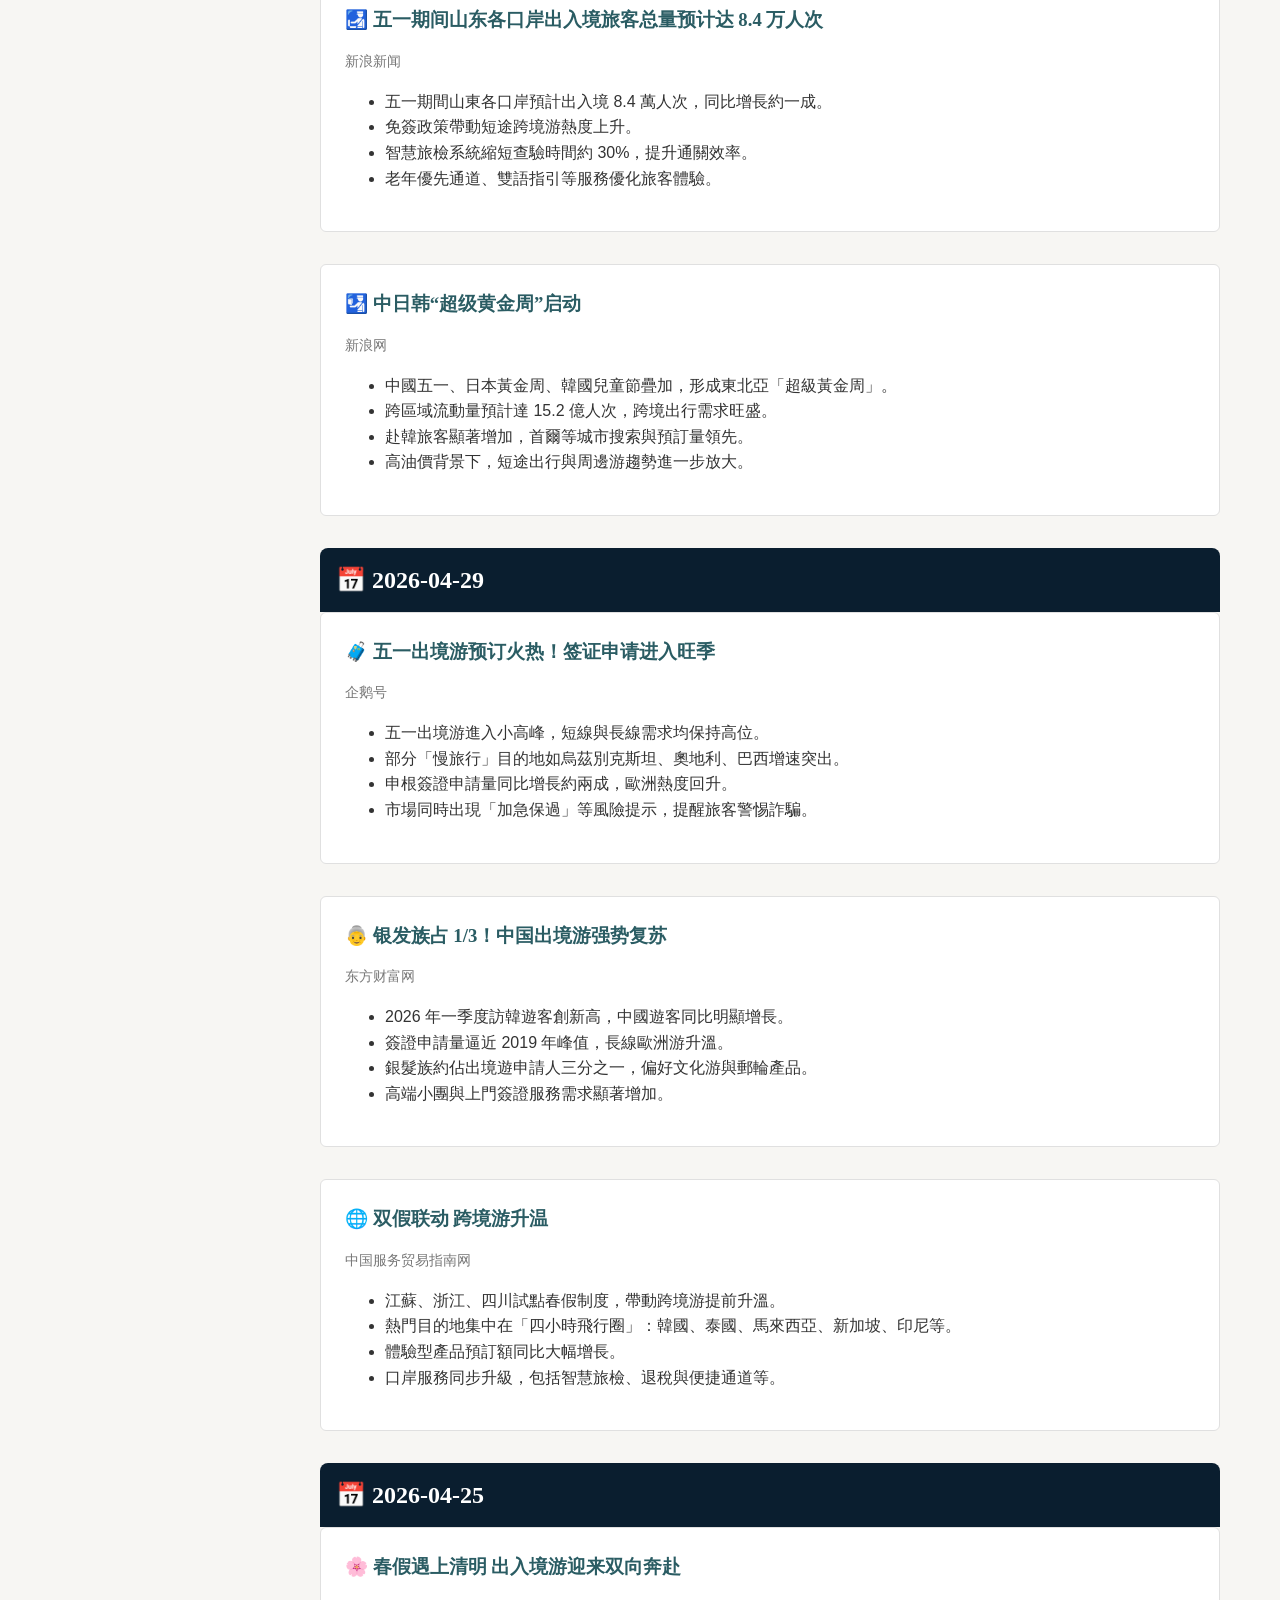
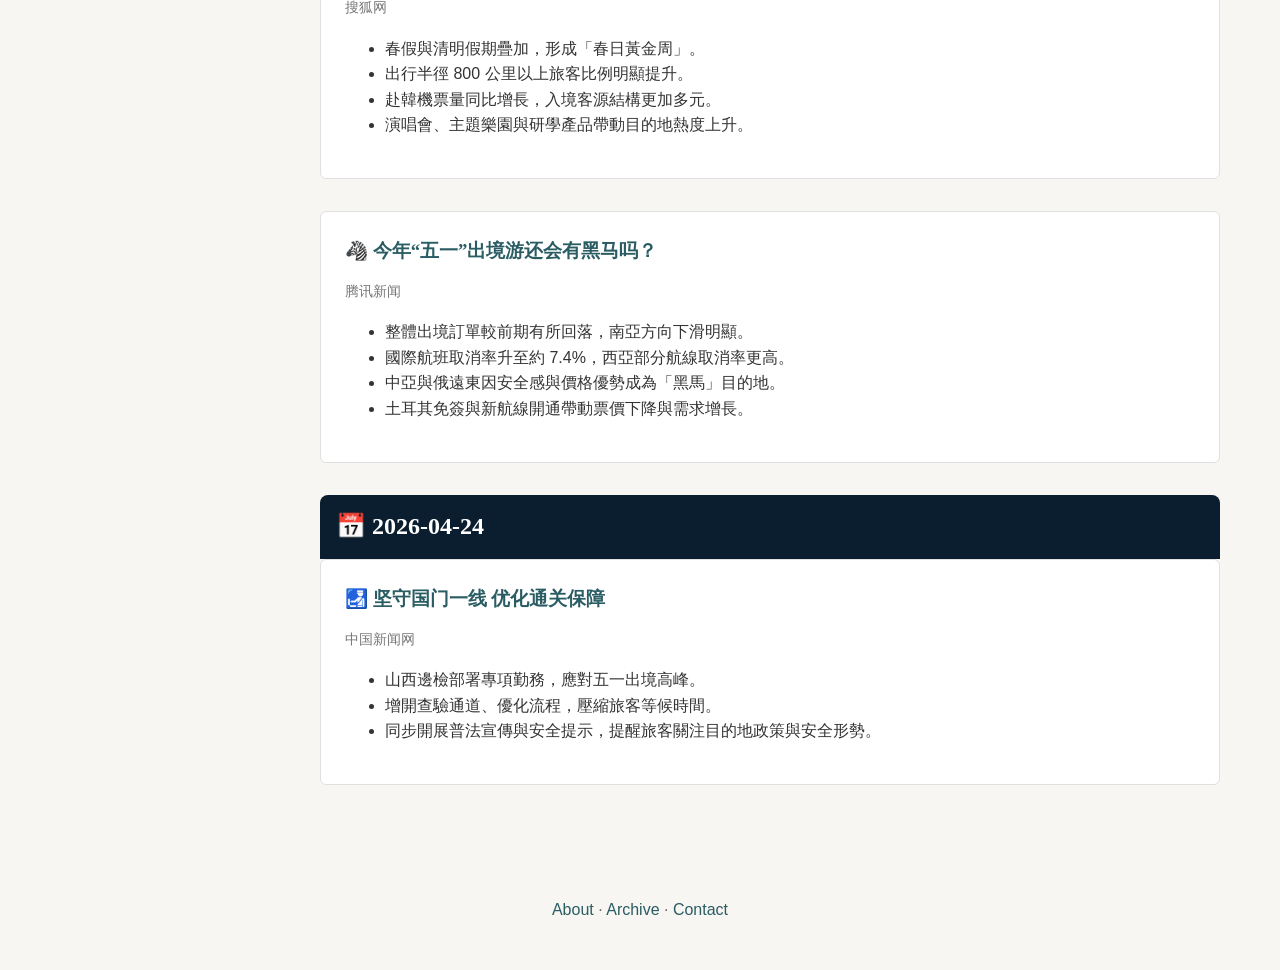
<file: weekly-summary/weekly_summary_20260430.html>
<!DOCTYPE html>
<html lang="zh-Hant">
<head>
  <meta charset="UTF-8">
  <meta name="viewport" content="width=device-width, initial-scale=1">
  <title>Weekly Summary — 2026-04-24 至 2026-04-30</title>
  <link rel="stylesheet" href="../styles.css">
</head>

<body>
<header class="site-header">
  <div class="header-inner">
    <div class="logo">
      <a href="../index.html">CMI News Summary</a>
    </div>
    <nav class="nav nav-center">
      <ul>
        <li><a href="../daily/index.html">Daily</a></li>
        <li><a href="../weekly/index.html">Weekly</a></li>
        <li><a href="../monthly/index.html">Monthly</a></li>
      </ul>
    </nav>
    <nav class="nav nav-right">
      <ul>
        <li><a href="../archive.html">Archive</a></li>
        <li><a href="../about.html">About</a></li>
      </ul>
    </nav>
  </div>
</header>

<main class="container">

  <section class="intro">
    <h1>Weekly Summary — 2026-04-24 至 2026-04-30</h1>
    <p class="subtitle">本頁面僅整理 2026-04-24 至 2026-04-30 期間的新聞，不含其他日期與月度統計數據。</p>
  </section>

  <!-- ========================= -->
  <!-- 🗂️ 2026-04-24 至 2026-04-30 Weekly Summary -->
  <!-- ========================= -->
  <div class="category-block" id="weekly-summary">
    <h2 class="category-title">🗂️ 2026-04-24 至 2026-04-30 Weekly Summary</h2>

    <div class="category-summary">
      <div class="summary-title">本週總結</div>
      <ul>
        <li>五一前夕國內航線價格劇烈波動，部分航線降幅超 60%，但含稅均價仍高於去年。</li>
        <li>國際航油暴漲推高成本，多個方向航班出現集中取消與減班，旅客行程不確定性上升。</li>
        <li>中日韓三地假期疊加，東北亞成為跨境出行最大亮點，跨區域流動量預計達 15.2 億人次。</li>
        <li>多地口岸與邊檢部門升級通關能力，增開通道、優化流程，以應對五一出入境高峰。</li>
      </ul>
    </div>
  </div>

  <hr class="section-divider">

  <!-- ========================= -->
  <!-- 本週主題趨勢 -->
  <!-- ========================= -->
  <div class="card">
    <h3 class="card-title">
      <span class="icon">📌</span>本週主題趨勢
    </h3>
    <ul>
      <li><strong>五一前夕：國內航線價格劇烈波動</strong> — 多地機票大幅降價，部分航線跌幅超 60%，但含稅均價突破 1000 元，仍高於去年同期。</li>
      <li><strong>國際航油暴漲 → 航班取消潮</strong> — 航油價格飆升至高位，東南亞、大洋洲及部分歐洲航線取消與減班明顯，短途與鐵路出行受益。</li>
      <li><strong>跨境旅遊升溫：東北亞成最大亮點</strong> — 中國五一、日本黃金周、韓國兒童節疊加，東北亞迎來「超級黃金周」，赴韓旅客顯著增加。</li>
      <li><strong>口岸與邊檢全面升級</strong> — 多地口岸預計出入境旅客量上升，智慧旅檢縮短查驗時間，邊檢部門部署專項勤務與安全提示。</li>
    </ul>
  </div>

  <hr class="section-divider">

  <!-- ========================= -->
  <!-- 本週全部新聞（按日期排序） -->
  <!-- ========================= -->

  <!-- 2026-04-30 -->
  <h2 class="category-title">📅 2026-04-30</h2>

  <div class="card">
    <h3 class="card-title">
      <span class="icon">🛫</span>
      <a href="https://mp.weixin.qq.com/s?__biz=MjM5NzM2NTMwMQ==&mid=2652127613&idx=2&sn=e711e748af14c88d804cbd1370a52783" target="_blank">
        多地“五一”机票价格大跳水
      </a>
    </h3>
    <p class="source">微信公众号 - 21世纪经济报道</p>
    <ul>
      <li>五一前夕机票大幅跳水，5 月 2–3 日出發機票降幅超 60%。</li>
      <li>北京→丽江約 350 元，北京→海口約 320 元，價格明顯回落。</li>
      <li>五一國內航線機票預訂超 601 萬張，含稅均價超 1000 元，同比仍有增長。</li>
      <li>大量民宿低於 200 元，部分客棧價格極低，價格分化明顯。</li>
      <li>早訂旅客因價格跳水產生「大冤種」心態，引發討論。</li>
    </ul>
  </div>

  <div class="card">
    <h3 class="card-title">
      <span class="icon">🛬</span>
      <a href="https://www.chinanews.com.cn/gj/2026/04-28/10612209.shtml" target="_blank">
        全球航班“停飞危机”来了
      </a>
    </h3>
    <p class="source">中国新闻网</p>
    <ul>
      <li>中東局勢疊加航油價格飆升至約 209 美元/桶，航司成本壓力巨大。</li>
      <li>部分國際航線出現「飛一趟虧一趟」的情況，集中取消與減班增多。</li>
      <li>東南亞、大洋洲及部分歐洲方向受影響最為明顯。</li>
      <li>中東樞紐連通度下降，部分流量轉向其他替代節點。</li>
      <li>全球票價波動加劇，旅客行程被迫頻繁調整。</li>
    </ul>
  </div>

  <div class="card">
    <h3 class="card-title">
      <span class="icon">🛃</span>
      <a href="https://news.sina.com.cn/zx/gj/2026-04-30/doc-inhwhkue6274743.shtml" target="_blank">
        五一期间山东各口岸出入境旅客总量预计达 8.4 万人次
      </a>
    </h3>
    <p class="source">新浪新闻</p>
    <ul>
      <li>五一期間山東各口岸預計出入境 8.4 萬人次，同比增長約一成。</li>
      <li>免簽政策帶動短途跨境游熱度上升。</li>
      <li>智慧旅檢系統縮短查驗時間約 30%，提升通關效率。</li>
      <li>老年優先通道、雙語指引等服務優化旅客體驗。</li>
    </ul>
  </div>

  <div class="card">
    <h3 class="card-title">
      <span class="icon">🛂</span>
      <a href="https://k.sina.com.cn/article_5953189932_162d6782c06704746a.html" target="_blank">
        中日韩“超级黄金周”启动
      </a>
    </h3>
    <p class="source">新浪网</p>
    <ul>
      <li>中國五一、日本黃金周、韓國兒童節疊加，形成東北亞「超級黃金周」。</li>
      <li>跨區域流動量預計達 15.2 億人次，跨境出行需求旺盛。</li>
      <li>赴韓旅客顯著增加，首爾等城市搜索與預訂量領先。</li>
      <li>高油價背景下，短途出行與周邊游趨勢進一步放大。</li>
    </ul>
  </div>

  <!-- 2026-04-29 -->
  <h2 class="category-title">📅 2026-04-29</h2>

  <div class="card">
    <h3 class="card-title">
      <span class="icon">🧳</span>
      <a href="https://so.html5.qq.com/page/real/search_news?docid=70000021_37169e835e633052" target="_blank">
        五一出境游预订火热！签证申请进入旺季
      </a>
    </h3>
    <p class="source">企鹅号</p>
    <ul>
      <li>五一出境游進入小高峰，短線與長線需求均保持高位。</li>
      <li>部分「慢旅行」目的地如烏茲別克斯坦、奧地利、巴西增速突出。</li>
      <li>申根簽證申請量同比增長約兩成，歐洲熱度回升。</li>
      <li>市場同時出現「加急保過」等風險提示，提醒旅客警惕詐騙。</li>
    </ul>
  </div>

  <div class="card">
    <h3 class="card-title">
      <span class="icon">👵</span>
      <a href="https://finance.eastmoney.com/a/202604203710522476.html" target="_blank">
        银发族占 1/3！中国出境游强势复苏
      </a>
    </h3>
    <p class="source">东方财富网</p>
    <ul>
      <li>2026 年一季度訪韓遊客創新高，中國遊客同比明顯增長。</li>
      <li>簽證申請量逼近 2019 年峰值，長線歐洲游升溫。</li>
      <li>銀髮族約佔出境遊申請人三分之一，偏好文化游與郵輪產品。</li>
      <li>高端小團與上門簽證服務需求顯著增加。</li>
    </ul>
  </div>

  <div class="card">
    <h3 class="card-title">
      <span class="icon">🌐</span>
      <a href="https://tradeinservices.mofcom.gov.cn/article/news/gnxw/202604/182478.html" target="_blank">
        双假联动 跨境游升温
      </a>
    </h3>
    <p class="source">中国服务贸易指南网</p>
    <ul>
      <li>江蘇、浙江、四川試點春假制度，帶動跨境游提前升溫。</li>
      <li>熱門目的地集中在「四小時飛行圈」：韓國、泰國、馬來西亞、新加坡、印尼等。</li>
      <li>體驗型產品預訂額同比大幅增長。</li>
      <li>口岸服務同步升級，包括智慧旅檢、退稅與便捷通道等。</li>
    </ul>
  </div>

  <!-- 2026-04-25 -->
  <h2 class="category-title">📅 2026-04-25</h2>

  <div class="card">
    <h3 class="card-title">
      <span class="icon">🌸</span>
      <a href="https://travel.sohu.com/a/1004950134_355475" target="_blank">
        春假遇上清明 出入境游迎来双向奔赴
      </a>
    </h3>
    <p class="source">搜狐网</p>
    <ul>
      <li>春假與清明假期疊加，形成「春日黃金周」。</li>
      <li>出行半徑 800 公里以上旅客比例明顯提升。</li>
      <li>赴韓機票量同比增長，入境客源結構更加多元。</li>
      <li>演唱會、主題樂園與研學產品帶動目的地熱度上升。</li>
    </ul>
  </div>

  <div class="card">
    <h3 class="card-title">
      <span class="icon">🦓</span>
      <a href="https://news.qq.com/rain/a/20260425A074L600" target="_blank">
        今年“五一”出境游还会有黑马吗？
      </a>
    </h3>
    <p class="source">腾讯新闻</p>
    <ul>
      <li>整體出境訂單較前期有所回落，南亞方向下滑明顯。</li>
      <li>國際航班取消率升至約 7.4%，西亞部分航線取消率更高。</li>
      <li>中亞與俄遠東因安全感與價格優勢成為「黑馬」目的地。</li>
      <li>土耳其免簽與新航線開通帶動票價下降與需求增長。</li>
    </ul>
  </div>

  <!-- 2026-04-24 -->
  <h2 class="category-title">📅 2026-04-24</h2>

  <div class="card">
    <h3 class="card-title">
      <span class="icon">🛃</span>
      <a href="http://www.sx.chinanews.com.cn/news/2026/0430/248477.html" target="_blank">
        坚守国门一线 优化通关保障
      </a>
    </h3>
    <p class="source">中国新闻网</p>
    <ul>
      <li>山西邊檢部署專項勤務，應對五一出境高峰。</li>
      <li>增開查驗通道、優化流程，壓縮旅客等候時間。</li>
      <li>同步開展普法宣傳與安全提示，提醒旅客關注目的地政策與安全形勢。</li>
    </ul>
  </div>

</main>

<footer class="footer">
  <p><a href="../about.html">About</a> · <a href="../archive.html">Archive</a> · <a href="../contact.html">Contact</a></p>
</footer>

</body>
</html>
</file>
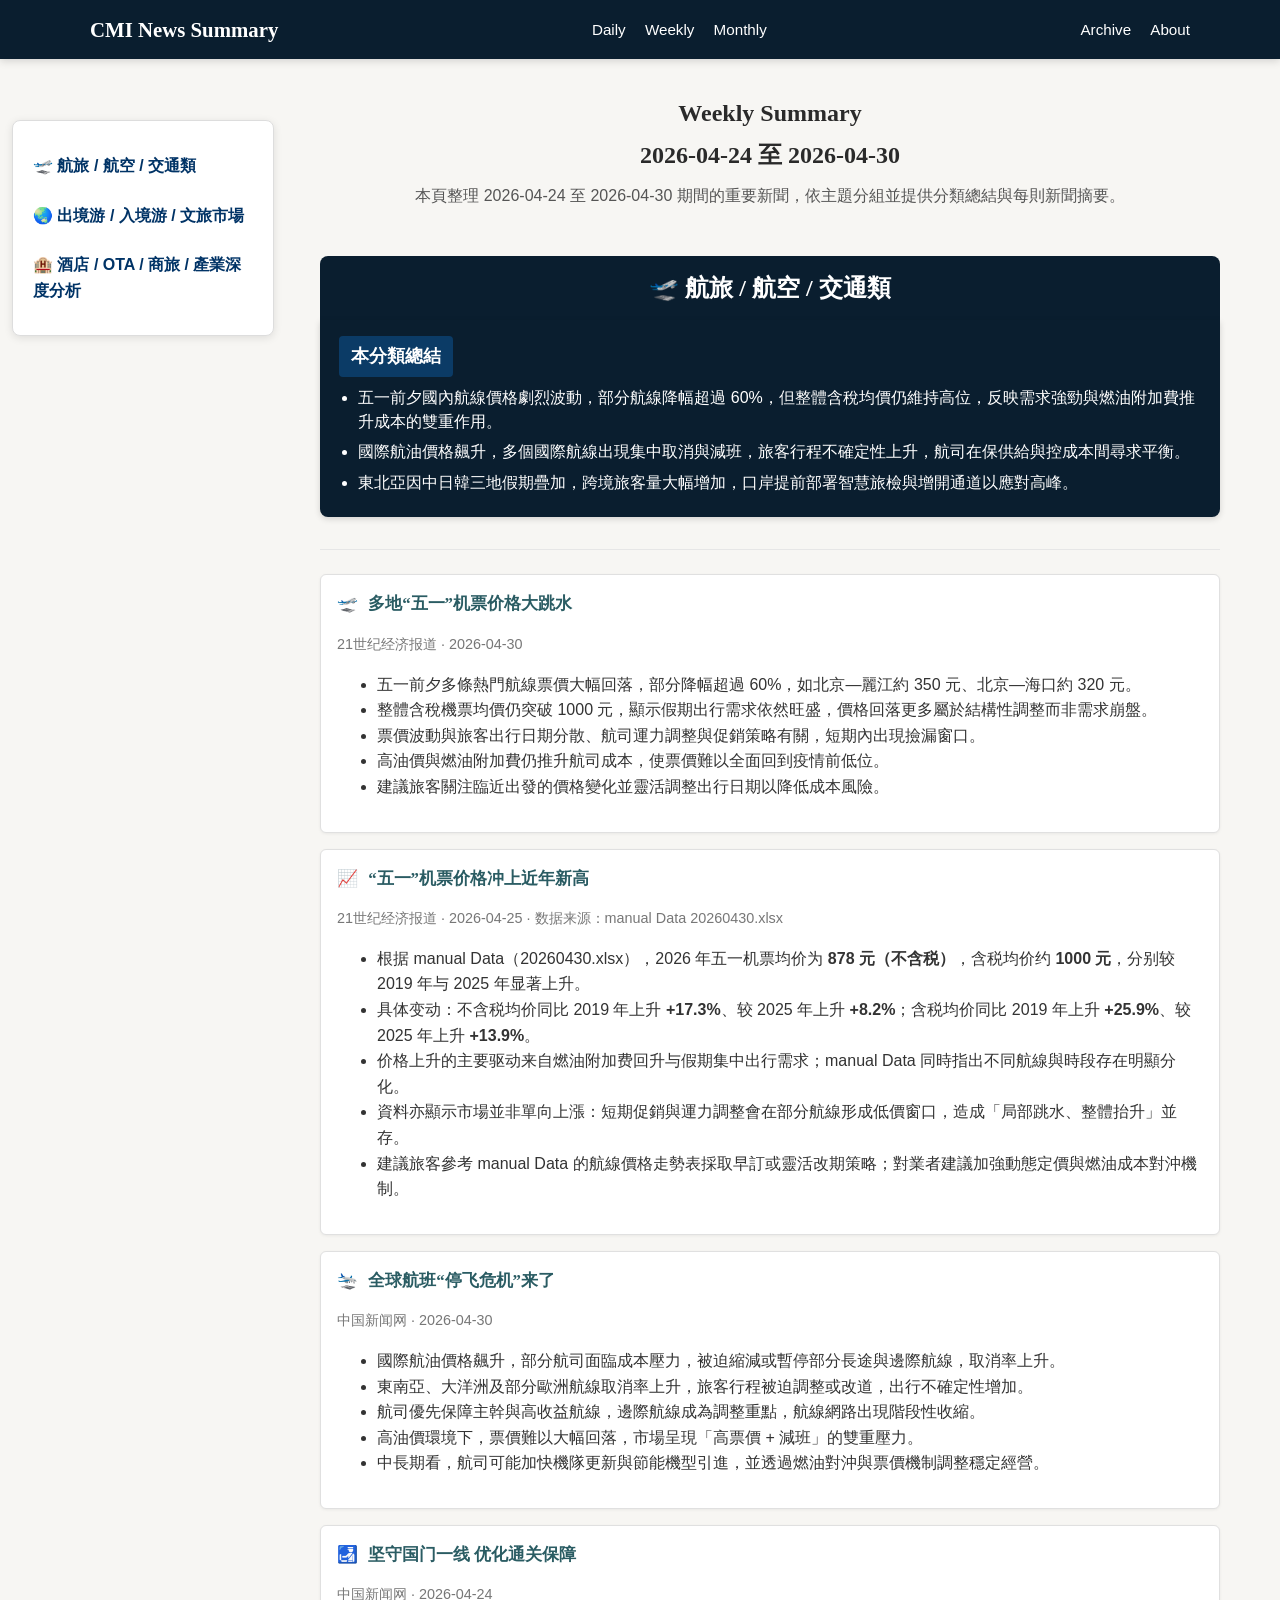
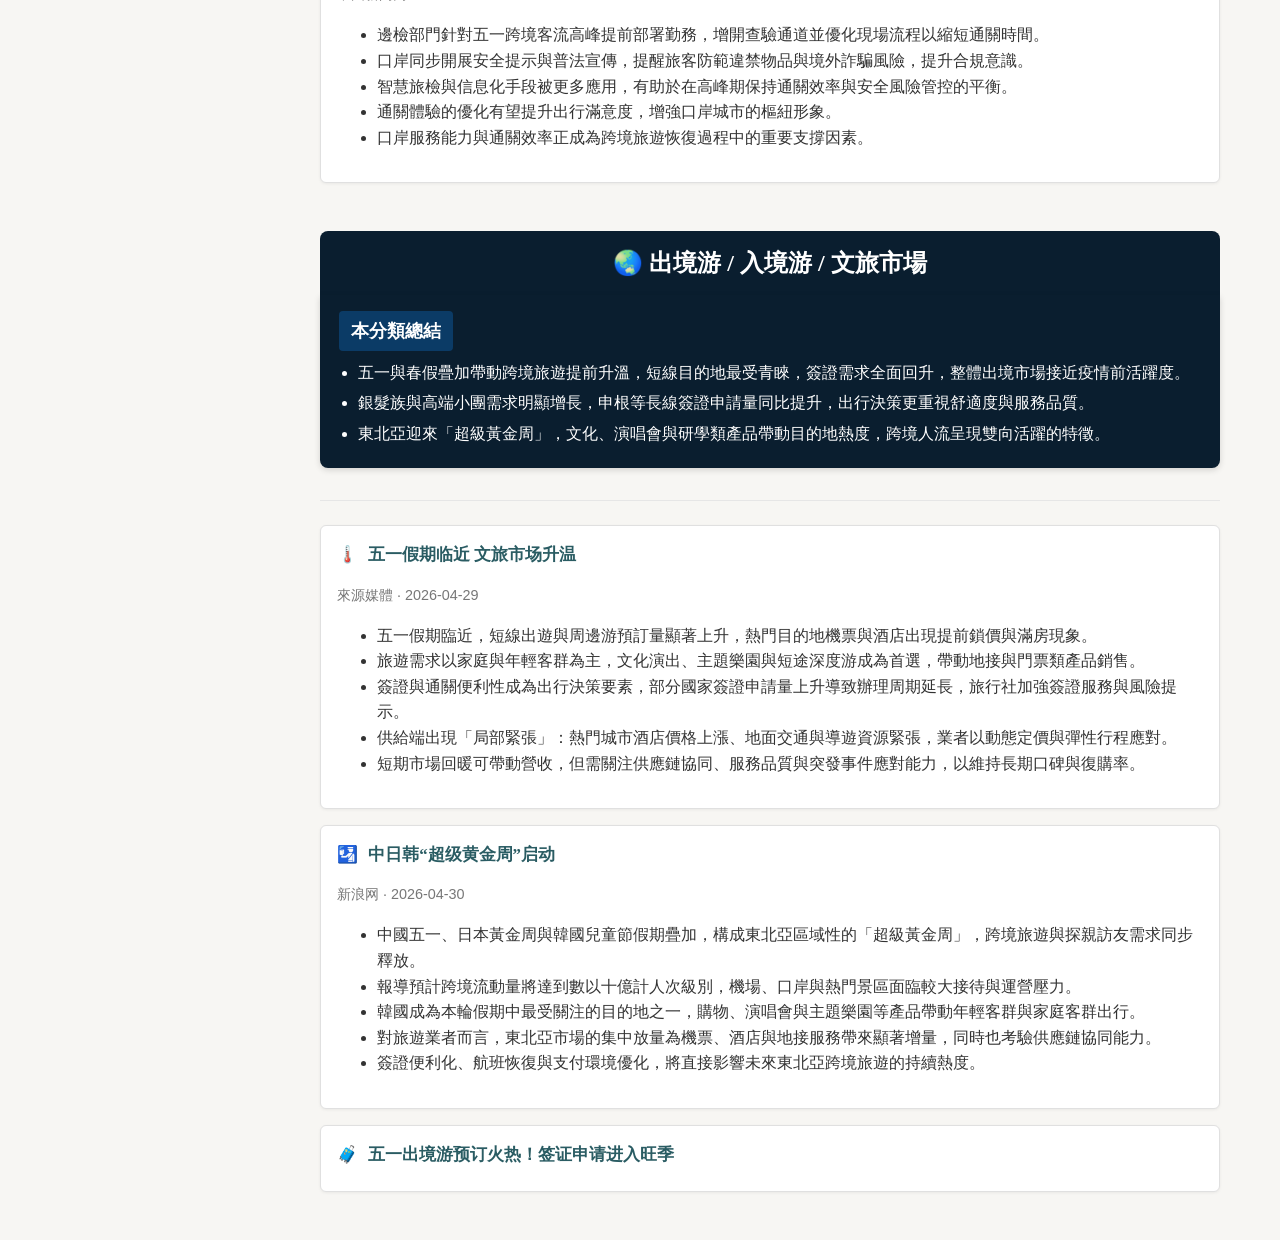
<file: weekly-summary/weekly_summary_20260430_cat.html>
<!DOCTYPE html>
<html lang="zh-Hant">
<head>
  <meta charset="UTF-8">
  <meta name="viewport" content="width=device-width, initial-scale=1">
  <title>Weekly Summary — 2026-04-24 至 2026-04-30</title>
  <link rel="stylesheet" href="../styles.css">
  <style>
    /* 標題與日期同樣置中、無框 */
    h1, h2.date-range {
      text-align: center;
      margin: 0.25rem 0;
      font-weight: 700;
    }

    /* 修正：避免 Weekly Summary 標題被固定 header 擋住 */
    main.container { padding-top: 90px; }

    /* 分類標題置中（保留）但分類總結靠左 */
    .category-title {
      text-align: center;
      margin-top: 1.5rem;
      margin-bottom: 0.5rem;
    }
    .category-summary {
      text-align: left;
      max-width: 900px;
      margin: 0 auto 1rem auto;
      color: #222;
    }
    .summary-title {
      font-weight: 700;
      color: #fff;
      background: #0b3b66;
      display: inline-block;
      padding: 6px 12px;
      border-radius: 4px;
      margin-bottom: 8px;
    }

    /* 卡片與來源 */
    .card { max-width: 900px; margin: 1rem auto; padding: 16px; border-radius: 6px; background:#fff; box-shadow:0 1px 3px rgba(0,0,0,0.06); }
    .card-title { margin: 0 0 6px 0; font-size: 1.05rem; }
    .source { color:#777; font-size:0.9rem; margin-bottom:8px; }
    .section-divider { border: none; border-top: 1px solid #e6e6e6; margin: 1.5rem 0; }

    /* 小圖示 */
    .icon { margin-right:6px; }

    /* 酒店提示 */
    #cat-hotel p { text-align:center; color:#666; margin-top:10px; }

    /* 側邊索引 */
    .side-nav { position: fixed; left: 12px; top: 120px; }
    .side-nav ul { list-style:none; padding:0; margin:0; }
    .side-nav li { margin:8px 0; }
  </style>
</head>

<body>
<header class="site-header">
  <div class="header-inner">
    <div class="logo">
      <a href="../index.html">CMI News Summary</a>
    </div>
    <nav class="nav nav-center">
      <ul>
        <li><a href="../daily/index.html">Daily</a></li>
        <li><a href="../weekly/index.html">Weekly</a></li>
        <li><a href="../monthly/index.html">Monthly</a></li>
      </ul>
    </nav>
    <nav class="nav nav-right">
      <ul>
        <li><a href="../archive.html">Archive</a></li>
        <li><a href="../about.html">About</a></li>
      </ul>
    </nav>
  </div>
</header>

<nav class="side-nav">
  <ul>
    <li><a href="#cat-air">🛫 航旅 / 航空 / 交通類</a></li>
    <li><a href="#cat-travel">🌏 出境游 / 入境游 / 文旅市場</a></li>
    <li><a href="#cat-hotel">🏨 酒店 / OTA / 商旅 / 產業深度分析</a></li>
  </ul>
</nav>

<main class="container">

  <section class="intro">
    <h1>Weekly Summary</h1>
    <h1 class="date-range">2026-04-24 至 2026-04-30</h1>
    <p class="subtitle" style="text-align:center; color:#555; margin-top:8px;">
      本頁整理 2026-04-24 至 2026-04-30 期間的重要新聞，依主題分組並提供分類總結與每則新聞摘要。
    </p>
  </section>

  <!-- ========================= -->
  <!-- 🛫 航旅 / 航空 / 交通類 -->
  <!-- ========================= -->
  <div class="category-block" id="cat-air">
    <h2 class="category-title">🛫 航旅 / 航空 / 交通類</h2>

    <div class="category-summary">
      <div class="summary-title">本分類總結</div>
      <ul>
        <li>五一前夕國內航線價格劇烈波動，部分航線降幅超過 60%，但整體含稅均價仍維持高位，反映需求強勁與燃油附加費推升成本的雙重作用。</li>
        <li>國際航油價格飆升，多個國際航線出現集中取消與減班，旅客行程不確定性上升，航司在保供給與控成本間尋求平衡。</li>
        <li>東北亞因中日韓三地假期疊加，跨境旅客量大幅增加，口岸提前部署智慧旅檢與增開通道以應對高峰。</li>
      </ul>
    </div>
  </div>

  <hr class="section-divider">

  <!-- 4/30 -->
  <div class="card">
    <h3 class="card-title"><span class="icon">🛫</span>
      <a href="https://mp.weixin.qq.com/s?__biz=MjM5NzM2NTMwMQ==&mid=2652127613&idx=2&sn=e711e748af14c88d804cbd1370a52783" target="_blank">
        多地“五一”机票价格大跳水
      </a>
    </h3>
    <p class="source">21世纪经济报道 · 2026-04-30</p>
    <ul>
      <li>五一前夕多條熱門航線票價大幅回落，部分降幅超過 60%，如北京—麗江約 350 元、北京—海口約 320 元。</li>
      <li>整體含稅機票均價仍突破 1000 元，顯示假期出行需求依然旺盛，價格回落更多屬於結構性調整而非需求崩盤。</li>
      <li>票價波動與旅客出行日期分散、航司運力調整與促銷策略有關，短期內出現撿漏窗口。</li>
      <li>高油價與燃油附加費仍推升航司成本，使票價難以全面回到疫情前低位。</li>
      <li>建議旅客關注臨近出發的價格變化並靈活調整出行日期以降低成本風險。</li>
    </ul>
  </div>

  <!-- ★★★ 修正版：五一机票价格冲上近年新高 ★★★ -->
  <div class="card">
    <h3 class="card-title"><span class="icon">📈</span>
      <a href="https://mp.weixin.qq.com/s?__biz=MjI3Njc0NTk4MQ==&mid=2650586529&idx=1&sn=3858394faa903af94191818c6af349f1&chksm=b6f833f2083c268f93e3f4061303f3093965432ae7b8f9b370a09220f84db5fa97b4ddd869f7"
         target="_blank" rel="noopener noreferrer">
        “五一”机票价格冲上近年新高
      </a>
    </h3>
    <p class="source">21世纪经济报道 · 2026-04-25 · 数据来源：manual Data 20260430.xlsx</p>
    <ul>
      <li>根据 manual Data（20260430.xlsx），2026 年五一机票均价为 <strong>878 元（不含税）</strong>，含税均价约 <strong>1000 元</strong>，分别较 2019 年与 2025 年显著上升。</li>
      <li>具体变动：不含税均价同比 2019 年上升 <strong>+17.3%</strong>、较 2025 年上升 <strong>+8.2%</strong>；含税均价同比 2019 年上升 <strong>+25.9%</strong>、较 2025 年上升 <strong>+13.9%</strong>。</li>
      <li>价格上升的主要驱动来自燃油附加费回升与假期集中出行需求；manual Data 同時指出不同航線與時段存在明顯分化。</li>
      <li>資料亦顯示市場並非單向上漲：短期促銷與運力調整會在部分航線形成低價窗口，造成「局部跳水、整體抬升」並存。</li>
      <li>建議旅客參考 manual Data 的航線價格走勢表採取早訂或靈活改期策略；對業者建議加強動態定價與燃油成本對沖機制。</li>
    </ul>
  </div>

  <div class="card">
    <h3 class="card-title"><span class="icon">🛬</span>
      <a href="https://www.chinanews.com.cn/gj/2026/04-28/10612209.shtml" target="_blank">
        全球航班“停飞危机”来了
      </a>
    </h3>
    <p class="source">中国新闻网 · 2026-04-30</p>
    <ul>
      <li>國際航油價格飆升，部分航司面臨成本壓力，被迫縮減或暫停部分長途與邊際航線，取消率上升。</li>
      <li>東南亞、大洋洲及部分歐洲航線取消率上升，旅客行程被迫調整或改道，出行不確定性增加。</li>
      <li>航司優先保障主幹與高收益航線，邊際航線成為調整重點，航線網路出現階段性收縮。</li>
      <li>高油價環境下，票價難以大幅回落，市場呈現「高票價 + 減班」的雙重壓力。</li>
      <li>中長期看，航司可能加快機隊更新與節能機型引進，並透過燃油對沖與票價機制調整穩定經營。</li>
    </ul>
  </div>

  <div class="card">
    <h3 class="card-title"><span class="icon">🛃</span>
      <a href="http://www.sx.chinanews.com.cn/news/2026/0430/248477.html" target="_blank">
        坚守国门一线 优化通关保障
      </a>
    </h3>
    <p class="source">中国新闻网 · 2026-04-24</p>
    <ul>
      <li>邊檢部門針對五一跨境客流高峰提前部署勤務，增開查驗通道並優化現場流程以縮短通關時間。</li>
      <li>口岸同步開展安全提示與普法宣傳，提醒旅客防範違禁物品與境外詐騙風險，提升合規意識。</li>
      <li>智慧旅檢與信息化手段被更多應用，有助於在高峰期保持通關效率與安全風險管控的平衡。</li>
      <li>通關體驗的優化有望提升出行滿意度，增強口岸城市的樞紐形象。</li>
      <li>口岸服務能力與通關效率正成為跨境旅遊恢復過程中的重要支撐因素。</li>
    </ul>
  </div>

  <!-- ========================= -->
  <!-- 🌏 出境游 / 入境游 / 文旅市場 -->
  <!-- ========================= -->
  <div class="category-block" id="cat-travel">
    <h2 class="category-title">🌏 出境游 / 入境游 / 文旅市場</h2>

    <div class="category-summary">
      <div class="summary-title">本分類總結</div>
      <ul>
        <li>五一與春假疊加帶動跨境旅遊提前升溫，短線目的地最受青睞，簽證需求全面回升，整體出境市場接近疫情前活躍度。</li>
        <li>銀髮族與高端小團需求明顯增長，申根等長線簽證申請量同比提升，出行決策更重視舒適度與服務品質。</li>
        <li>東北亞迎來「超級黃金周」，文化、演唱會與研學類產品帶動目的地熱度，跨境人流呈現雙向活躍的特徵。</li>
      </ul>
    </div>
  </div>

  <hr class="section-divider">

  <div class="card">
    <h3 class="card-title"><span class="icon">🌡️</span>
      <a href="https://example.com/article-2026-04-29-warmup" target="_blank">
        五一假期临近 文旅市场升温
      </a>
    </h3>
    <p class="source">來源媒體 · 2026-04-29</p>
    <ul>
      <li>五一假期臨近，短線出遊與周邊游預訂量顯著上升，熱門目的地機票與酒店出現提前鎖價與滿房現象。</li>
      <li>旅遊需求以家庭與年輕客群為主，文化演出、主題樂園與短途深度游成為首選，帶動地接與門票類產品銷售。</li>
      <li>簽證與通關便利性成為出行決策要素，部分國家簽證申請量上升導致辦理周期延長，旅行社加強簽證服務與風險提示。</li>
      <li>供給端出現「局部緊張」：熱門城市酒店價格上漲、地面交通與導遊資源緊張，業者以動態定價與彈性行程應對。</li>
      <li>短期市場回暖可帶動營收，但需關注供應鏈協同、服務品質與突發事件應對能力，以維持長期口碑與復購率。</li>
    </ul>
  </div>

  <div class="card">
    <h3 class="card-title"><span class="icon">🛂</span>
      <a href="https://k.sina.com.cn/article_5953189932_162d6782c06704746a.html" target="_blank">
        中日韩“超级黄金周”启动
      </a>
    </h3>
    <p class="source">新浪网 · 2026-04-30</p>
    <ul>
      <li>中國五一、日本黃金周與韓國兒童節假期疊加，構成東北亞區域性的「超級黃金周」，跨境旅遊與探親訪友需求同步釋放。</li>
      <li>報導預計跨境流動量將達到數以十億計人次級別，機場、口岸與熱門景區面臨較大接待與運營壓力。</li>
      <li>韓國成為本輪假期中最受關注的目的地之一，購物、演唱會與主題樂園等產品帶動年輕客群與家庭客群出行。</li>
      <li>對旅遊業者而言，東北亞市場的集中放量為機票、酒店與地接服務帶來顯著增量，同時也考驗供應鏈協同能力。</li>
      <li>簽證便利化、航班恢復與支付環境優化，將直接影響未來東北亞跨境旅遊的持續熱度。</li>
    </ul>
  </div>

  <div class="card">
    <h3 class="card-title"><span class="icon">🧳</span>
      <a href="https://so.html5.qq.com/page/real/search_news?docid=70000021_37169e835e633052" target="_blank">
        五一出境游预订火热！签证申请进入旺季
</file>
<file: styles.css>
/* ============================
   Base
============================ */
body {
  margin: 0;
  font-family: "Inter", "Noto Sans TC", sans-serif;
  background: #F7F6F3;
  color: #333;
  line-height: 1.6;
}

h1, h2, h3 {
  font-family: "Playfair Display", serif;
  color: #2A2A2A;
}

h2 {
  background: #0A1E2F;
  color: #ffffff;
  padding: 0.6rem 1rem;
  border-radius: 6px;
  margin-top: 3rem;
  margin-bottom: 1rem;
}

a {
  color: #2A5C63;
  text-decoration: none;
}

a:hover {
  text-decoration: underline;
}

/* ============================
   Header（固定懸浮）
============================ */
.site-header {
  position: fixed;
  top: 0;
  left: 0;
  width: 100%;
  z-index: 2000; /* 高於 side-nav */
  background: #0A1E2F;
  color: #ffffff;
  box-shadow: 0 2px 8px rgba(0,0,0,0.15);
}

.header-inner {
  max-width: 1100px;
  margin: 0 auto;
  padding: 0.8rem 1.5rem;
  display: flex;
  align-items: center;
  justify-content: space-between;
  gap: 1.5rem;
}

.logo a {
  font-family: "Playfair Display", serif;
  font-size: 1.3rem;
  font-weight: bold;
  color: #ffffff;
}

/* ============================
   Navigation
============================ */
.nav ul {
  list-style: none;
  margin: 0;
  padding: 0;
  display: flex;
  gap: 1.2rem;
}

.nav a {
  color: #ffffff;
  font-weight: 500;
  font-size: 0.95rem;
}

.nav-center {
  flex: 1;
  display: flex;
  justify-content: center;
}

.nav-right {
  display: flex;
  justify-content: flex-end;
}

/* Dropdown */
.dropdown {
  position: relative;
}

.dropdown > a {
  padding: 0.3rem 0.2rem;
  display: inline-block;
}

.dropdown-menu {
  display: none !important;
  position: absolute;
  top: 100%;
  left: 0;
  background: #ffffff;
  border: 1px solid #ddd;
  padding: 0.5rem 0;
  list-style: none;
  min-width: 150px;
  z-index: 3000;
}

.dropdown:hover > .dropdown-menu {
  display: block !important;
}

.dropdown-menu li {
  padding: 0.3rem 1rem;
  white-space: nowrap;
}

.dropdown-menu li a {
  color: #2A2A2A;
  display: block;
}

.dropdown-menu li a:hover {
  background: #f2f2f2;
}

/* ============================
   Layout
============================ */
main {
  margin-top: 90px; /* 避開固定 header */
}

.container {
  max-width: 900px;
  margin: 0 auto;
  padding: 2rem 1rem;
  transform: translateX(130px); /* 讓內容置中 + 偏移 */
}

/* ============================
   Intro
============================ */
.intro {
  text-align: center;
  margin-bottom: 3rem;
}

.subtitle {
  color: #555;
}

.update-time {
  margin-top: 0.5rem;
  color: #777;
}

/* ============================
   Cards
============================ */
.card {
  background: white;
  padding: 1.5rem;
  border-radius: 6px;
  border: 1px solid #e0e0e0;
  margin-bottom: 2rem;
  transition: box-shadow 0.2s ease;
}

.card:hover {
  box-shadow: 0 4px 12px rgba(0,0,0,0.08);
}

.card-title {
  margin-top: 0;
  margin-bottom: 0.5rem;
}

.source {
  color: #777;
  font-size: 0.9rem;
  margin-bottom: 1rem;
}

/* ============================
   Side Navigation（固定懸浮）
============================ */
.side-nav {
  position: fixed;
  top: 120px; /* 避開 header */
  left: 20px;
  background-color: #ffffff;
  border: 1px solid #ddd;
  border-radius: 8px;
  box-shadow: 0 2px 8px rgba(0,0,0,0.1);
  padding: 16px 20px;
  width: auto;
  max-width: 220px;
  z-index: 1500;
}

.side-nav ul {
  list-style: none;
  margin: 0;
  padding: 0;
}

.side-nav li {
  margin-bottom: 10px;
}

.side-nav a {
  display: block;
  padding: 8px 0;
  color: #003366;
  font-weight: 600;
  text-decoration: none;
  transition: all 0.2s ease;
}

.side-nav a:hover {
  color: #ffffff;
  background-color: #0055aa;
  border-radius: 6px;
  padding-left: 10px;
  box-shadow: 0 2px 6px rgba(0,0,0,0.15);
}

/* ============================
   Footer
============================ */
.footer {
  text-align: center;
  padding: 2rem;
  color: #666;
}

/* ============================
   Basic Mobile RWD
============================ */
@media (max-width: 900px) {
  .container {
    margin-left: 0; /* 移除 side-nav 空間 */
  }

  .side-nav {
    display: none; /* 手機版隱藏側欄 */
  }

  .header-inner {
    flex-direction: column;
    gap: 0.5rem;
  }
}



.category-summary {
  background: #0A1E2F;
  color: #ffffff;
  padding: 1rem 1.2rem;
  border-radius: 8px;
  margin-bottom: 1.5rem;
  margin-top: 2rem;
  box-shadow: 0 2px 6px rgba(0,0,0,0.15);
}

.category-summary .summary-title {
  font-size: 1.1rem;
  font-weight: 700;
  margin-bottom: 0.6rem;
}

.category-summary ul {
  margin: 0;
  padding-left: 1.2rem;
}

.category-summary li {
  margin-bottom: 0.4rem;
  line-height: 1.5;
}



/* 重點摘要區塊（接在分類標題下方） */
/* 整個分類區塊 */
.category-block {
  margin-top: 3rem;
  margin-bottom: 2rem;
}

/* 分類標題（深海軍藍） */
.category-title {
  background: #0A1E2F;
  color: #ffffff;
  padding: 0.8rem 1rem;
  border-radius: 8px 8px 0 0;
  margin: 0;
}

/* 摘要框（深海軍藍） */
.category-summary {
  background: #0A1E2F; /* 深海軍藍 */
  color: #ffffff;
  padding: 1rem 1.2rem;
  border-radius: 0 0 8px 8px;
  border: none;
  box-shadow: 0 2px 6px rgba(0,0,0,0.15);
}

/* 摘要框標題 */
.summary-title {
  font-size: 1.05rem;
  font-weight: 700;
  margin-bottom: 0.6rem;
  color: #ffffff; /* 白字 */
}

/* 摘要框列表 */
.category-summary ul {
  margin: 0;
  padding-left: 1.2rem;
}

.category-summary li {
  margin-bottom: 0.4rem;
  line-height: 1.5;
  color: #ffffff; /* 白字 */
}
/* 取消分類標題與摘要框之間的空白 */
.category-title {
  margin-bottom: 0 !important;
}

main.container { padding-top: 90px; }

.category-summary {
  margin-top: 0 !important;
}
</file>
